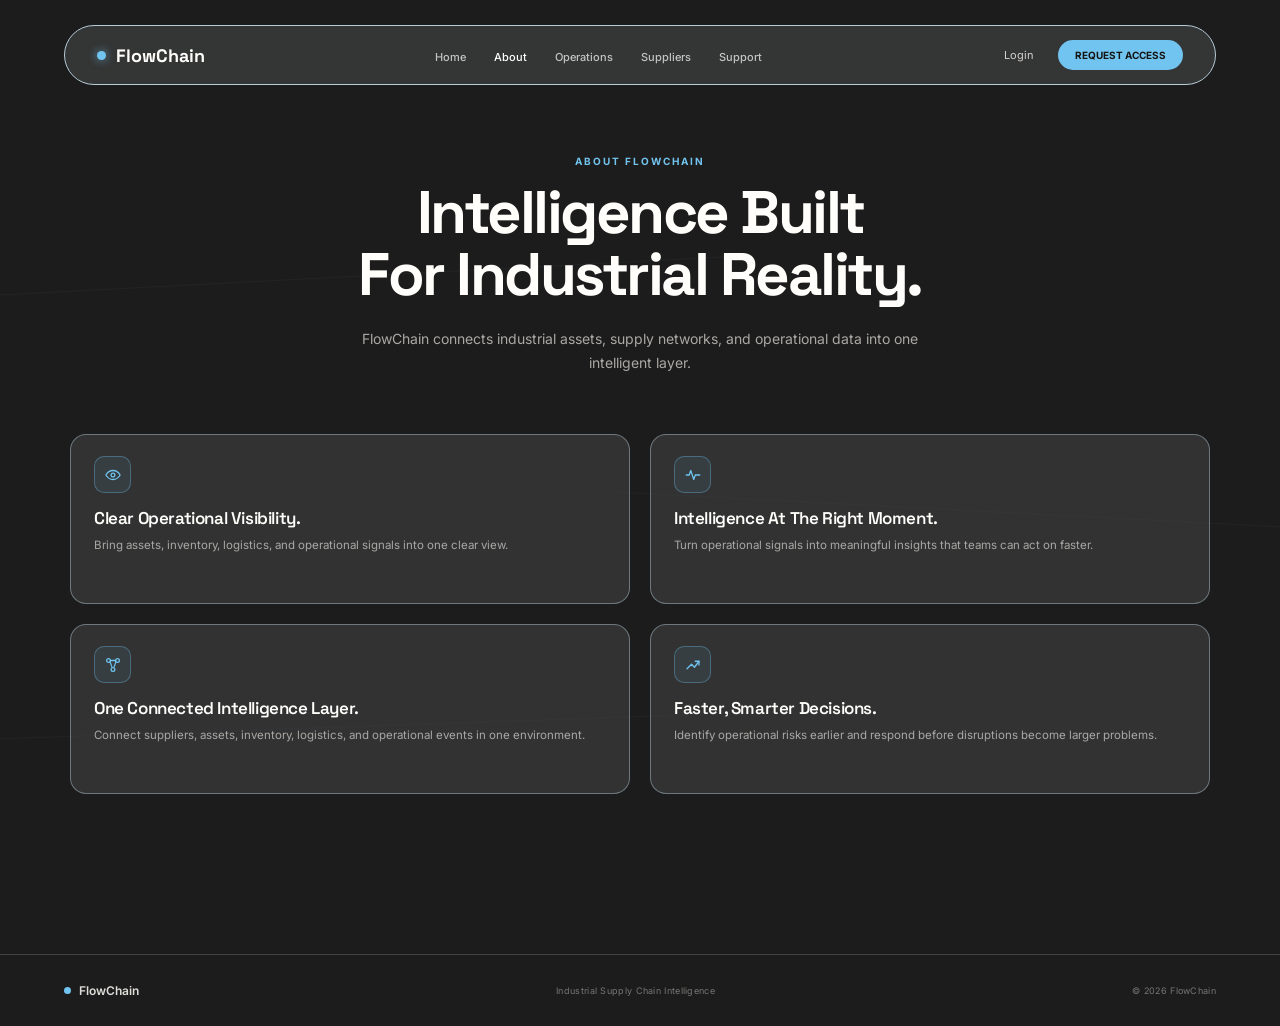
<file: about.html>
<!DOCTYPE html>
<html lang="en">

<head>

<meta charset="UTF-8">

<meta
    name="viewport"
    content="width=device-width, initial-scale=1.0"
>

<title>About FlowChain | Industrial Intelligence</title>


<link rel="preconnect" href="https://fonts.googleapis.com">

<link
    rel="preconnect"
    href="https://fonts.gstatic.com"
    crossorigin
>

<link
    href="https://fonts.googleapis.com/css2?family=Inter:wght@300;400;500;600;700;800&family=Space+Grotesk:wght@400;600;700&display=swap"
    rel="stylesheet"
>


<link rel="stylesheet" href="css/about.css">

</head>


<body>


<!-- =========================================================
     NAVBAR
========================================================= -->

<header class="navbar-glass">

    <a
        href="index.html"
        class="nav-brand"
    >

        <span class="logo-dot"></span>

        <span>
            FlowChain
        </span>

    </a>


    <nav>

        <ul class="nav-links">

            <li>
                <a href="index.html">
                    Home
                </a>
            </li>

            <li>
                <a
                    href="about.html"
                    class="active"
                >
                    About
                </a>
            </li>

            <li>
                <a href="inventory.html">
                    Operations
                </a>
            </li>

            <li>
                <a href="suppliers.html">
                    Suppliers
                </a>
            </li>

            <li>
                <a href="contact.html">
                    Support
                </a>
            </li>

        </ul>

    </nav>


    <div
        class="nav-actions"
        id="navActions"
    >

        <a
            href="login.html"
            class="login"
        >
            Login
        </a>

        <a
            href="register.html"
            class="access"
        >
            REQUEST ACCESS
        </a>

    </div>

</header>


<!-- =========================================================
     BACKGROUND
========================================================= -->

<div class="tech-network">

    <div class="network-line line-a"></div>

    <div class="network-line line-b"></div>

    <div class="network-line line-c"></div>

</div>


<!-- =========================================================
     ABOUT CONTENT
========================================================= -->

<main class="about-container">


    <!-- HERO -->

    <section class="hero-section">

        <div class="hero-label">
            ABOUT FLOWCHAIN
        </div>


        <h1>

            Intelligence Built<br>

            For Industrial Reality.

        </h1>


        <p>

            FlowChain connects industrial assets,
            supply networks, and operational data
            into one intelligent layer.

        </p>

    </section>


    <!-- =====================================================
         INFORMATION CARDS
    ====================================================== -->

    <section class="content-grid">


        <!-- CARD 01 -->

        <article class="info-card">


            <div class="info-icon">

                <svg viewBox="0 0 24 24">

                    <path
                        d="M2.5 12s3.5-6 9.5-6
                        9.5 6 9.5 6-3.5 6-9.5 6
                        -9.5-6-9.5-6z"
                    ></path>

                    <circle
                        cx="12"
                        cy="12"
                        r="2.5"
                    ></circle>

                </svg>

            </div>


            <h2>
                Clear Operational Visibility.
            </h2>


            <p>

                Bring assets, inventory, logistics,
                and operational signals into one
                clear view.

            </p>


        </article>


        <!-- CARD 02 -->

        <article class="info-card">


            <div class="info-icon">

                <svg viewBox="0 0 24 24">

                    <path
                        d="M3 12h4l2-6 4 12
                        2-6h6"
                    ></path>

                </svg>

            </div>


            <h2>
                Intelligence At The Right Moment.
            </h2>


            <p>

                Turn operational signals into
                meaningful insights that teams
                can act on faster.

            </p>


        </article>


        <!-- CARD 03 -->

        <article class="info-card">


            <div class="info-icon">

                <svg viewBox="0 0 24 24">

                    <circle
                        cx="6"
                        cy="6"
                        r="2.5"
                    ></circle>

                    <circle
                        cx="18"
                        cy="6"
                        r="2.5"
                    ></circle>

                    <circle
                        cx="12"
                        cy="18"
                        r="2.5"
                    ></circle>

                    <path
                        d="M8 7.5l2.5 7"
                    ></path>

                    <path
                        d="M16 7.5l-2.5 7"
                    ></path>

                    <path
                        d="M8.5 6h7"
                    ></path>

                </svg>

            </div>


            <h2>
                One Connected Intelligence Layer.
            </h2>


            <p>

                Connect suppliers, assets,
                inventory, logistics, and
                operational events in one environment.

            </p>


        </article>


        <!-- CARD 04 -->

        <article class="info-card">


            <div class="info-icon">

                <svg viewBox="0 0 24 24">

                    <path
                        d="M4 17l6-6
                        4 4 6-8"
                    ></path>

                    <path
                        d="M15 7h5v5"
                    ></path>

                </svg>

            </div>


            <h2>
                Faster, Smarter Decisions.
            </h2>


            <p>

                Identify operational risks earlier
                and respond before disruptions
                become larger problems.

            </p>


        </article>


    </section>


</main>


<!-- =========================================================
     FOOTER
========================================================= -->

<footer class="site-footer">


    <div class="footer-inner">


        <div class="footer-brand">

            <span class="footer-dot"></span>

            <span>
                FlowChain
            </span>

        </div>


        <div class="footer-copy">

            Industrial Supply Chain Intelligence

        </div>


        <div class="footer-year">

            © 2026 FlowChain

        </div>


    </div>


</footer>


<!-- =========================================================
     USER SESSION
========================================================= -->

<script src="js/about.js"></script>


</body>

</html>
</file>
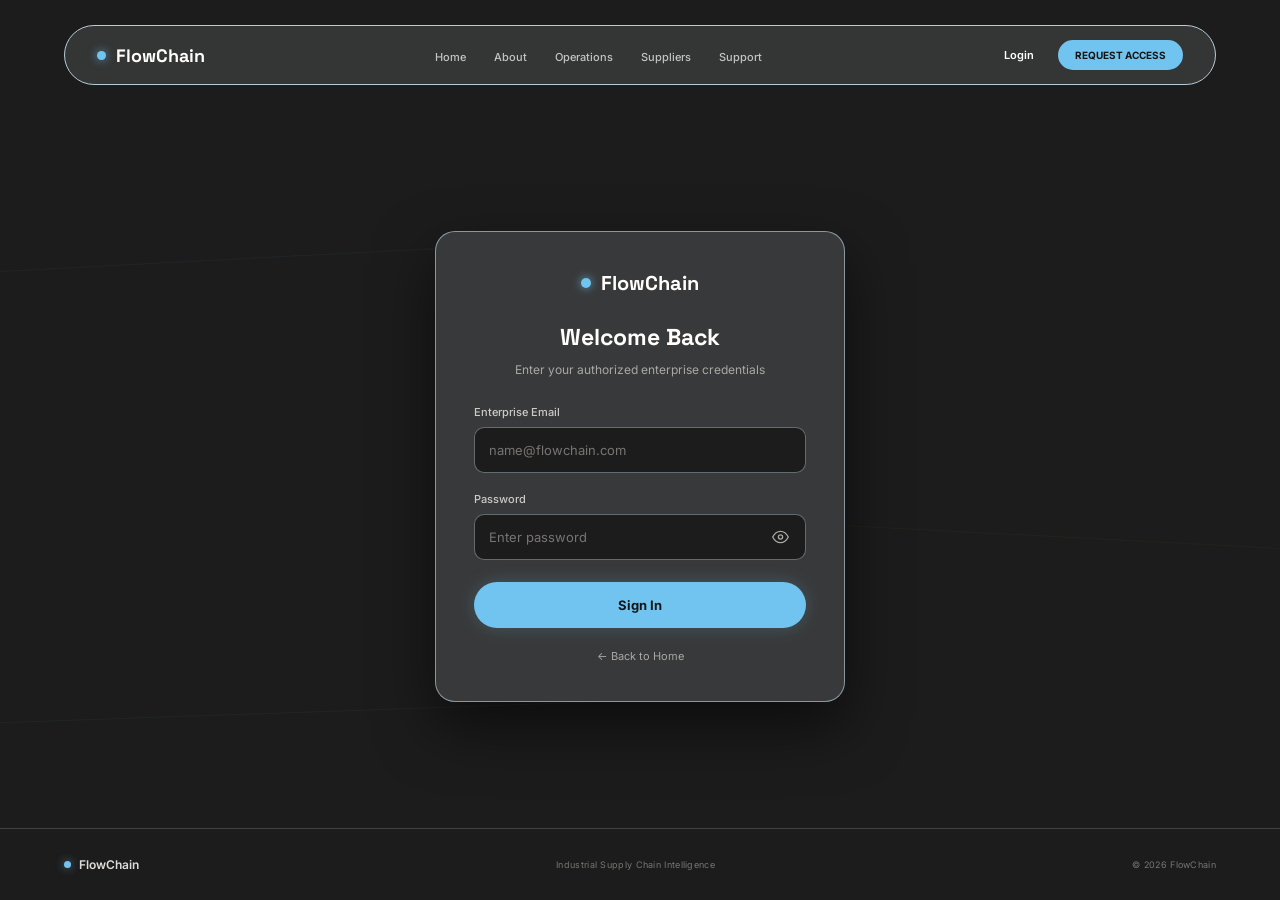
<file: admin-dashboard.html>
<!DOCTYPE html>
<html lang="en">

<head>

<meta charset="UTF-8">

<meta
    name="viewport"
    content="width=device-width, initial-scale=1.0"
>

<title>FlowChain — Admin Dashboard</title>

<link
    rel="preconnect"
    href="https://fonts.googleapis.com"
>

<link
    rel="preconnect"
    href="https://fonts.gstatic.com"
    crossorigin
>

<link
    href="https://fonts.googleapis.com/css2?family=Inter:wght@300;400;500;600;700;800&family=Space+Grotesk:wght@400;600;700&display=swap"
    rel="stylesheet"
>

<link rel="stylesheet" href="css/admin-dashboard.css">

</head>


<body>


<!-- =========================================================
     BACKGROUND
========================================================= -->

<div class="tech-network">

    <div class="network-line line-a"></div>

    <div class="network-line green line-b"></div>

    <div class="network-line line-c"></div>

    <div class="signal s1"></div>

    <div class="signal green s2"></div>

    <div class="signal s3"></div>

</div>


<!-- =========================================================
     NAVBAR
========================================================= -->

<header class="navbar-glass">

    <a
        href="index.html"
        class="nav-brand"
    >

        <div class="logo-dot"></div>

        <span>
            FlowChain
        </span>

    </a>


    <nav>

        <ul class="nav-links">

            <li>
                <a href="index.html">
                    Home
                </a>
            </li>

            <li>
                <a href="about.html">
                    About
                </a>
            </li>

            <li>
                <a href="inventory.html">
                    Operations
                </a>
            </li>

            <li>
                <a href="suppliers.html">
                    Suppliers
                </a>
            </li>

            <li>
                <a href="contact.html">
                    Support
                </a>
            </li>

        </ul>

    </nav>


    <div
        class="nav-actions"
        id="navActions"
    >

        <a
            href="login.html"
            class="btn-login"
        >
            Login
        </a>

        <a
            href="register.html"
            class="btn-access"
        >
            REQUEST ACCESS
        </a>

    </div>

</header>


<!-- =========================================================
     ADMIN DASHBOARD
========================================================= -->

<main class="dashboard-container">


    <!-- HEADER -->

    <section class="dashboard-header">

        <div class="dashboard-title">

            <h1>
                Control Center
            </h1>

            <p>
                Monitor platform activity, supplier performance, and operational requests.
            </p>

        </div>


        <div class="admin-badge">

            <span></span>

            ADMIN ACCESS

        </div>

    </section>


    <!-- =====================================================
         KPI CARDS
    ====================================================== -->

    <section class="kpi-grid">


        <!-- ACTIVE SUPPLIERS -->

        <div class="kpi-card">

            <div class="kpi-top">

                <div class="kpi-icon">

                    <svg viewBox="0 0 24 24">

                        <path d="M3 21h18"></path>

                        <path d="M5 21V8l7-4 7 4v13"></path>

                        <path d="M9 21v-6h6v6"></path>

                    </svg>

                </div>

                <span class="kpi-status">
                    LIVE
                </span>

            </div>

            <div class="kpi-label">
                Active Suppliers
            </div>

            <div class="kpi-value green">
                04
            </div>

        </div>


        <!-- PROCUREMENT -->

        <div class="kpi-card">

            <div class="kpi-top">

                <div class="kpi-icon">

                    <svg viewBox="0 0 24 24">

                        <path d="M12 2v20"></path>

                        <path d="M17 5H9.5a3.5 3.5 0 0 0 0 7h5a3.5 3.5 0 0 1 0 7H6"></path>

                    </svg>

                </div>

                <span class="kpi-status">
                    +8.4%
                </span>

            </div>

            <div class="kpi-label">
                Procurement Volume
            </div>

            <div class="kpi-value">
                $2.4M
            </div>

        </div>


        <!-- PENDING REQUESTS -->

        <div class="kpi-card">

            <div class="kpi-top">

                <div class="kpi-icon">

                    <svg viewBox="0 0 24 24">

                        <path d="M18 8A6 6 0 0 0 6 8c0 7-3 9-3 9h18s-3-2-3-9"></path>

                        <path d="M13.73 21a2 2 0 0 1-3.46 0"></path>

                    </svg>

                </div>

                <span class="kpi-status">
                    ATTENTION
                </span>

            </div>

            <div class="kpi-label">
                Pending Requests
            </div>

            <div
                class="kpi-value orange"
                id="pendingRequestsCount"
            >
                00
            </div>

        </div>


        <!-- PLATFORM UPTIME -->

        <div class="kpi-card">

            <div class="kpi-top">

                <div class="kpi-icon">

                    <svg viewBox="0 0 24 24">

                        <polyline
                            points="22 12 18 12 15 21 9 3 6 12 2 12"
                        ></polyline>

                    </svg>

                </div>

                <span class="kpi-status">
                    STABLE
                </span>

            </div>

            <div class="kpi-label">
                Platform Uptime
            </div>

            <div class="kpi-value green">
                99.98%
            </div>

        </div>


    </section>


    <!-- =====================================================
         MAIN PANELS
    ====================================================== -->

    <section class="dashboard-grid">


        <!-- ACCESS REQUESTS -->

        <div
            class="panel"
            id="accessRequests"
        >

            <div class="panel-header">

                <h2>
                    Access Requests
                </h2>

                <span id="requestSummary">
                    Loading...
                </span>

            </div>


            <div
                class="request-list"
                id="requestList"
            >

                <div class="empty-requests">
                    Loading access requests...
                </div>

            </div>

        </div>


        <!-- SYSTEM STATUS -->

        <div class="panel">

            <div class="panel-header">

                <h2>
                    System Status
                </h2>

                <span>
                    Live
                </span>

            </div>


            <div class="system-list">


                <div class="system-item">

                    <div class="system-name">

                        <span class="system-dot"></span>

                        Platform Core

                    </div>

                    <span class="system-state">
                        Operational
                    </span>

                </div>


                <div class="system-item">

                    <div class="system-name">

                        <span class="system-dot"></span>

                        Telemetry Engine

                    </div>

                    <span class="system-state">
                        Operational
                    </span>

                </div>


                <div class="system-item">

                    <div class="system-name">

                        <span class="system-dot"></span>

                        Supplier Network

                    </div>

                    <span class="system-state">
                        Operational
                    </span>

                </div>


                <div class="system-item">

                    <div class="system-name">

                        <span class="system-dot warning"></span>

                        Notification Service

                    </div>

                    <span class="system-state">
                        Degraded
                    </span>

                </div>


                <div class="system-item">

                    <div class="system-name">

                        <span class="system-dot"></span>

                        Data Processing

                    </div>

                    <span class="system-state">
                        Operational
                    </span>

                </div>


            </div>

        </div>


    </section>


    <!-- =====================================================
         SUPPLIER PERFORMANCE
    ====================================================== -->

    <section class="panel supplier-panel">

        <div class="panel-header">

            <h2>
                Supplier Performance
            </h2>

            <span>
                Last 30 days
            </span>

        </div>


        <table class="supplier-table">

            <thead>

                <tr>

                    <th>
                        Supplier
                    </th>

                    <th>
                        Category
                    </th>

                    <th>
                        Performance
                    </th>

                    <th>
                        Lead Time
                    </th>

                    <th>
                        Status
                    </th>

                    <th></th>

                </tr>

            </thead>


            <tbody>


                <tr>

                    <td>
                        <div class="supplier-name">
                            Apex Heavy Industries
                        </div>
                    </td>

                    <td>
                        <span class="supplier-category">
                            Hydraulic Systems
                        </span>
                    </td>

                    <td>
                        <span class="performance">
                            99.2%
                        </span>
                    </td>

                    <td>
                        3 Days
                    </td>

                    <td>
                        <span class="performance">
                            Verified
                        </span>
                    </td>

                    <td>
                        <a
                            href="supplier-details.html?id=apex"
                            class="view-link"
                        >
                            View
                        </a>
                    </td>

                </tr>


                <tr>

                    <td>
                        <div class="supplier-name">
                            Titanium Core Logistics
                        </div>
                    </td>

                    <td>
                        <span class="supplier-category">
                            Industrial Transport
                        </span>
                    </td>

                    <td>
                        <span class="performance">
                            98.5%
                        </span>
                    </td>

                    <td>
                        5 Days
                    </td>

                    <td>
                        <span class="performance">
                            Verified
                        </span>
                    </td>

                    <td>
                        <a
                            href="supplier-details.html?id=titanium"
                            class="view-link"
                        >
                            View
                        </a>
                    </td>

                </tr>


                <tr>

                    <td>
                        <div class="supplier-name">
                            Gulf Petro-Parts Corp
                        </div>
                    </td>

                    <td>
                        <span class="supplier-category">
                            Refinery Components
                        </span>
                    </td>

                    <td>
                        <span class="performance">
                            99.7%
                        </span>
                    </td>

                    <td>
                        2 Days
                    </td>

                    <td>
                        <span class="performance">
                            Verified
                        </span>
                    </td>

                    <td>
                        <a
                            href="supplier-details.html?id=gulf"
                            class="view-link"
                        >
                            View
                        </a>
                    </td>

                </tr>


                <tr>

                    <td>
                        <div class="supplier-name">
                            Omega Logistics
                        </div>
                    </td>

                    <td>
                        <span class="supplier-category">
                            Secondary Transport
                        </span>
                    </td>

                    <td>
                        <span class="risk">
                            64.5%
                        </span>
                    </td>

                    <td>
                        <span class="risk">
                            14 Days
                        </span>
                    </td>

                    <td>
                        <span class="risk">
                            High Risk
                        </span>
                    </td>

                    <td>
                        <a
                            href="supplier-details.html?id=omega"
                            class="view-link"
                        >
                            Review
                        </a>
                    </td>

                </tr>


            </tbody>

        </table>

    </section>


    <!-- =====================================================
         QUICK ACTIONS — FOUR CARDS
    ====================================================== -->

    <section class="quick-actions">


        <!-- REVIEW REQUESTS -->

        <a
            href="requests.html"
            class="action-card"
        >

            <div class="action-icon">

                <svg viewBox="0 0 24 24">

                    <path
                        d="M21 15a2 2 0 0 1-2 2H8l-5 4V5a2 2 0 0 1 2-2h14a2 2 0 0 1 2 2z"
                    ></path>

                </svg>

            </div>


            <div>

                <div class="action-title">
                    Review Requests
                </div>

                <div class="action-text">
                    Manage pending access
                </div>

            </div>

        </a>


        <!-- SUPPLIER NETWORK -->

        <a
            href="suppliers.html"
            class="action-card"
        >

            <div class="action-icon">

                <svg viewBox="0 0 24 24">

                    <path d="M3 21h18"></path>

                    <path d="M5 21V8l7-4 7 4v13"></path>

                    <path d="M9 21v-6h6v6"></path>

                </svg>

            </div>


            <div>

                <div class="action-title">
                    Supplier Network
                </div>

                <div class="action-text">
                    Manage verified suppliers
                </div>

            </div>

        </a>


        <!-- OPERATIONS -->

        <a
            href="inventory.html"
            class="action-card"
        >

            <div class="action-icon">

                <svg viewBox="0 0 24 24">

                    <path
                        d="M21 16V8a2 2 0 0 0-1-1.73l-7-4a2 2 0 0 0-2 0l-7 4A2 2 0 0 0 3 8v8a2 2 0 0 0 1 1.73l7 4a2 2 0 0 0 2 0l7-4A2 2 0 0 0 21 16z"
                    ></path>

                    <polyline
                        points="3.27 6.96 12 12.01 20.73 6.96"
                    ></polyline>

                    <line
                        x1="12"
                        y1="22.08"
                        x2="12"
                        y2="12"
                    ></line>

                </svg>

            </div>


            <div>

                <div class="action-title">
                    Operations
                </div>

                <div class="action-text">
                    View asset intelligence
                </div>

            </div>

        </a>


        <!-- ANALYTICS -->

        <a
            href="analytics.html"
            class="action-card"
        >

            <div class="action-icon">

                <svg viewBox="0 0 24 24">

                    <line
                        x1="4"
                        y1="19"
                        x2="4"
                        y2="10"
                    ></line>

                    <line
                        x1="10"
                        y1="19"
                        x2="10"
                        y2="5"
                    ></line>

                    <line
                        x1="16"
                        y1="19"
                        x2="16"
                        y2="8"
                    ></line>

                    <line
                        x1="22"
                        y1="19"
                        x2="22"
                        y2="3"
                    ></line>

                </svg>

            </div>


            <div>

                <div class="action-title">
                    Analytics
                </div>

                <div class="action-text">
                    View operational insights
                </div>

            </div>

        </a>


    </section>


</main>


<!-- =========================================================
     FOOTER
========================================================= -->

<footer class="site-footer">

    <div class="footer-inner">

        <div class="footer-brand">

            <span class="footer-dot"></span>

            FlowChain

        </div>


        <div class="footer-copy">
            Industrial Intelligence Platform
        </div>


        <div class="footer-year">
            © 2026 FlowChain
        </div>

    </div>

</footer>


<script src="js/admin-dashboard.js"></script>


</body>

</html>
</file>
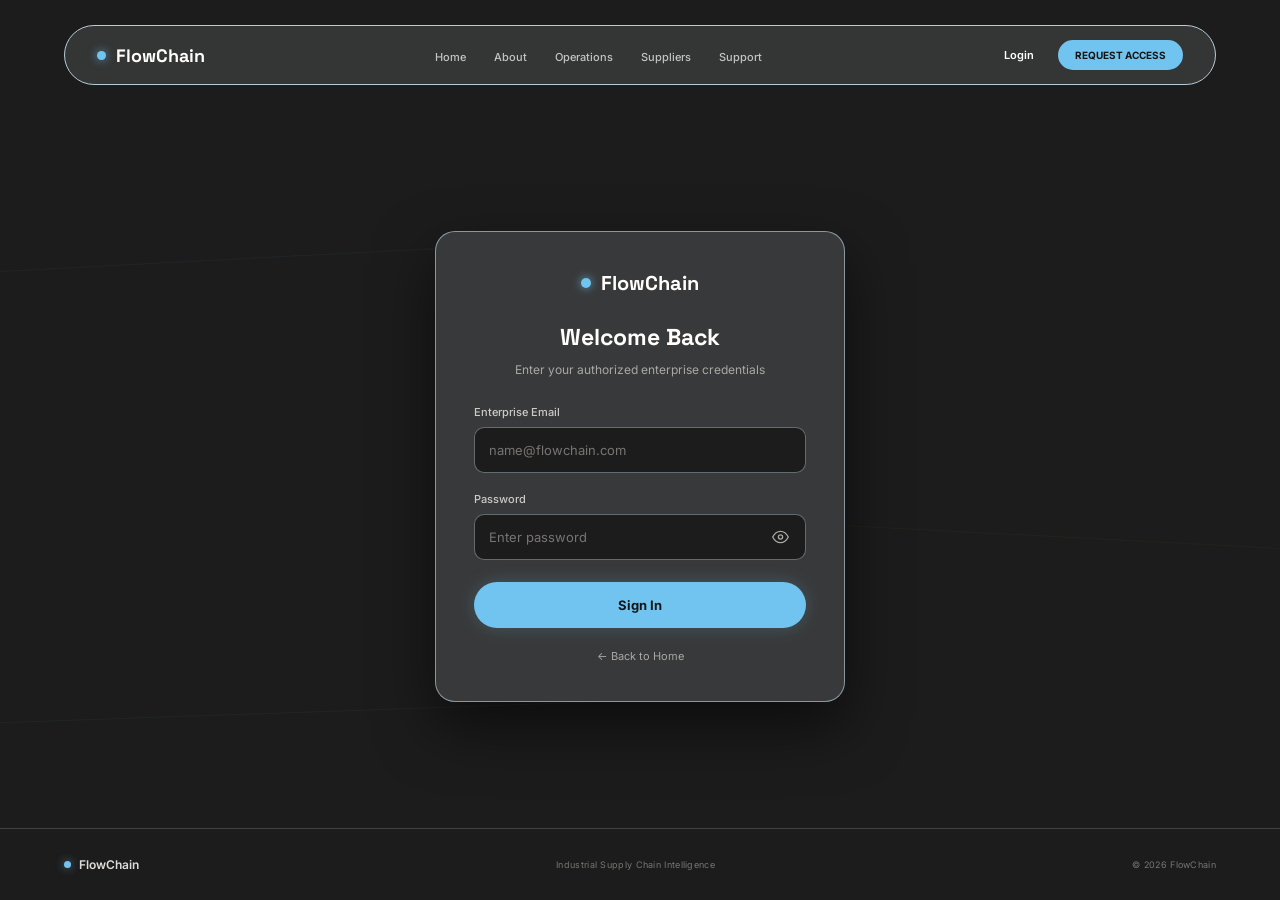
<file: analytics.html>
<!DOCTYPE html>
<html lang="en">

<head>

    <meta charset="UTF-8">
    <meta name="viewport" content="width=device-width, initial-scale=1.0">

    <title>FlowChain | Analytics</title>

    <!-- GOOGLE FONTS -->
    <link rel="preconnect" href="https://fonts.googleapis.com">
    <link rel="preconnect" href="https://fonts.gstatic.com" crossorigin>

    <link
        href="https://fonts.googleapis.com/css2?family=Inter:wght@300;400;500;600;700;800&family=Space+Grotesk:wght@400;600;700&display=swap"
        rel="stylesheet"
    >

    <link rel="stylesheet" href="css/analytics.css">

</head>


<body>


    <!-- =========================
         BACKGROUND NETWORK
    ========================= -->

    <div class="tech-network">

        <div class="network-line line-a"></div>

        <div class="network-line line-b green"></div>

        <div class="network-line line-c"></div>

        <div class="signal s1"></div>

        <div class="signal s2 green"></div>

        <div class="signal s3"></div>

    </div>


    <!-- =========================
         NAVBAR
    ========================= -->

    <header class="navbar-glass">

        <a href="index.html" class="nav-brand">

            <span class="logo-dot"></span>

            <span>
                FlowChain
            </span>

        </a>


        <nav>

            <ul class="nav-links">

                <li>
                    <a href="index.html">
                        Home
                    </a>
                </li>

                <li>
                    <a href="about.html">
                        About
                    </a>
                </li>

                <li>
                    <a href="inventory.html">
                        Operations
                    </a>
                </li>

                <li>
                    <a href="suppliers.html">
                        Suppliers
                    </a>
                </li>

                <li>
                    <a href="analytics.html" class="active">
                        Analytics
                    </a>
                </li>

                <li>
                    <a href="contact.html">
                        Support
                    </a>
                </li>

            </ul>

        </nav>


        <!-- IMPORTANT:
             This is the same navActions system
             used by your Admin Dashboard.
        -->

        <div
            class="nav-actions"
            id="navActions"
        >

            <a
                href="login.html"
                class="btn-login"
            >
                Login
            </a>

            <a
                href="register.html"
                class="btn-access"
            >
                REQUEST ACCESS
            </a>

        </div>

    </header>


    <!-- =========================
         ANALYTICS PAGE
    ========================= -->

    <main class="analytics-container">


        <!-- PAGE TITLE -->

        <section class="analytics-header">

            <div class="analytics-kicker">
                EXECUTIVE INTELLIGENCE
            </div>

            <h1>
                Operational Data.<br>
                Decision Intelligence.
            </h1>

        </section>


        <!-- =========================
             POWER BI DASHBOARD
        ========================= -->

        <section class="dashboard-card">


            <div class="dashboard-header">

                <div class="dashboard-title">
                    FlowChain Operational Intelligence
                </div>


                <div class="dashboard-status">

                    <span class="status-dot"></span>

                    LIVE ANALYTICS

                </div>

            </div>


            <div class="powerbi-frame">

                <iframe
                    title="FlowChain Operational Intelligence"
                    src="https://app.powerbi.com/view?r=eyJrIjoiMjA5ZTVmZDctMzAxMS00YjQwLWIyODItMzUzMzkyOGE0ODNkIiwidCI6IjJkMzE5NGUzLTE2NTQtNDZiZC1iYWUyLWFkMzdiYTExYjBhZSIsImMiOjl9&pageName=Page_6_9a6444f5"
                    frameborder="0"
                    allowfullscreen="true">
                </iframe>

            </div>

        </section>

    </main>


    <!-- =========================
         FOOTER
    ========================= -->

    <footer class="site-footer">

        <div class="footer-inner">

            <div class="footer-brand">

                <span class="footer-dot"></span>

                FlowChain

            </div>


            <div class="footer-copy">

                Industrial Supply Chain Intelligence

            </div>


            <div class="footer-year">

                © 2026 FlowChain

            </div>

        </div>

    </footer>


    <!-- =========================================================
         FLOWCHAIN SESSION SYSTEM
         SAME LOGIC AS ADMIN DASHBOARD
    ========================================================= -->

    <script src="js/analytics.js"></script>


</body>

</html>
</file>
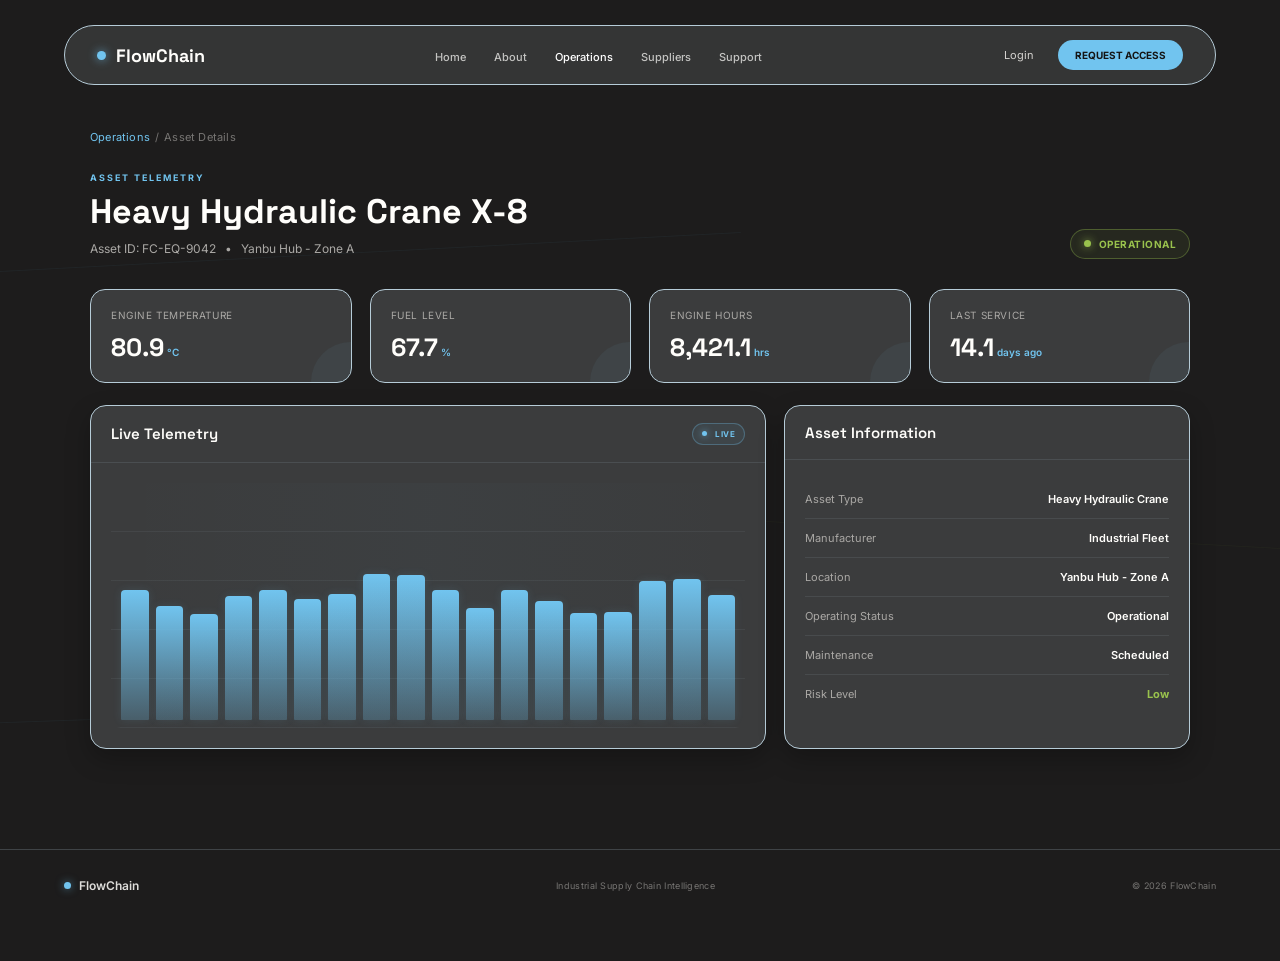
<file: asset-details.html>
<!DOCTYPE html>
<html lang="en">

<head>

<meta charset="UTF-8">

<meta
    name="viewport"
    content="width=device-width, initial-scale=1.0"
>

<title>Asset Details | FlowChain</title>


<link rel="preconnect" href="https://fonts.googleapis.com">

<link
    rel="preconnect"
    href="https://fonts.gstatic.com"
    crossorigin
>

<link
    href="https://fonts.googleapis.com/css2?family=Inter:wght@300;400;500;600;700;800&family=Space+Grotesk:wght@400;600;700&display=swap"
    rel="stylesheet"
>


<link rel="stylesheet" href="css/asset-details.css">

</head>


<body>


<!-- =========================
     BACKGROUND
========================= -->

<div class="tech-network">

    <div class="network-line line-a"></div>

    <div class="network-line line-b green"></div>

    <div class="network-line line-c"></div>

    <div class="signal s1"></div>

    <div class="signal s2 green"></div>

    <div class="signal s3"></div>

</div>


<!-- =========================
     NAVBAR
========================= -->

<header class="navbar-glass">

    <a
        href="index.html"
        class="nav-brand"
    >

        <span class="logo-dot"></span>

        <span>
            FlowChain
        </span>

    </a>


    <nav>

        <ul class="nav-links">

            <li>
                <a href="index.html">
                    Home
                </a>
            </li>

            <li>
                <a href="about.html">
                    About
                </a>
            </li>

            <li>
                <a
                    href="inventory.html"
                    class="active"
                >
                    Operations
                </a>
            </li>

            <li>
                <a href="suppliers.html">
                    Suppliers
                </a>
            </li>

            <li>
                <a href="contact.html">
                    Support
                </a>
            </li>

        </ul>

    </nav>


    <div
        class="nav-actions"
        id="navActions"
    >

        <a
            href="login.html"
            class="btn-login"
        >
            Login
        </a>

        <a
            href="register.html"
            class="btn-access"
        >
            REQUEST ACCESS
        </a>

    </div>

</header>


<!-- =========================
     MAIN
========================= -->

<main class="container">


    <!-- BREADCRUMB -->

    <div class="breadcrumb">

        <a href="inventory.html">
            Operations
        </a>

        <span>/</span>

        <span>
            Asset Details
        </span>

    </div>


    <!-- ASSET HEADER -->

    <section class="asset-header">

        <div>

            <div class="asset-kicker">
                ASSET TELEMETRY
            </div>

            <h1 id="assetName">
                Heavy Hydraulic Crane X-8
            </h1>

            <p id="assetMeta">
                Asset ID: FC-EQ-9042
                &nbsp; • &nbsp;
                Yanbu Hub - Zone A
            </p>

        </div>


        <div class="asset-status">

            <span class="asset-status-dot"></span>

            OPERATIONAL

        </div>

    </section>


    <!-- TELEMETRY CARDS -->

    <section class="telemetry-grid">


        <div class="telemetry-card">

            <div class="telemetry-label">
                Engine Temperature
            </div>

            <div
                class="telemetry-value"
                id="engineTemp"
            >
                82.0

                <span class="telemetry-unit">
                    °C
                </span>
            </div>

        </div>


        <div class="telemetry-card">

            <div class="telemetry-label">
                Fuel Level
            </div>

            <div
                class="telemetry-value"
                id="fuelLevel"
            >
                68.0

                <span class="telemetry-unit">
                    %
                </span>
            </div>

        </div>


        <div class="telemetry-card">

            <div class="telemetry-label">
                Engine Hours
            </div>

            <div
                class="telemetry-value"
                id="engineHours"
            >
                8,421.0

                <span class="telemetry-unit">
                    hrs
                </span>
            </div>

        </div>


        <div class="telemetry-card">

            <div class="telemetry-label">
                Last Service
            </div>

            <div
                class="telemetry-value"
                id="lastService"
            >
                14.0

                <span class="telemetry-unit">
                    days ago
                </span>
            </div>

        </div>


    </section>


    <!-- MAIN PANELS -->

    <section class="asset-grid">


        <!-- LIVE TELEMETRY -->

        <div class="panel">

            <div class="panel-header">

                <h2>
                    Live Telemetry
                </h2>

                <span class="asset-status">

                    <span class="asset-status-dot"></span>

                    LIVE

                </span>

            </div>


            <div class="panel-body">

                <div
                    class="chart"
                    id="telemetryChart"
                >

                    <div
                        class="chart-bar"
                        style="height:42%"
                    ></div>

                    <div
                        class="chart-bar"
                        style="height:48%"
                    ></div>

                    <div
                        class="chart-bar"
                        style="height:53%"
                    ></div>

                    <div
                        class="chart-bar"
                        style="height:47%"
                    ></div>

                    <div
                        class="chart-bar"
                        style="height:61%"
                    ></div>

                    <div
                        class="chart-bar"
                        style="height:57%"
                    ></div>

                    <div
                        class="chart-bar"
                        style="height:64%"
                    ></div>

                    <div
                        class="chart-bar"
                        style="height:58%"
                    ></div>

                    <div
                        class="chart-bar"
                        style="height:69%"
                    ></div>

                    <div
                        class="chart-bar"
                        style="height:63%"
                    ></div>

                    <div
                        class="chart-bar"
                        style="height:74%"
                    ></div>

                    <div
                        class="chart-bar"
                        style="height:70%"
                    ></div>

                    <div
                        class="chart-bar"
                        style="height:78%"
                    ></div>

                    <div
                        class="chart-bar"
                        style="height:73%"
                    ></div>

                    <div
                        class="chart-bar"
                        style="height:81%"
                    ></div>

                    <div
                        class="chart-bar"
                        style="height:76%"
                    ></div>

                    <div
                        class="chart-bar"
                        style="height:84%"
                    ></div>

                    <div
                        class="chart-bar"
                        style="height:79%"
                    ></div>

                </div>

            </div>

        </div>


        <!-- ASSET INFORMATION -->

        <div class="panel">

            <div class="panel-header">

                <h2>
                    Asset Information
                </h2>

            </div>


            <div class="panel-body">

                <div class="detail-list">


                    <div class="detail-item">

                        <span class="detail-label">
                            Asset Type
                        </span>

                        <span
                            class="detail-value"
                            id="assetType"
                        >
                            Heavy Hydraulic Crane
                        </span>

                    </div>


                    <div class="detail-item">

                        <span class="detail-label">
                            Manufacturer
                        </span>

                        <span
                            class="detail-value"
                            id="manufacturer"
                        >
                            Industrial Fleet
                        </span>

                    </div>


                    <div class="detail-item">

                        <span class="detail-label">
                            Location
                        </span>

                        <span
                            class="detail-value"
                            id="assetLocation"
                        >
                            Yanbu Hub
                        </span>

                    </div>


                    <div class="detail-item">

                        <span class="detail-label">
                            Operating Status
                        </span>

                        <span
                            class="detail-value"
                            id="operatingStatus"
                        >
                            Operational
                        </span>

                    </div>


                    <div class="detail-item">

                        <span class="detail-label">
                            Maintenance
                        </span>

                        <span
                            class="detail-value"
                            id="maintenanceStatus"
                        >
                            Scheduled
                        </span>

                    </div>


                    <div class="detail-item">

                        <span class="detail-label">
                            Risk Level
                        </span>

                        <span
                            class="detail-value risk-low"
                            id="riskLevel"
                        >
                            Low
                        </span>

                    </div>


                </div>

            </div>

        </div>


    </section>


</main>


<!-- =========================
     FOOTER
========================= -->

<footer class="site-footer">

    <div class="footer-inner">

        <div class="footer-brand">

            <span class="footer-dot"></span>

            FlowChain

        </div>


        <div class="footer-copy">
            Industrial Supply Chain Intelligence
        </div>


        <div class="footer-year">
            © 2026 FlowChain
        </div>

    </div>

</footer>


<!-- =========================
     LIVE TELEMETRY SYSTEM
========================= -->

<script src="js/asset-details.js"></script>


</body>

</html>
</file>
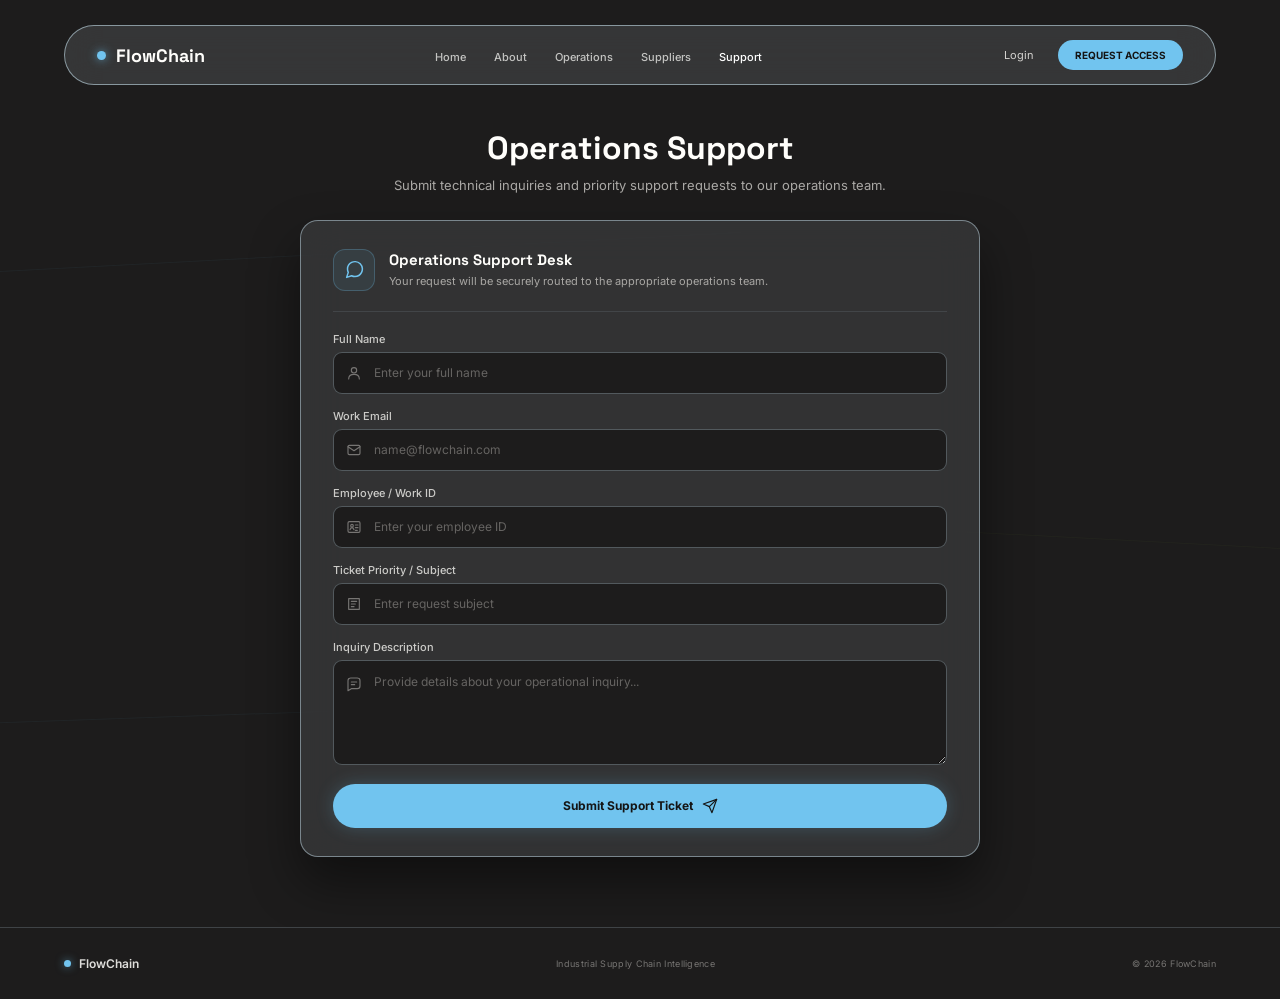
<file: contact.html>
<!DOCTYPE html>
<html lang="en">

<head>

    <meta charset="UTF-8">

    <meta
        name="viewport"
        content="width=device-width, initial-scale=1.0"
    >

    <title>FlowChain | Enterprise Support</title>


    <link rel="preconnect" href="https://fonts.googleapis.com">

    <link
        rel="preconnect"
        href="https://fonts.gstatic.com"
        crossorigin
    >

    <link
        href="https://fonts.googleapis.com/css2?family=Inter:wght@400;500;600;700;800&family=Space+Grotesk:wght@400;600;700&display=swap"
        rel="stylesheet"
    >


    <link rel="stylesheet" href="css/contact.css">

</head>


<body>


    <!-- =========================
         BACKGROUND
    ========================= -->

    <div class="tech-network">

        <div class="network-line line-a"></div>

        <div class="network-line line-b green"></div>

        <div class="network-line line-c"></div>

        <div class="signal s1"></div>

        <div class="signal s2 green"></div>

        <div class="signal s3"></div>

    </div>


    <!-- =========================
         NAVBAR
    ========================= -->

    <header class="navbar-glass">


        <a
            href="index.html"
            class="nav-brand"
        >

            <span class="logo-dot"></span>

            <span>
                FlowChain
            </span>

        </a>


        <nav>

            <ul class="nav-links">

                <li>

                    <a href="index.html">
                        Home
                    </a>

                </li>


                <li>

                    <a href="about.html">
                        About
                    </a>

                </li>


                <li>

                    <a href="inventory.html">
                        Operations
                    </a>

                </li>


                <li>

                    <a href="suppliers.html">
                        Suppliers
                    </a>

                </li>


                <li>

                    <a
                        href="contact.html"
                        class="active"
                    >
                        Support
                    </a>

                </li>

            </ul>

        </nav>


        <div
            class="nav-actions"
            id="navActions"
        >

            <a
                href="login.html"
                class="btn-login"
            >
                Login
            </a>


            <a
                href="register.html"
                class="btn-access"
            >
                REQUEST ACCESS
            </a>

        </div>


    </header>


    <!-- =========================
         CONTENT
    ========================= -->

    <main class="contact-container">


        <div class="page-heading">

            <h1>
                Operations Support
            </h1>

            <p>
                Submit technical inquiries and priority support requests
                to our operations team.
            </p>

        </div>


        <!-- SUPPORT CARD -->

        <section class="card-box">


            <div class="support-intro">


                <div class="support-icon">

                    <svg viewBox="0 0 24 24">

                        <path
                            d="M21 11.5a8.38 8.38 0 0 1-.9 3.8
                            8.5 8.5 0 0 1-7.6 4.7
                            8.38 8.38 0 0 1-3.8-.9
                            L3 21l1.9-5.7
                            A8.38 8.38 0 0 1 4 11.5
                            a8.5 8.5 0 0 1 4.7-7.6
                            8.38 8.38 0 0 1 3.8-.9h.5
                            A8.5 8.5 0 0 1 21 11v.5z">
                        </path>

                    </svg>

                </div>


                <div class="support-intro-text">

                    <h3>
                        Operations Support Desk
                    </h3>

                    <p>
                        Your request will be securely routed to the appropriate operations team.
                    </p>

                </div>


            </div>


            <!-- FORM -->

            <form id="supportForm">


                <div class="form-group">

                    <label for="supportName">
                        Full Name
                    </label>


                    <div class="input-wrapper">


                        <svg
                            class="input-icon"
                            viewBox="0 0 24 24"
                        >

                            <circle
                                cx="12"
                                cy="8"
                                r="4"
                            ></circle>


                            <path
                                d="M4 21c0-4.4 3.6-7 8-7s8 2.6 8 7"
                            ></path>

                        </svg>


                        <input
                            type="text"
                            id="supportName"
                            class="form-control"
                            placeholder="Enter your full name"
                            autocomplete="name"
                            required
                        >


                    </div>

                </div>


                <div class="form-group">

                    <label for="supportEmail">
                        Work Email
                    </label>


                    <div class="input-wrapper">


                        <svg
                            class="input-icon"
                            viewBox="0 0 24 24"
                        >

                            <rect
                                x="3"
                                y="5"
                                width="18"
                                height="14"
                                rx="2"
                            ></rect>


                            <path
                                d="m3 7 9 6 9-6"
                            ></path>

                        </svg>


                        <input
                            type="email"
                            id="supportEmail"
                            class="form-control"
                            placeholder="name@flowchain.com"
                            autocomplete="email"
                            required
                        >


                    </div>

                </div>


                <div class="form-group">

                    <label for="supportId">
                        Employee / Work ID
                    </label>


                    <div class="input-wrapper">


                        <svg
                            class="input-icon"
                            viewBox="0 0 24 24"
                        >

                            <rect
                                x="3"
                                y="4"
                                width="18"
                                height="16"
                                rx="2"
                            ></rect>


                            <circle
                                cx="9"
                                cy="10"
                                r="2"
                            ></circle>


                            <path
                                d="M6 16c.8-2 2-3 3-3s2.2 1 3 3"
                            ></path>


                            <path
                                d="M14 9h4M14 13h4M14 17h3"
                            ></path>

                        </svg>


                        <input
                            type="text"
                            id="supportId"
                            class="form-control"
                            placeholder="Enter your employee ID"
                            required
                        >


                    </div>

                </div>


                <div class="form-group">

                    <label for="supportSubject">
                        Ticket Priority / Subject
                    </label>


                    <div class="input-wrapper">


                        <svg
                            class="input-icon"
                            viewBox="0 0 24 24"
                        >

                            <path
                                d="M4 4h16v16H4z"
                            ></path>


                            <path
                                d="M8 8h8M8 12h6M8 16h4"
                            ></path>

                        </svg>


                        <input
                            type="text"
                            id="supportSubject"
                            class="form-control"
                            placeholder="Enter request subject"
                            required
                        >


                    </div>

                </div>


                <div class="form-group">

                    <label for="supportMessage">
                        Inquiry Description
                    </label>


                    <div class="input-wrapper">


                        <svg
                            class="input-icon textarea-icon"
                            viewBox="0 0 24 24"
                        >

                            <path
                                d="M21 15a4 4 0 0 1-4 4H8l-5 3V7a4 4 0 0 1 4-4h10a4 4 0 0 1 4 4z"
                            ></path>


                            <path
                                d="M8 9h8M8 13h5"
                            ></path>

                        </svg>


                        <textarea
                            id="supportMessage"
                            class="form-control"
                            placeholder="Provide details about your operational inquiry..."
                            required
                        ></textarea>


                    </div>

                </div>


                <button
                    type="submit"
                    class="btn-submit"
                >

                    <span>
                        Submit Support Ticket
                    </span>


                    <svg viewBox="0 0 24 24">

                        <path
                            d="M22 2 11 13"
                        ></path>


                        <path
                            d="m22 2-7 20-4-9-9-4z"
                        ></path>

                    </svg>

                </button>


            </form>


            <!-- SUCCESS -->

            <div
                id="successMessage"
                class="success-message"
            >

                <div class="success-icon">
                    ✓
                </div>


                <h2>
                    Request Submitted Successfully
                </h2>


                <p>
                    Your support request has been successfully received
                    and routed to our operations team. Our team will review
                    your inquiry and contact you shortly.
                </p>


                <div class="success-reference">
                    SUPPORT REQUEST RECEIVED
                </div>


            </div>


        </section>


    </main>


    <!-- =========================
         FOOTER
    ========================= -->

    <footer class="site-footer">


        <div class="footer-inner">


            <div class="footer-brand">

                <span class="footer-dot"></span>

                FlowChain

            </div>


            <div class="footer-copy">
                Industrial Supply Chain Intelligence
            </div>


            <div class="footer-year">
                © 2026 FlowChain
            </div>


        </div>


    </footer>



    <!-- =========================
         SUPPORT FORM + USER NAV
    ========================= -->

    <script src="js/contact.js"></script>


</body>

</html>
</file>
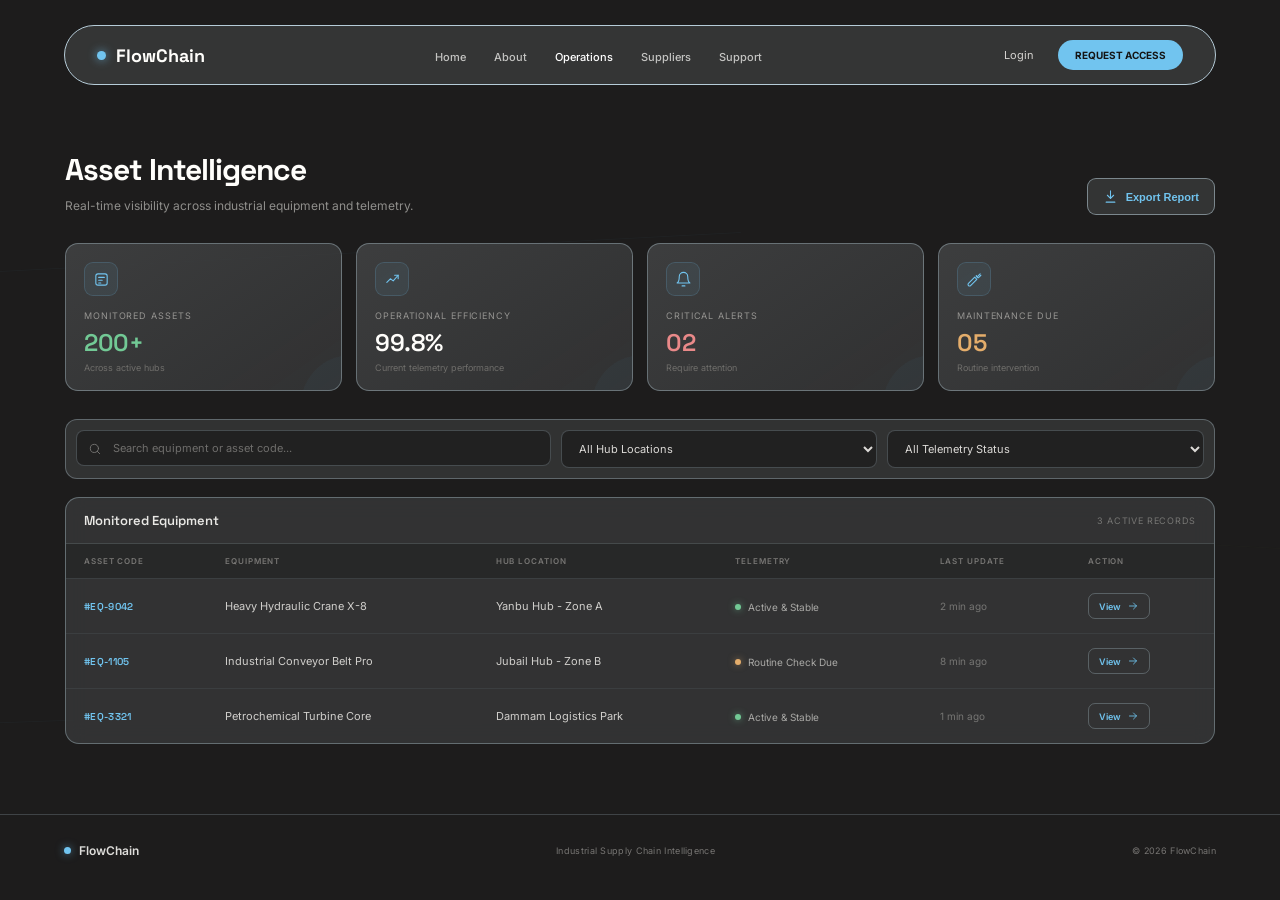
<file: inventory.html>
<!DOCTYPE html>
<html lang="en">

<head>

    <meta charset="UTF-8">

    <meta
        name="viewport"
        content="width=device-width, initial-scale=1.0"
    >

    <title>FlowChain | Asset Intelligence</title>


    <!-- GOOGLE FONTS -->

    <link rel="preconnect" href="https://fonts.googleapis.com">

    <link
        rel="preconnect"
        href="https://fonts.gstatic.com"
        crossorigin
    >

    <link
        href="https://fonts.googleapis.com/css2?family=Inter:wght@300;400;500;600;700;800&family=Space+Grotesk:wght@400;500;600;700&display=swap"
        rel="stylesheet"
    >


    <link rel="stylesheet" href="css/inventory.css">

</head>


<body>


    <!-- =========================================================
         NAVBAR
    ========================================================= -->

    <header class="navbar-glass">


        <a
            href="index.html"
            class="nav-brand"
        >

            <span class="logo-dot"></span>

            <span>
                FlowChain
            </span>

        </a>


        <nav>

            <ul class="nav-links">


                <li>

                    <a href="index.html">
                        Home
                    </a>

                </li>


                <li>

                    <a href="about.html">
                        About
                    </a>

                </li>


                <li>

                    <a
                        href="inventory.html"
                        class="active"
                    >
                        Operations
                    </a>

                </li>


                <li>

                    <a href="suppliers.html">
                        Suppliers
                    </a>

                </li>


                <li>

                    <a href="contact.html">
                        Support
                    </a>

                </li>


            </ul>

        </nav>


        <!--
            THIS AREA WILL AUTOMATICALLY CHANGE
            TO:

            Welcome, Dana Alhazmi    Logout

            OR THE CURRENT EMPLOYEE NAME.
        -->

        <div
            class="nav-actions"
            id="navActions"
        >

            <a
                href="login.html"
                class="login"
            >
                Login
            </a>


            <a
                href="register.html"
                class="access"
            >
                REQUEST ACCESS
            </a>

        </div>


    </header>



    <!-- =========================================================
         BACKGROUND
    ========================================================= -->

    <div class="tech-network">

        <div class="network-line line-a"></div>

        <div class="network-line line-b green"></div>

        <div class="network-line line-c"></div>

        <div class="signal s1"></div>

        <div class="signal green s2"></div>

        <div class="signal s3"></div>

    </div>



    <!-- =========================================================
         MAIN
    ========================================================= -->

    <main class="container">


        <!-- HEADER -->

        <div class="header-row">


            <div class="page-title">

                <h1>
                    Asset Intelligence
                </h1>


                <p>
                    Real-time visibility across industrial equipment and telemetry.
                </p>

            </div>



            <!-- EXPORT -->

            <div class="export-wrapper">


                <button
                    class="btn-export"
                    type="button"
                >

                    <svg
                        class="export-icon"
                        viewBox="0 0 24 24"
                    >

                        <path d="M12 3v12"></path>

                        <path d="M7 10l5 5 5-5"></path>

                        <path d="M5 21h14"></path>

                    </svg>


                    Export Report

                </button>



                <div class="export-dropdown">


                    <a
                        href="#"
                        onclick="alert('Downloading PDF Report...'); return false;"
                    >
                        Export as PDF
                    </a>


                    <a
                        href="#"
                        onclick="alert('Downloading Excel Sheet...'); return false;"
                    >
                        Export as Excel
                    </a>


                </div>

            </div>


        </div>



        <!-- =====================================================
             KPI
        ====================================================== -->

        <section class="kpi-grid">


            <!-- ASSETS -->

            <div class="kpi-card">


                <div class="card-icon-wrap">

                    <svg
                        class="card-icon"
                        viewBox="0 0 24 24"
                    >

                        <rect
                            x="4"
                            y="4"
                            width="16"
                            height="16"
                            rx="3"
                        ></rect>

                        <path d="M8 9h8"></path>

                        <path d="M8 13h5"></path>

                        <path d="M8 17h3"></path>

                    </svg>

                </div>


                <div class="kpi-label">
                    Monitored Assets
                </div>


                <div class="kpi-value green">
                    200+
                </div>


                <div class="kpi-sub">
                    Across active hubs
                </div>


            </div>



            <!-- EFFICIENCY -->

            <div class="kpi-card">


                <div class="card-icon-wrap">

                    <svg
                        class="card-icon"
                        viewBox="0 0 24 24"
                    >

                        <path d="M4 16l5-5 4 3 7-8"></path>

                        <path d="M15 6h5v5"></path>

                    </svg>

                </div>


                <div class="kpi-label">
                    Operational Efficiency
                </div>


                <div class="kpi-value">
                    99.8%
                </div>


                <div class="kpi-sub">
                    Current telemetry performance
                </div>


            </div>



            <!-- ALERTS -->

            <div class="kpi-card">


                <div class="card-icon-wrap">

                    <svg
                        class="card-icon"
                        viewBox="0 0 24 24"
                    >

                        <path d="M18 8a6 6 0 0 0-12 0c0 7-3 9-3 9h18s-3-2-3-9"></path>

                        <path d="M10 21h4"></path>

                    </svg>

                </div>


                <div class="kpi-label">
                    Critical Alerts
                </div>


                <div class="kpi-value red">
                    02
                </div>


                <div class="kpi-sub">
                    Require attention
                </div>


            </div>



            <!-- MAINTENANCE -->

            <div class="kpi-card">


                <div class="card-icon-wrap">

                    <svg
                        class="card-icon"
                        viewBox="0 0 24 24"
                    >

                        <path d="M14.7 6.3a1 1 0 0 0 0 1.4l1.6 1.6a1 1 0 0 0 1.4 0L21 6"></path>

                        <path d="M20 4l-4 4"></path>

                        <path d="M3.5 20.5a2.1 2.1 0 0 0 3 0l8.8-8.8-3-3-8.8 8.8a2.1 2.1 0 0 0 0 3z"></path>

                    </svg>

                </div>


                <div class="kpi-label">
                    Maintenance Due
                </div>


                <div class="kpi-value orange">
                    05
                </div>


                <div class="kpi-sub">
                    Routine intervention
                </div>


            </div>


        </section>



        <!-- =====================================================
             FILTERS
        ====================================================== -->

        <section class="filter-toolbar">


            <!-- SEARCH -->

            <div class="filter-field">


                <svg
                    class="filter-icon"
                    viewBox="0 0 24 24"
                >

                    <circle
                        cx="11"
                        cy="11"
                        r="7"
                    ></circle>

                    <path d="m20 20-4-4"></path>

                </svg>


                <input
                    type="text"
                    placeholder="Search equipment or asset code..."
                >


            </div>



            <!-- HUB -->

            <div class="filter-field">


                <select>

                    <option value="">
                        All Hub Locations
                    </option>

                    <option>
                        Yanbu Hub - Zone A
                    </option>

                    <option>
                        Jubail Hub - Zone B
                    </option>

                    <option>
                        Riyadh Hub - Zone C
                    </option>

                </select>


            </div>



            <!-- STATUS -->

            <div class="filter-field">


                <select>

                    <option value="">
                        All Telemetry Status
                    </option>

                    <option>
                        Active & Stable
                    </option>

                    <option>
                        Routine Check Due
                    </option>

                </select>


            </div>


        </section>



        <!-- =====================================================
             TABLE
        ====================================================== -->

        <section class="table-container">


            <div class="table-header">


                <div class="table-title">
                    Monitored Equipment
                </div>


                <div class="table-count">
                    3 Active Records
                </div>


            </div>



            <table>


                <thead>

                    <tr>

                        <th>
                            Asset Code
                        </th>

                        <th>
                            Equipment
                        </th>

                        <th>
                            Hub Location
                        </th>

                        <th>
                            Telemetry
                        </th>

                        <th>
                            Last Update
                        </th>

                        <th>
                            Action
                        </th>

                    </tr>

                </thead>



                <tbody>


                    <!-- ROW 1 -->

                    <tr>


                        <td>

                            <span class="code-tag">
                                #EQ-9042
                            </span>

                        </td>


                        <td>
                            Heavy Hydraulic Crane X-8
                        </td>


                        <td>
                            Yanbu Hub - Zone A
                        </td>


                        <td>

                            <span class="status-wrapper">

                                <span class="status-dot green"></span>

                                <span class="status-text">
                                    Active & Stable
                                </span>

                            </span>

                        </td>


                        <td>

                            <span class="last-update">
                                2 min ago
                            </span>

                        </td>


                        <td>

                            <a
                                href="asset-details.html?id=EQ-9042"
                                class="btn-telemetry"
                            >

                                View

                                <svg
                                    class="telemetry-icon"
                                    viewBox="0 0 24 24"
                                >

                                    <path d="M5 12h14"></path>

                                    <path d="m13 6 6 6-6 6"></path>

                                </svg>

                            </a>

                        </td>


                    </tr>



                    <!-- ROW 2 -->

                    <tr>


                        <td>

                            <span class="code-tag">
                                #EQ-1105
                            </span>

                        </td>


                        <td>
                            Industrial Conveyor Belt Pro
                        </td>


                        <td>
                            Jubail Hub - Zone B
                        </td>


                        <td>

                            <span class="status-wrapper">

                                <span class="status-dot orange"></span>

                                <span class="status-text">
                                    Routine Check Due
                                </span>

                            </span>

                        </td>


                        <td>

                            <span class="last-update">
                                8 min ago
                            </span>

                        </td>


                        <td>

                            <a
                                href="asset-details.html?id=EQ-1105"
                                class="btn-telemetry"
                            >

                                View

                                <svg
                                    class="telemetry-icon"
                                    viewBox="0 0 24 24"
                                >

                                    <path d="M5 12h14"></path>

                                    <path d="m13 6 6 6-6 6"></path>

                                </svg>

                            </a>

                        </td>


                    </tr>



                    <!-- ROW 3 -->

                    <tr>


                        <td>

                            <span class="code-tag">
                                #EQ-3321
                            </span>

                        </td>


                        <td>
                            Petrochemical Turbine Core
                        </td>


                        <td>
                            Dammam Logistics Park
                        </td>


                        <td>

                            <span class="status-wrapper">

                                <span class="status-dot green"></span>

                                <span class="status-text">
                                    Active & Stable
                                </span>

                            </span>

                        </td>


                        <td>

                            <span class="last-update">
                                1 min ago
                            </span>

                        </td>


                        <td>

                            <a
                                href="asset-details.html?id=EQ-3321"
                                class="btn-telemetry"
                            >

                                View

                                <svg
                                    class="telemetry-icon"
                                    viewBox="0 0 24 24"
                                >

                                    <path d="M5 12h14"></path>

                                    <path d="m13 6 6 6-6 6"></path>

                                </svg>

                            </a>

                        </td>


                    </tr>


                </tbody>


            </table>


        </section>


    </main>



    <!-- =========================================================
         FOOTER
    ========================================================= -->

    <footer class="site-footer">


        <div class="footer-inner">


            <div class="footer-brand">

                <span class="footer-dot"></span>

                <span>
                    FlowChain
                </span>

            </div>


            <div class="footer-copy">
                Industrial Supply Chain Intelligence
            </div>


            <div class="footer-year">
                © 2026 FlowChain
            </div>


        </div>


    </footer>



    <!-- =========================================================
         FLOWCHAIN LOGIN / USER NAVIGATION
    ========================================================= -->

    <script src="js/inventory.js"></script>


</body>

</html>
</file>
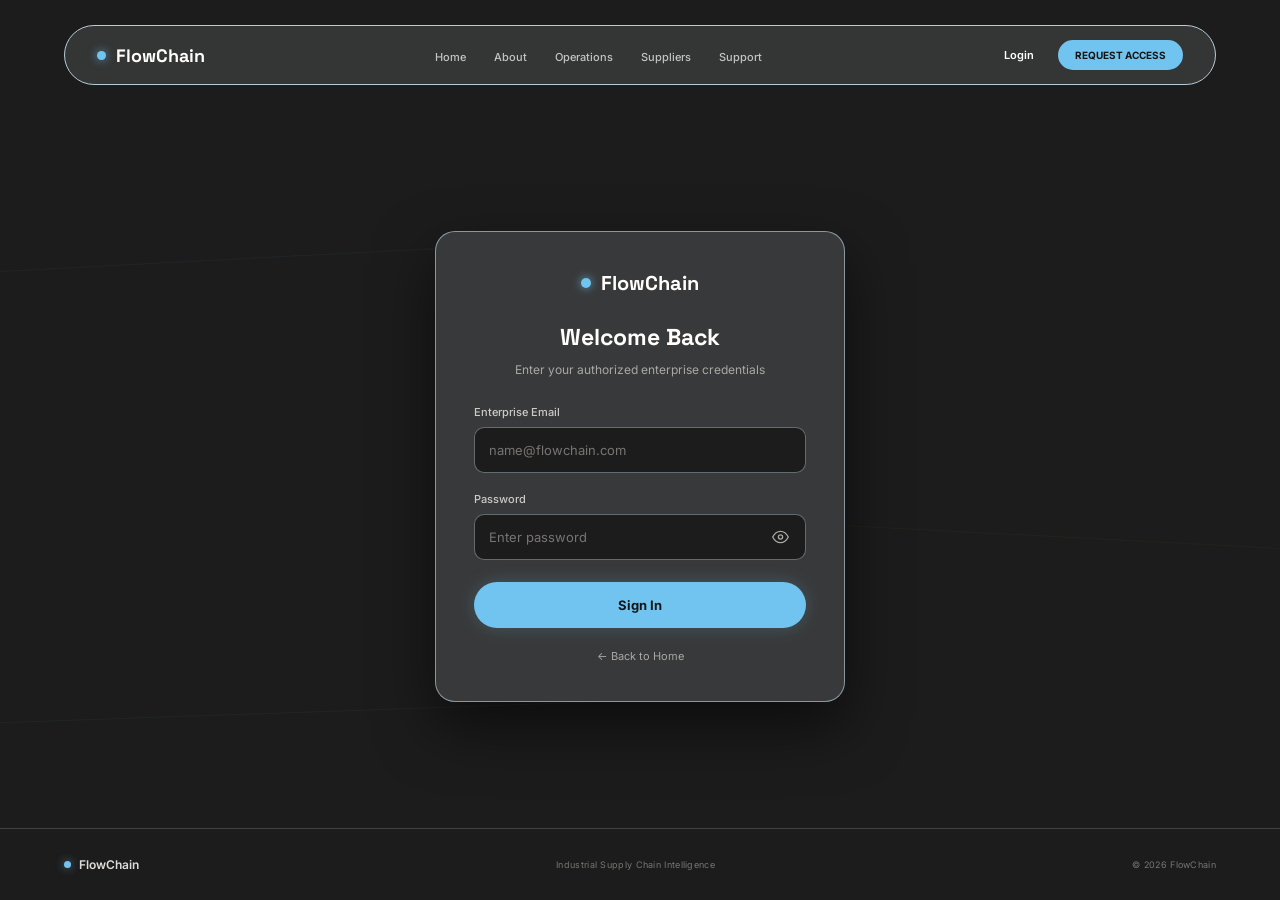
<file: login.html>
<!DOCTYPE html>
<html lang="en">

<head>

<meta charset="UTF-8">

<meta
    name="viewport"
    content="width=device-width, initial-scale=1.0"
>

<title>Login | FlowChain</title>


<link
    rel="preconnect"
    href="https://fonts.googleapis.com"
>

<link
    rel="preconnect"
    href="https://fonts.gstatic.com"
    crossorigin
>

<link
    href="https://fonts.googleapis.com/css2?family=Inter:wght@300;400;500;600;700;800&family=Space+Grotesk:wght@400;600;700&display=swap"
    rel="stylesheet"
>


<link rel="stylesheet" href="css/login.css">

</head>


<body>


<!-- BACKGROUND NETWORK -->

<div class="tech-network">

    <div class="network-line line-a"></div>

    <div class="network-line line-b green"></div>

    <div class="network-line line-c"></div>

    <div class="signal s1"></div>

    <div class="signal s2 green"></div>

    <div class="signal s3"></div>

</div>


<!-- NAVBAR -->

<header class="navbar-glass">

    <a
        href="index.html"
        class="nav-brand"
    >

        <span class="logo-dot"></span>

        <span>
            FlowChain
        </span>

    </a>


    <nav>

        <ul class="nav-links">

            <li>
                <a href="index.html">
                    Home
                </a>
            </li>

            <li>
                <a href="about.html">
                    About
                </a>
            </li>

            <li>
                <a href="inventory.html">
                    Operations
                </a>
            </li>

            <li>
                <a href="suppliers.html">
                    Suppliers
                </a>
            </li>

            <li>
                <a href="contact.html">
                    Support
                </a>
            </li>

        </ul>

    </nav>


    <div class="nav-actions">

        <a
            href="login.html"
            class="login active"
        >
            Login
        </a>

        <a
            href="register.html"
            class="access"
        >
            REQUEST ACCESS
        </a>

    </div>

</header>


<!-- LOGIN -->

<main class="login-wrapper">

    <div class="login-card">


        <div class="logo-area">

            <span class="logo-dot"></span>

            <span>
                FlowChain
            </span>

        </div>


        <h2>
            Welcome Back
        </h2>


        <p class="subtitle">
            Enter your authorized enterprise credentials
        </p>


        <div id="error-msg">
            Invalid email address or password. Please try again.
        </div>


        <form
            id="login-form"
            onsubmit="handleLogin(event)"
        >

            <div class="form-group">

                <label for="email-input">
                    Enterprise Email
                </label>

                <input
                    type="email"
                    id="email-input"
                    placeholder="name@flowchain.com"
                    autocomplete="username"
                    required
                >

            </div>


            <div class="form-group">

                <label for="password">
                    Password
                </label>

                <div class="input-box">

                    <input
                        type="password"
                        id="password"
                        placeholder="Enter password"
                        autocomplete="current-password"
                        required
                    >


                    <button
                        type="button"
                        class="toggle-password"
                        onclick="togglePassword()"
                        aria-label="Show or hide password"
                    >

                        <svg
                            viewBox="0 0 24 24"
                            fill="none"
                            stroke="currentColor"
                            stroke-width="1.8"
                            stroke-linecap="round"
                            stroke-linejoin="round"
                        >

                            <path
                                d="M1 12s4-8 11-8 11 8 11 8-4 8-11 8-11-8-11-8z"
                            ></path>

                            <circle
                                cx="12"
                                cy="12"
                                r="3"
                            ></circle>

                        </svg>

                    </button>

                </div>

            </div>


            <button
                type="submit"
                class="btn-submit"
            >
                Sign In
            </button>

        </form>


        <a
            href="index.html"
            class="back-link"
        >
            ← Back to Home
        </a>


    </div>

</main>


<!-- FOOTER -->

<footer class="site-footer">

    <div class="footer-inner">

        <div class="footer-brand">

            <span class="footer-dot"></span>

            <span>
                FlowChain
            </span>

        </div>


        <div class="footer-copy">
            Industrial Supply Chain Intelligence
        </div>


        <div class="footer-year">
            © 2026 FlowChain
        </div>

    </div>

</footer>


<!-- FLOWCHAIN AUTHENTICATION SYSTEM -->

<script src="js/login.js"></script>


</body>

</html>
</file>
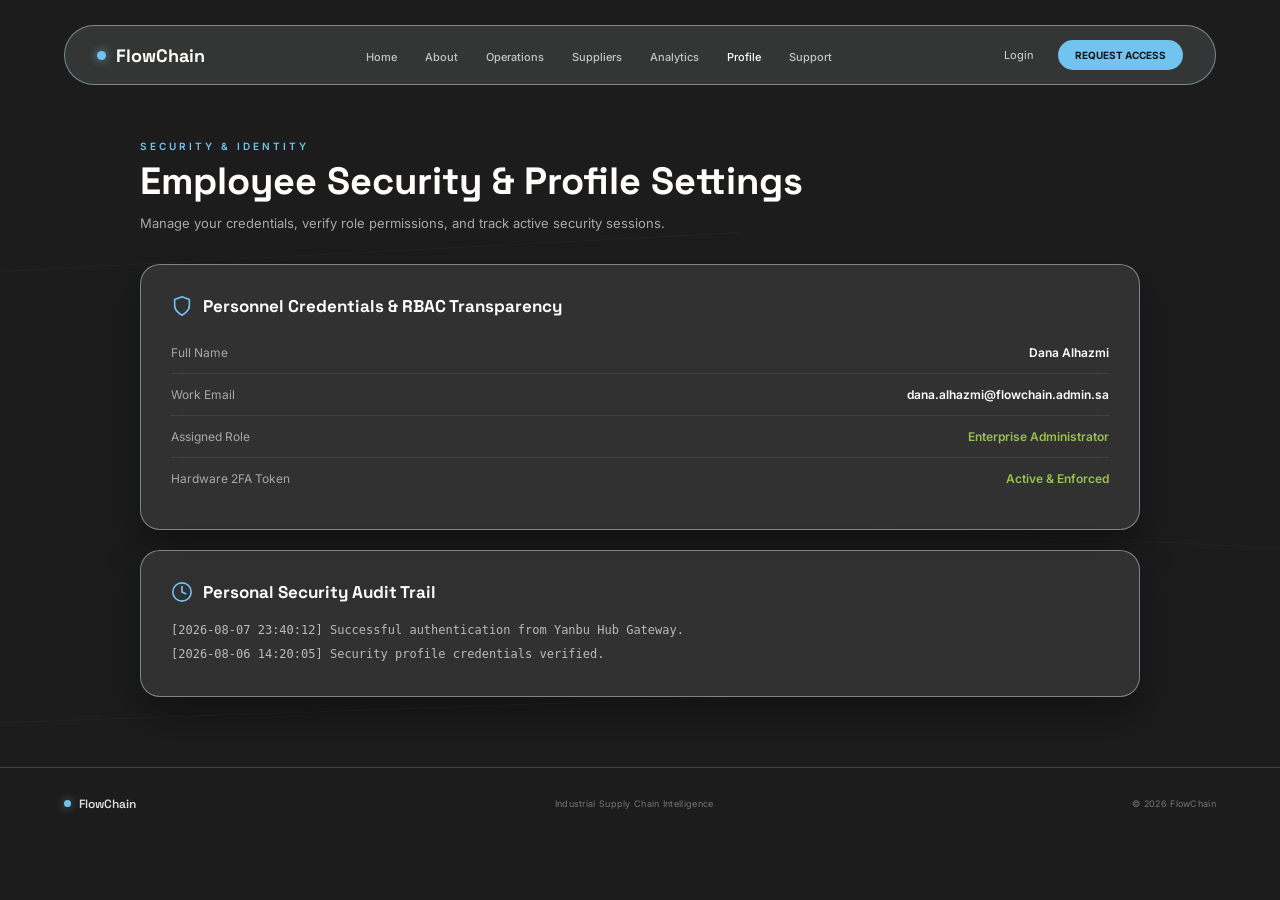
<file: profile.html>
<!DOCTYPE html>
<html lang="en">
<head>

    <meta charset="UTF-8">
    <meta name="viewport" content="width=device-width, initial-scale=1.0">

    <title>Profile | FlowChain</title>

    <link rel="preconnect" href="https://fonts.googleapis.com">
    <link rel="preconnect" href="https://fonts.gstatic.com" crossorigin>

    <link href="https://fonts.googleapis.com/css2?family=Inter:wght@400;500;600;700;800&family=Space+Grotesk:wght@400;600;700&display=swap" rel="stylesheet">

    <link rel="stylesheet" href="css/profile.css">

</head>

<body>


    <!-- ========================================
         BACKGROUND
    ======================================== -->

    <div class="tech-network">

        <div class="network-line line-a"></div>

        <div class="network-line line-b green"></div>

        <div class="network-line line-c"></div>

        <div class="signal s1"></div>

        <div class="signal s2 green"></div>

        <div class="signal s3"></div>

    </div>



    <!-- ========================================
         HEADER
    ======================================== -->

    <header class="navbar-glass">

        <a href="index.html" class="nav-brand">

            <span class="logo-dot"></span>

            FlowChain

        </a>


        <nav>

            <ul class="nav-links">

                <li>
                    <a href="index.html">
                        Home
                    </a>
                </li>

                <li>
                    <a href="about.html">
                        About
                    </a>
                </li>

                <li>
                    <a href="inventory.html">
                        Operations
                    </a>
                </li>

                <li>
                    <a href="suppliers.html">
                        Suppliers
                    </a>
                </li>

                <li>
                    <a href="analytics.html">
                        Analytics
                    </a>
                </li>

                <li>
                    <a href="profile.html" class="active">
                        Profile
                    </a>
                </li>

                <li>
                    <a href="contact.html">
                        Support
                    </a>
                </li>

            </ul>

        </nav>


        <div class="nav-actions">

            <a href="login.html" class="btn-login">
                Login
            </a>

            <a href="register.html" class="btn-access">
                REQUEST ACCESS
            </a>

        </div>

    </header>



    <!-- ========================================
         MAIN CONTENT
    ======================================== -->

    <main class="profile-container">


        <section class="page-heading">

            <div class="eyebrow">
                SECURITY & IDENTITY
            </div>

            <h1>
                Employee Security & Profile Settings
            </h1>

            <p>
                Manage your credentials, verify role permissions,
                and track active security sessions.
            </p>

        </section>



        <!-- PERSONNEL CARD -->

        <section class="card-box">

            <h3>

                <svg class="card-icon" viewBox="0 0 24 24">

                    <path d="M12 22s8-4 8-10V5l-8-3-8 3v7c0 6 8 10 8 10z"></path>

                </svg>

                Personnel Credentials & RBAC Transparency

            </h3>


            <div class="info-row">

                <span class="info-label">
                    Full Name
                </span>

                <span class="info-val">
                    Dana Alhazmi
                </span>

            </div>


            <div class="info-row">

                <span class="info-label">
                    Work Email
                </span>

                <span class="info-val">
                    dana.alhazmi@flowchain.admin.sa
                </span>

            </div>


            <div class="info-row">

                <span class="info-label">
                    Assigned Role
                </span>

                <span class="info-val status-good">
                    Enterprise Administrator
                </span>

            </div>


            <div class="info-row">

                <span class="info-label">
                    Hardware 2FA Token
                </span>

                <span class="info-val status-good">
                    Active & Enforced
                </span>

            </div>

        </section>



        <!-- SECURITY AUDIT CARD -->

        <section class="card-box">

            <h3>

                <svg class="card-icon" viewBox="0 0 24 24">

                    <circle cx="12" cy="12" r="10"></circle>

                    <polyline points="12 6 12 12 16 14"></polyline>

                </svg>

                Personal Security Audit Trail

            </h3>


            <div class="audit-log">

                [2026-08-07 23:40:12]
                Successful authentication from Yanbu Hub Gateway.

                <br>

                [2026-08-06 14:20:05]
                Security profile credentials verified.

            </div>

        </section>


    </main>



    <!-- ========================================
         FOOTER
    ======================================== -->

    <footer class="site-footer">

        <div class="footer-inner">

            <div class="footer-brand">

                <span class="footer-dot"></span>

                FlowChain

            </div>


            <div class="footer-copy">

                Industrial Supply Chain Intelligence

            </div>


            <div class="footer-year">

                © 2026 FlowChain

            </div>

        </div>

    </footer>


</body>
</html>
</file>
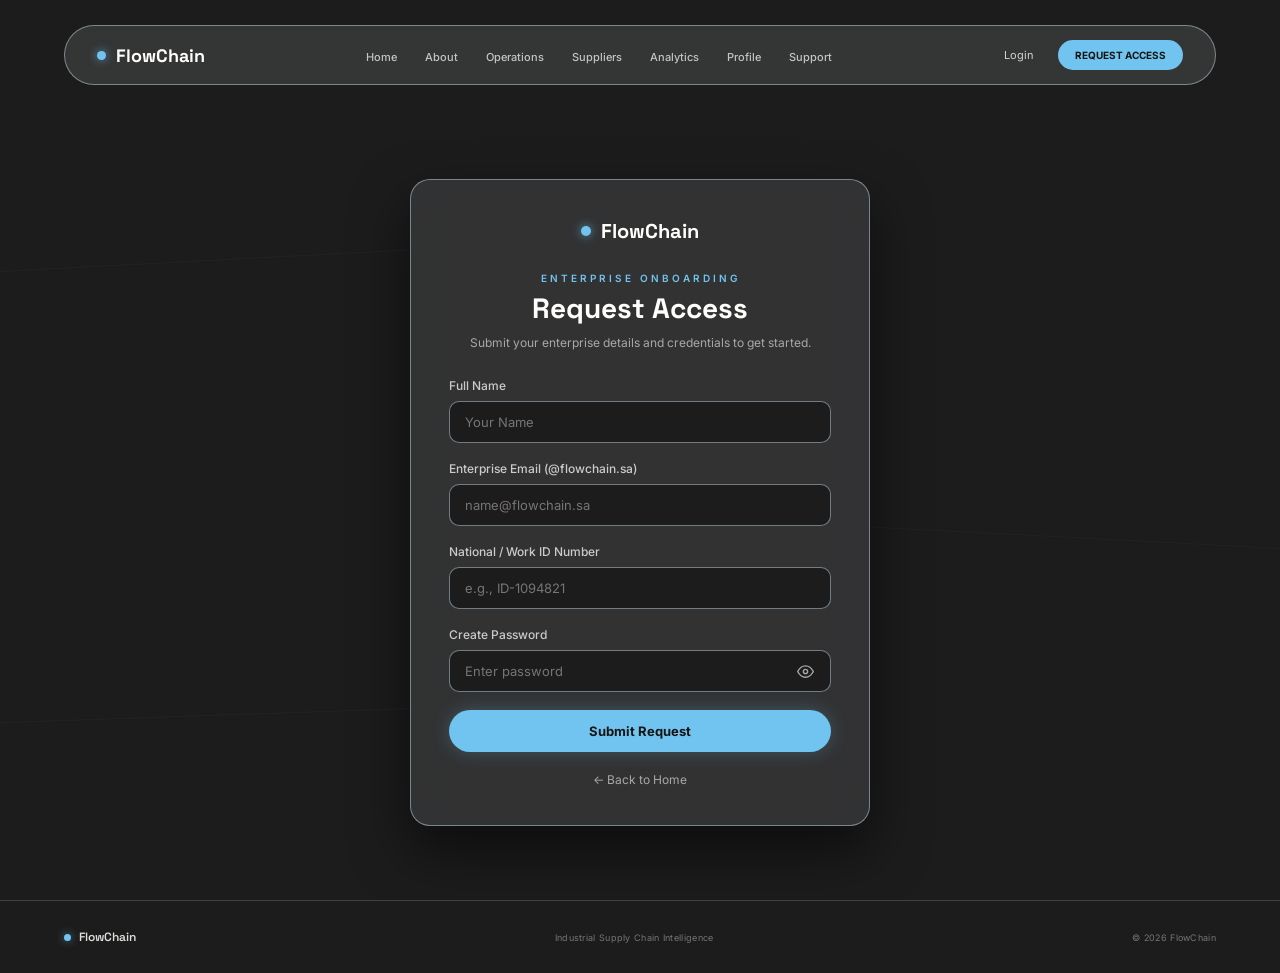
<file: register.html>
<!DOCTYPE html>
<html lang="en">

<head>

    <meta charset="UTF-8">
    <meta name="viewport" content="width=device-width, initial-scale=1.0">

    <title>Request Access | FlowChain</title>

    <link rel="preconnect" href="https://fonts.googleapis.com">

    <link
        rel="preconnect"
        href="https://fonts.gstatic.com"
        crossorigin
    >

    <link
        href="https://fonts.googleapis.com/css2?family=Inter:wght@400;500;600;700;800&family=Space+Grotesk:wght@400;600;700&display=swap"
        rel="stylesheet"
    >

    <link rel="stylesheet" href="css/register.css">

</head>


<body>


    <div class="tech-network">

        <div class="network-line line-a"></div>

        <div class="network-line line-b green"></div>

        <div class="network-line line-c"></div>

        <div class="signal s1"></div>

        <div class="signal s2 green"></div>

        <div class="signal s3"></div>

    </div>



    <header class="navbar-glass">

        <a href="index.html" class="nav-brand">

            <span class="logo-dot"></span>

            FlowChain

        </a>


        <nav>

            <ul class="nav-links">

                <li>
                    <a href="index.html">
                        Home
                    </a>
                </li>

                <li>
                    <a href="about.html">
                        About
                    </a>
                </li>

                <li>
                    <a href="inventory.html">
                        Operations
                    </a>
                </li>

                <li>
                    <a href="suppliers.html">
                        Suppliers
                    </a>
                </li>

                <li>
                    <a href="analytics.html">
                        Analytics
                    </a>
                </li>

                <li>
                    <a href="profile.html">
                        Profile
                    </a>
                </li>

                <li>
                    <a href="contact.html">
                        Support
                    </a>
                </li>

            </ul>

        </nav>


        <div class="nav-actions">

            <a href="login.html" class="btn-login">
                Login
            </a>

            <a
                href="register.html"
                class="btn-access"
            >
                REQUEST ACCESS
            </a>

        </div>

    </header>



    <main class="register-wrapper">


        <div class="register-card">


            <div class="logo-area">

                <div class="logo-dot"></div>

                FlowChain

            </div>



            <div id="form-container">


                <div class="register-heading">

                    <div class="page-eyebrow">
                        ENTERPRISE ONBOARDING
                    </div>

                    <h1>
                        Request Access
                    </h1>

                    <p>
                        Submit your enterprise details and credentials
                        to get started.
                    </p>

                </div>



                <form
                    id="registerForm"
                    onsubmit="handleRegister(event)"
                >


                    <div class="form-group">

                        <label for="fullName">
                            Full Name
                        </label>

                        <input
                            type="text"
                            id="fullName"
                            placeholder="Your Name"
                            required
                        >

                    </div>



                    <div class="form-group">

                        <label for="email">
                            Enterprise Email (@flowchain.sa)
                        </label>

                        <input
                            type="email"
                            id="email"
                            placeholder="name@flowchain.sa"
                            required
                        >

                        <div
                            id="emailError"
                            class="form-error"
                        >
                            This email already has an account or pending request.
                        </div>

                    </div>



                    <div class="form-group">

                        <label for="workId">
                            National / Work ID Number
                        </label>

                        <input
                            type="text"
                            id="workId"
                            placeholder="e.g., ID-1094821"
                            required
                        >

                    </div>



                    <div class="form-group">

                        <label for="reg-password">
                            Create Password
                        </label>


                        <div class="input-box">

                            <input
                                class="password-input"
                                type="password"
                                id="reg-password"
                                placeholder="Enter password"
                                required
                            >


                            <button
                                type="button"
                                class="toggle-password"
                                onclick="toggleRegPassword()"
                                aria-label="Show password"
                            >

                                <svg
                                    viewBox="0 0 24 24"
                                    fill="none"
                                    stroke="currentColor"
                                    stroke-width="2"
                                    stroke-linecap="round"
                                    stroke-linejoin="round"
                                >

                                    <path
                                        d="M1 12s4-8 11-8 11 8 11 8-4 8-11 8-11-8-11-8z"
                                    ></path>

                                    <circle
                                        cx="12"
                                        cy="12"
                                        r="3"
                                    ></circle>

                                </svg>

                            </button>

                        </div>

                    </div>



                    <button
                        type="submit"
                        class="btn-submit"
                    >
                        Submit Request
                    </button>


                </form>



                <a
                    href="index.html"
                    class="back-link"
                >
                    ← Back to Home
                </a>


            </div>



            <div
                id="success-message"
                class="success-message"
            >


                <div class="success-icon">
                    ✓
                </div>


                <h2>
                    Request Submitted Successfully
                </h2>


                <p>
                    Thank you. Your application and credentials have been
                    securely received. Our administration team is currently
                    reviewing your enterprise ID and access permissions.
                    You will receive a confirmation update shortly.
                </p>


                <a
                    href="index.html"
                    class="btn-submit"
                >
                    Return to Home
                </a>


            </div>


        </div>


    </main>



    <footer class="site-footer">

        <div class="footer-inner">

            <div class="footer-brand">

                <span class="footer-dot"></span>

                FlowChain

            </div>


            <div class="footer-copy">

                Industrial Supply Chain Intelligence

            </div>


            <div class="footer-year">

                © 2026 FlowChain

            </div>

        </div>

    </footer>


<script src="js/register.js"></script>


</body>

</html>
</file>
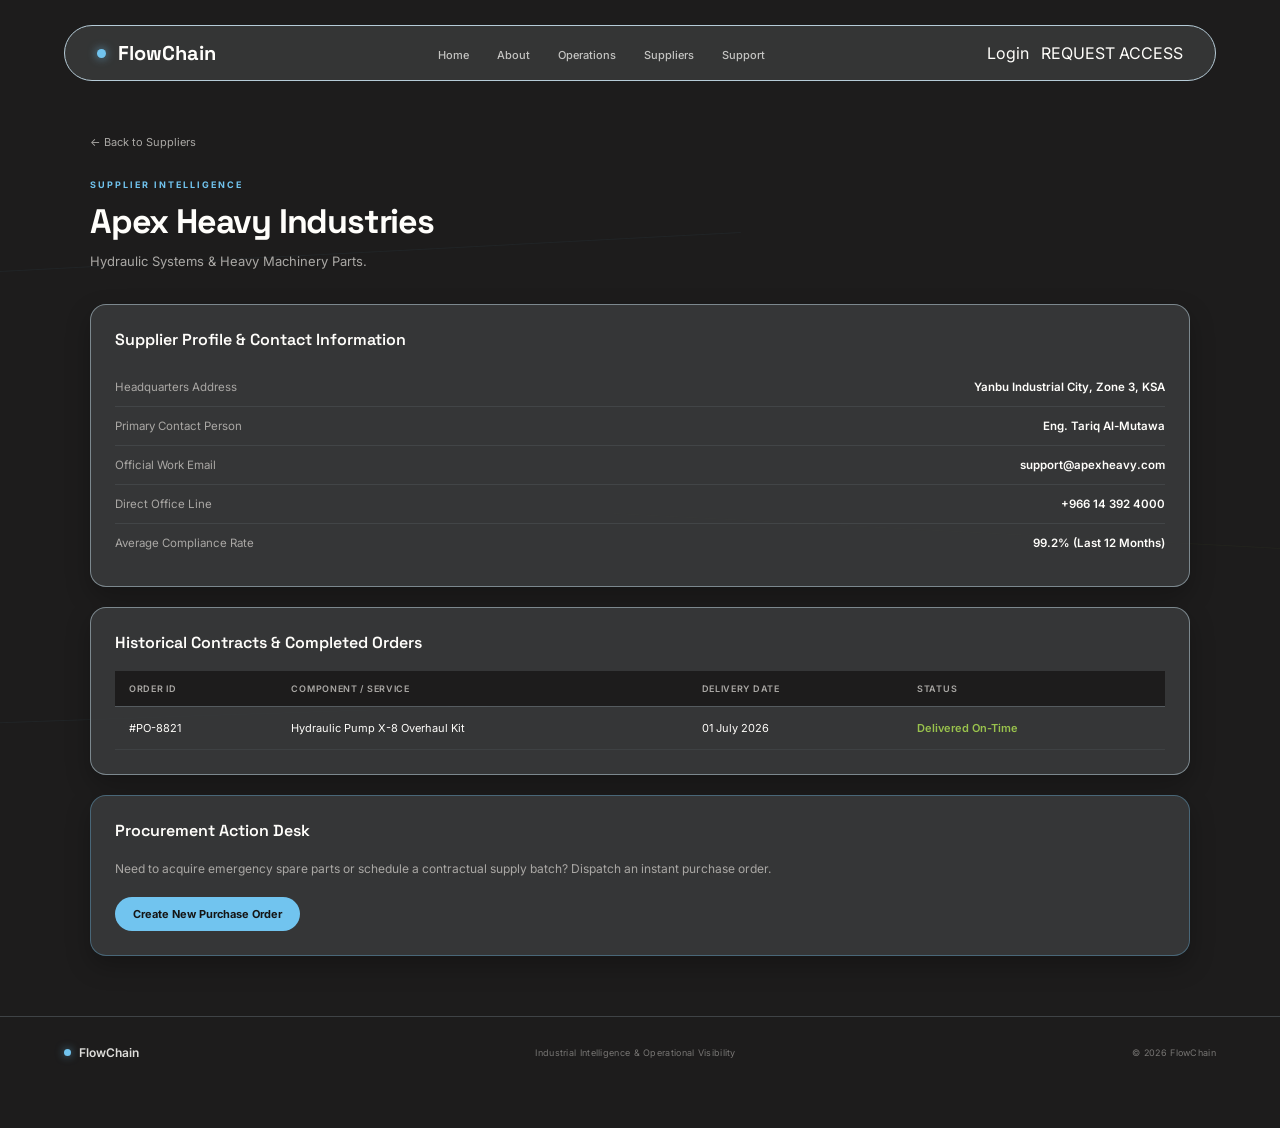
<file: supplier-details.html>
<!DOCTYPE html>
<html lang="en">
<head>
    <meta charset="UTF-8">
    <meta name="viewport" content="width=device-width, initial-scale=1.0">
    <title>Supplier Intelligence | FlowChain</title>

    <link rel="preconnect" href="https://fonts.googleapis.com">
    <link rel="preconnect" href="https://fonts.gstatic.com" crossorigin>
    <link href="https://fonts.googleapis.com/css2?family=Inter:wght@300;400;500;600;700;800&family=Space+Grotesk:wght@400;600;700&display=swap" rel="stylesheet">

    <link rel="stylesheet" href="css/supplier-details.css">
</head>

<body>

    <!-- BACKGROUND -->
    <div class="tech-network">
        <div class="network-line line-a"></div>
        <div class="network-line line-b green"></div>
        <div class="network-line line-c"></div>

        <div class="signal s1"></div>
        <div class="signal s2 green"></div>
        <div class="signal s3"></div>
    </div>


    <!-- NAVBAR -->
    <header class="navbar-glass">

    <a href="index.html" class="nav-brand">
        <span class="logo-dot"></span>
        <span>FlowChain</span>
    </a>

    <nav>
        <ul class="nav-links">

            <li>
                <a href="index.html">Home</a>
            </li>

            <li>
                <a href="about.html">About</a>
            </li>

            <li>
                <a href="inventory.html">Operations</a>
            </li>

            <li>
                <a href="suppliers.html">Suppliers</a>
            </li>

            <li>
                <a href="contact.html">Support</a>
            </li>

        </ul>
    </nav>

    <div class="nav-actions" id="navActions">

        <a href="login.html" class="login">
            Login
        </a>

        <a href="register.html" class="access">
            REQUEST ACCESS
        </a>

    </div>

</header>


    <!-- MAIN -->
    <main class="container">

        <a href="suppliers.html" class="back-link">
            ← Back to Suppliers
        </a>


        <section class="page-heading">

            <div class="eyebrow">
                SUPPLIER INTELLIGENCE
            </div>

            <h1 id="supplierTitle">
                Supplier Overview
            </h1>

            <p id="supplierSubtitle">
                Detailed contractual status and performance metrics.
            </p>

        </section>


        <!-- SUPPLIER PROFILE -->
        <section class="card-box">

            <h3>
                Supplier Profile & Contact Information
            </h3>

            <div class="info-row">
                <span class="info-label">
                    Headquarters Address
                </span>

                <span class="info-val" id="supAddress">
                    Yanbu Industrial City, Zone 3, KSA
                </span>
            </div>

            <div class="info-row">
                <span class="info-label">
                    Primary Contact Person
                </span>

                <span class="info-val" id="supContact">
                    Eng. Tariq Al-Mutawa
                </span>
            </div>

            <div class="info-row">
                <span class="info-label">
                    Official Work Email
                </span>

                <span class="info-val" id="supEmail">
                    support@apexheavy.com
                </span>
            </div>

            <div class="info-row">
                <span class="info-label">
                    Direct Office Line
                </span>

                <span class="info-val" id="supPhone">
                    +966 14 392 4000
                </span>
            </div>

            <div class="info-row">
                <span class="info-label">
                    Average Compliance Rate
                </span>

                <span class="info-val" id="supRating">
                    99.2% (Last 12 Months)
                </span>
            </div>

        </section>


        <!-- CONTRACT HISTORY -->
        <section class="card-box">

            <h3>
                Historical Contracts & Completed Orders
            </h3>

            <div class="table-wrap">

                <table>

                    <thead>
                        <tr>
                            <th>Order ID</th>
                            <th>Component / Service</th>
                            <th>Delivery Date</th>
                            <th>Status</th>
                        </tr>
                    </thead>

                    <tbody id="contractsTable">

                        <tr>
                            <td>#PO-8821</td>

                            <td>
                                Hydraulic Pump X-8 Overhaul Kit
                            </td>

                            <td>
                                01 July 2026
                            </td>

                            <td style="color:#99c24d;font-weight:600;">
                                Delivered On-Time
                            </td>
                        </tr>

                    </tbody>

                </table>

            </div>

        </section>


        <!-- PROCUREMENT -->
        <section
            class="card-box action-card"
            id="normalOrderSection"
        >

            <h3>
                Procurement Action Desk
            </h3>

            <p class="action-description">
                Need to acquire emergency spare parts or schedule a
                contractual supply batch? Dispatch an instant purchase order.
            </p>

            <a
                href="#"
                onclick="
                    alert('Purchase Order successfully transmitted to supplier gateway!');
                    return false;
                "
                class="btn-order"
            >
                Create New Purchase Order
            </a>

        </section>


        <!-- TERMINATION -->
        <section
            class="card-box danger-box"
            id="terminationSection"
            style="display:none;"
        >

            <h3>
                ⚠ Contract Termination & Blacklist
            </h3>

            <p class="danger-description">
                Due to continuous delivery delays and low performance
                compliance, you can permanently terminate the business
                relationship with this supplier.
            </p>

            <label
                class="termination-label"
                for="terminationReason"
            >
                Reason for Termination (Required)
            </label>

            <textarea
                id="terminationReason"
                rows="3"
                placeholder="Specify operational failure reasons..."
            ></textarea>

            <button
                class="btn-terminate"
                onclick="terminateContract()"
            >
                Permanently Terminate & Blacklist Supplier
            </button>

        </section>

    </main>


    <!-- FOOTER -->
    <footer class="site-footer">

        <div class="footer-inner">

            <div class="footer-brand">
                <span class="footer-dot"></span>
                FlowChain
            </div>

            <div class="footer-copy">
                Industrial Intelligence & Operational Visibility
            </div>

            <div class="footer-year">
                © 2026 FlowChain
            </div>

        </div>

    </footer>


    <!-- SUPPLIER DATA / LOGIC -->
    <script src="js/supplier-details.js"></script>
    <script src="js/supplier-details-2.js"></script>
<script src="js/supplier-details-3.js"></script>
</body>
</html>
</file>
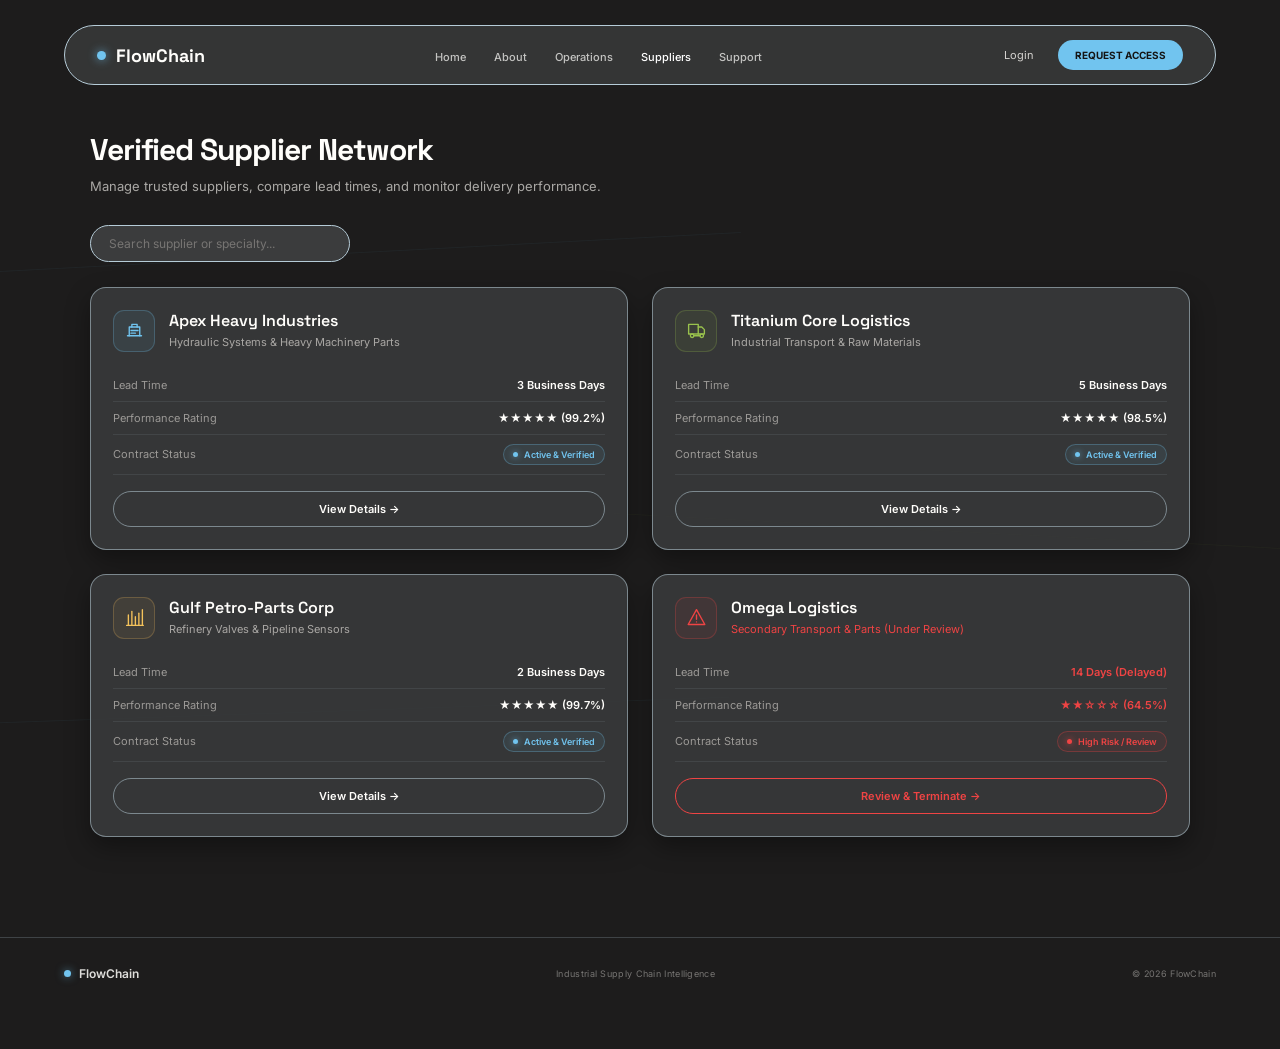
<file: suppliers.html>
<!DOCTYPE html>
<html lang="en">

<head>

<meta charset="UTF-8">

<meta
    name="viewport"
    content="width=device-width, initial-scale=1.0"
>

<title>Suppliers | FlowChain</title>


<link rel="preconnect" href="https://fonts.googleapis.com">

<link
    rel="preconnect"
    href="https://fonts.gstatic.com"
    crossorigin
>

<link
    href="https://fonts.googleapis.com/css2?family=Inter:wght@300;400;500;600;700;800&family=Space+Grotesk:wght@400;500;600;700&display=swap"
    rel="stylesheet"
>


<link rel="stylesheet" href="css/suppliers.css">

</head>


<body>


<!-- =========================================================
     BACKGROUND
========================================================= -->

<div class="tech-network">

    <div class="network-line line-a"></div>

    <div class="network-line line-b green"></div>

    <div class="network-line line-c"></div>

    <div class="signal s1"></div>

    <div class="signal s2 green"></div>

    <div class="signal s3"></div>

</div>


<!-- =========================================================
     NAVBAR
========================================================= -->

<header class="navbar-glass">


    <a
        href="index.html"
        class="nav-brand"
    >

        <span class="logo-dot"></span>

        <span>
            FlowChain
        </span>

    </a>


    <nav>

        <ul class="nav-links">


            <li>

                <a href="index.html">
                    Home
                </a>

            </li>


            <li>

                <a href="about.html">
                    About
                </a>

            </li>


            <li>

                <a href="inventory.html">
                    Operations
                </a>

            </li>


            <li>

                <a
                    href="suppliers.html"
                    class="active"
                >
                    Suppliers
                </a>

            </li>


            <li>

                <a href="contact.html">
                    Support
                </a>

            </li>


        </ul>

    </nav>


    <div
        class="nav-actions"
        id="navActions"
    >

        <a
            href="login.html"
            class="btn-login"
        >
            Login
        </a>


        <a
            href="register.html"
            class="btn-access"
        >
            REQUEST ACCESS
        </a>

    </div>


</header>


<!-- =========================================================
     MAIN
========================================================= -->

<main class="container">


    <!-- PAGE HEADING -->

    <div class="page-heading">

        <h1>
            Verified Supplier Network
        </h1>

        <p>
            Manage trusted suppliers, compare lead times,
            and monitor delivery performance.
        </p>

    </div>


    <!-- CONTROLS -->

    <div class="controls-bar">

        <input
            type="text"
            id="supplierSearch"
            class="search-input"
            placeholder="Search supplier or specialty..."
            onkeyup="filterSuppliers()"
        >


        <a
            href="#"
            id="addSupplierBtn"
            class="btn-add-supplier"
            onclick="alert('Admin Action: New supplier registration portal opened.')"
        >
            + Add New Supplier
        </a>

    </div>


    <!-- =====================================================
         SUPPLIER GRID
    ====================================================== -->

    <div
        class="suppliers-grid"
        id="suppliersGrid"
    >


        <!-- =================================================
             SUPPLIER 1
        ================================================== -->

        <div
            class="card-box"
            data-name="Apex Heavy Industries Hydraulic"
        >


            <div class="card-header">


                <div class="icon-container">


                    <svg
                        class="card-icon"
                        viewBox="0 0 24 24"
                    >

                        <path d="M4 18h16"></path>

                        <path d="M6 18V8h12v10"></path>

                        <path d="M9 8V5h6v3"></path>

                        <path d="M8 12h8"></path>

                        <path d="M8 15h5"></path>

                    </svg>


                </div>


                <div class="card-title">

                    <h3>
                        Apex Heavy Industries
                    </h3>

                    <p>
                        Hydraulic Systems &
                        Heavy Machinery Parts
                    </p>

                </div>


            </div>


            <div class="info-row">

                <span class="info-label">
                    Lead Time
                </span>

                <span class="info-val">
                    3 Business Days
                </span>

            </div>


            <div class="info-row">

                <span class="info-label">
                    Performance Rating
                </span>

                <span class="info-val">
                    ★★★★★ (99.2%)
                </span>

            </div>


            <div class="info-row">

                <span class="info-label">
                    Contract Status
                </span>

                <span class="status-badge">
                    Active & Verified
                </span>

            </div>


            <a
                href="supplier-details.html?id=apex"
                class="btn-details"
            >
                View Details →
            </a>


        </div>


        <!-- =================================================
             SUPPLIER 2
        ================================================== -->

        <div
            class="card-box"
            data-name="Titanium Core Logistics Transport"
        >


            <div class="card-header">


                <div class="icon-container transport">


                    <svg
                        class="card-icon"
                        viewBox="0 0 24 24"
                    >

                        <path d="M3 5h11v11H3z"></path>

                        <path d="M14 8h4l3 3v5h-7"></path>

                        <circle
                            cx="7"
                            cy="18"
                            r="2"
                        ></circle>

                        <circle
                            cx="18"
                            cy="18"
                            r="2"
                        ></circle>

                        <path d="M9 18h7"></path>

                    </svg>


                </div>


                <div class="card-title">

                    <h3>
                        Titanium Core Logistics
                    </h3>

                    <p>
                        Industrial Transport &
                        Raw Materials
                    </p>

                </div>


            </div>


            <div class="info-row">

                <span class="info-label">
                    Lead Time
                </span>

                <span class="info-val">
                    5 Business Days
                </span>

            </div>


            <div class="info-row">

                <span class="info-label">
                    Performance Rating
                </span>

                <span class="info-val">
                    ★★★★★ (98.5%)
                </span>

            </div>


            <div class="info-row">

                <span class="info-label">
                    Contract Status
                </span>

                <span class="status-badge">
                    Active & Verified
                </span>

            </div>


            <a
                href="supplier-details.html?id=titanium"
                class="btn-details"
            >
                View Details →
            </a>


        </div>


        <!-- =================================================
             SUPPLIER 3
        ================================================== -->

        <div
            class="card-box"
            data-name="Gulf Petro-Parts Corp Refinery Valves"
        >


            <div class="card-header">


                <div class="icon-container energy">


                    <svg
                        class="card-icon"
                        viewBox="0 0 24 24"
                    >

                        <path d="M5 21V9"></path>

                        <path d="M9 21V5"></path>

                        <path d="M13 21V11"></path>

                        <path d="M17 21V7"></path>

                        <path d="M21 21V3"></path>

                        <path d="M3 21h19"></path>

                    </svg>


                </div>


                <div class="card-title">

                    <h3>
                        Gulf Petro-Parts Corp
                    </h3>

                    <p>
                        Refinery Valves &
                        Pipeline Sensors
                    </p>

                </div>


            </div>


            <div class="info-row">

                <span class="info-label">
                    Lead Time
                </span>

                <span class="info-val">
                    2 Business Days
                </span>

            </div>


            <div class="info-row">

                <span class="info-label">
                    Performance Rating
                </span>

                <span class="info-val">
                    ★★★★★ (99.7%)
                </span>

            </div>


            <div class="info-row">

                <span class="info-label">
                    Contract Status
                </span>

                <span class="status-badge">
                    Active & Verified
                </span>

            </div>


            <a
                href="supplier-details.html?id=gulf"
                class="btn-details"
            >
                View Details →
            </a>


        </div>


        <!-- =================================================
             SUPPLIER 4
        ================================================== -->

        <div
            class="card-box"
            data-name="Omega Logistics Secondary Transport Risk"
        >


            <div class="card-header">


                <div class="icon-container warning">


                    <svg
                        class="card-icon"
                        viewBox="0 0 24 24"
                    >

                        <path
                            d="M12 3L2.5 20h19L12 3z"
                        ></path>

                        <path d="M12 9v5"></path>

                        <path d="M12 17h.01"></path>

                    </svg>


                </div>


                <div class="card-title">

                    <h3>
                        Omega Logistics
                    </h3>

                    <p style="color:#ef4444;">
                        Secondary Transport &
                        Parts (Under Review)
                    </p>

                </div>


            </div>


            <div class="info-row">

                <span class="info-label">
                    Lead Time
                </span>

                <span
                    class="info-val"
                    style="color:#ef4444;"
                >
                    14 Days (Delayed)
                </span>

            </div>


            <div class="info-row">

                <span class="info-label">
                    Performance Rating
                </span>

                <span
                    class="info-val"
                    style="color:#ef4444;"
                >
                    ★★☆☆☆ (64.5%)
                </span>

            </div>


            <div class="info-row">

                <span class="info-label">
                    Contract Status
                </span>

                <span class="status-badge danger">
                    High Risk / Review
                </span>

            </div>


            <a
                href="supplier-details.html?id=omega"
                class="btn-details"
                style="border-color:#ef4444;color:#ef4444;"
            >
                Review & Terminate →
            </a>


        </div>


    </div>


</main>


<!-- =========================================================
     FOOTER
========================================================= -->

<footer class="site-footer">


    <div class="footer-inner">


        <div class="footer-brand">

            <span class="footer-dot"></span>

            <span>
                FlowChain
            </span>

        </div>


        <div class="footer-copy">

            Industrial Supply Chain Intelligence

        </div>


        <div class="footer-year">

            © 2026 FlowChain

        </div>


    </div>


</footer>


<!-- =========================================================
     SUPPLIER SEARCH
========================================================= -->

<script src="js/suppliers.js"></script>


<!-- =========================================================
     USER SESSION
========================================================= -->

<script src="js/suppliers-2.js"></script>


</body>

</html>
</file>
<file: css/about.css>
/* =========================================================
   GLOBAL
========================================================= */

* {
    margin: 0;
    padding: 0;
    box-sizing: border-box;
}

body {
    background-color: #1d1c1c;
    color: #fffefb;
    font-family: 'Inter', sans-serif;
    min-height: 100vh;
    padding-top: 130px;
    overflow-x: hidden;
}

h1,
h2,
h3,
h4,
.nav-brand span {
    font-family: 'Space Grotesk', sans-serif;
}

a {
    text-decoration: none;
    color: inherit;
}


/* =========================================================
   NAVBAR
========================================================= */

.navbar-glass {
    position: fixed;
    top: 25px;
    left: 50%;
    transform: translateX(-50%);
    width: 90%;
    max-width: 1250px;
    padding: 14px 32px;

    display: flex;
    justify-content: space-between;
    align-items: center;

    background: rgba(59, 60, 61, 0.8);

    backdrop-filter: blur(20px);
    -webkit-backdrop-filter: blur(20px);

    border: 1px solid #b6ccd8;
    border-radius: 100px;

    z-index: 1000;
}

.nav-brand {
    display: flex;
    align-items: center;
    gap: 10px;

    font-size: 18px;
    font-weight: 700;

    color: #fffefb;
}

.logo-dot {
    width: 9px;
    height: 9px;

    background: #71c4ef;

    border-radius: 50%;

    box-shadow:
        0 0 10px rgba(113,196,239,.7);
}

.nav-links {
    display: flex;
    align-items: center;

    gap: 28px;

    list-style: none;
}

.nav-links a {
    color: #c4c4c2;

    font-size: 11px;
    font-weight: 500;

    transition:
        color .25s ease;
}

.nav-links a:hover,
.nav-links a.active {
    color: #ffffff;
}

.nav-actions {
    display: flex;
    align-items: center;

    gap: 12px;
}

.login {
    color: #d6d4d1;

    font-size: 11px;

    padding: 8px 12px;
}

.access {
    display: inline-flex;

    align-items: center;

    padding: 9px 17px;

    border-radius: 50px;

    background: #71c4ef;

    color: #151515;

    font-size: 10px;

    font-weight: 700;
}


/* =========================================================
   BACKGROUND
========================================================= */

.tech-network {
    position: fixed;

    inset: 0;

    pointer-events: none;

    z-index: 1;

    opacity: .40;
}

.network-line {
    position: absolute;

    height: 1px;

    background:
        rgba(113,196,239,.13);
}

.line-a {
    width: 70vw;

    left: -12vw;
    top: 31%;

    transform:
        rotate(-3deg);
}

.line-b {
    width: 64vw;

    right: -12vw;
    top: 57%;

    transform:
        rotate(3deg);
}

.line-c {
    width: 72vw;

    left: -15vw;
    top: 81%;

    transform:
        rotate(-2deg);
}


/* =========================================================
   MAIN CONTENT
========================================================= */

.about-container {

    position: relative;

    z-index: 2;

    max-width: 1200px;

    margin: 0 auto;

    padding:
        25px 30px 80px;
}


/* =========================================================
   HERO
========================================================= */

.hero-section {

    text-align: center;

    margin-bottom: 60px;
}

.hero-label {

    color: #71c4ef;

    font-size: 10px;

    font-weight: 700;

    letter-spacing: 2px;

    text-transform: uppercase;

    margin-bottom: 15px;
}

.hero-section h1 {

    max-width: 820px;

    margin:
        0 auto 20px;

    font-size:
        clamp(38px, 5vw, 60px);

    line-height: 1.04;

    letter-spacing: -2.5px;

    font-weight: 700;
}

.hero-section p {

    max-width: 620px;

    margin: auto;

    color: #aaa8a5;

    font-size: 14px;

    line-height: 1.7;
}


/* =========================================================
   INFORMATION CARDS
========================================================= */

.content-grid {

    display: grid;

    grid-template-columns:
        1fr 1fr;

    gap: 20px;

    margin-bottom: 20px;
}


/* =========================================================
   CARD
   أصغر وأكثر compact
========================================================= */

.info-card {

    position: relative;

    background:
        rgba(59,60,61,.72);

    border:
        1px solid rgba(182,204,216,.45);

    border-radius: 16px;

    padding:
        21px 23px;

    min-height: 170px;

    transition:
        transform .3s ease,
        border-color .3s ease,
        background .3s ease;
}

.info-card:hover {

    border-color:
        rgba(113,196,239,.85);

    background:
        rgba(59,60,61,.88);

    transform:
        translateY(-3px);
}


/* =========================================================
   ICON
========================================================= */

.info-icon {

    width: 37px;
    height: 37px;

    border-radius: 10px;

    border:
        1px solid
        rgba(113,196,239,.35);

    background:
        rgba(113,196,239,.08);

    display: flex;

    align-items: center;

    justify-content: center;

    margin-bottom: 14px;
}

.info-icon svg {

    width: 18px;
    height: 18px;

    stroke: #71c4ef;

    stroke-width: 1.7;

    fill: none;

    stroke-linecap: round;

    stroke-linejoin: round;
}


/* =========================================================
   CARD TITLE
========================================================= */

.info-card h2 {

    font-size: 17px;

    font-weight: 600;

    letter-spacing: -.4px;

    margin-bottom: 7px;

    color: #fffefb;
}


/* =========================================================
   CARD TEXT
========================================================= */

.info-card p {

    max-width: 500px;

    color: #aaa8a5;

    font-size: 11.5px;

    line-height: 1.65;
}


/* =========================================================
   FOOTER
========================================================= */

.site-footer {

    border-top:
        1px solid rgba(182,204,216,.22);

    padding:
        28px 5%;

    margin-top: 60px;

    background:
        #1d1c1c;
}

.footer-inner {

    max-width: 1250px;

    margin: auto;

    display: flex;

    align-items: center;

    justify-content: space-between;
}

.footer-brand {

    display: flex;

    align-items: center;

    gap: 8px;

    color: #deddda;

    font-size: 12px;

    font-weight: 600;
}

.footer-dot {

    width: 7px;
    height: 7px;

    border-radius: 50%;

    background:
        #71c4ef;
}

.footer-copy,
.footer-year {

    color: #777573;

    font-size: 9px;

    letter-spacing: .3px;
}


/* =========================================================
   RESPONSIVE
========================================================= */

@media (max-width: 800px) {

    .navbar-glass {

        width: 94%;

        padding:
            13px 20px;
    }

    .nav-links {

        gap: 14px;
    }

    .nav-links a {

        font-size: 10px;
    }

    .nav-actions {

        gap: 5px;
    }

    .content-grid {

        grid-template-columns:
            1fr;

        gap: 16px;
    }

    .hero-section {

        margin-bottom: 50px;
    }

    .hero-section h1 {

        font-size: 42px;
    }

    .info-card {

        min-height:
            auto;
    }

}


/* =========================================================
   LOGGED-IN USER NAVBAR
========================================================= */

.welcome-user {

    display: flex;

    align-items: center;

    gap: 5px;

    white-space: nowrap;

    font-size: 11px;
}

.welcome-text {

    color: #aaa8a5;

    font-weight: 400;
}

.employee-name {

    color: #71c4ef;

    font-weight: 600;
}

.logout-btn {

    border:
        1px solid
        rgba(182,204,216,.45);

    background:
        rgba(29,28,28,.55);

    color:
        #d6d4d1;

    padding:
        8px 13px;

    border-radius:
        50px;

    font-family:
        'Inter',
        sans-serif;

    font-size:
        10px;

    font-weight:
        600;

    cursor:
        pointer;

    transition:
        color .25s ease,
        border-color .25s ease,
        background .25s ease,
        transform .25s ease;
}

.logout-btn:hover {

    color:
        #ffffff;

    border-color:
        #71c4ef;

    background:
        rgba(113,196,239,.08);

    transform:
        translateY(-1px);
}


@media (max-width: 600px) {

    .welcome-user {

        font-size: 10px;
    }

    .logout-btn {

        padding:
            7px 10px;

        font-size: 9px;
    }

}
</file>
<file: css/admin-dashboard.css>
/* =========================================================
   GLOBAL
========================================================= */

* {
    margin: 0;
    padding: 0;
    box-sizing: border-box;
}

body {
    background-color: #1d1c1c;
    color: #fffefb;
    font-family: 'Inter', sans-serif;
    min-height: 100vh;
    padding-top: 130px;
    overflow-x: hidden;
}

h1,
h2,
h3,
h4,
.nav-brand span {
    font-family: 'Space Grotesk', sans-serif;
}

a {
    text-decoration: none;
    color: inherit;
}


/* =========================================================
   NAVBAR
========================================================= */

.navbar-glass {
    position: fixed;
    top: 25px;
    left: 50%;
    transform: translateX(-50%);

    width: 90%;
    max-width: 1250px;

    padding: 14px 32px;

    display: flex;
    justify-content: space-between;
    align-items: center;

    background: rgba(59,60,61,.8);

    backdrop-filter: blur(20px);
    -webkit-backdrop-filter: blur(20px);

    border: 1px solid #b6ccd8;
    border-radius: 100px;

    z-index: 1000;
}

.nav-brand {
    display: flex;
    align-items: center;
    gap: 10px;

    font-size: 18px;
    font-weight: 700;

    color: #fffefb;

    white-space: nowrap;
}

.logo-dot {
    width: 9px;
    height: 9px;

    background: #71c4ef;

    border-radius: 50%;

    box-shadow: 0 0 10px rgba(113,196,239,.7);
}

.nav-links {
    display: flex;
    align-items: center;
    gap: 28px;

    list-style: none;
}

.nav-links a {
    color: #c4c4c2;
    font-size: 11px;
    font-weight: 500;

    transition: color .25s ease;
}

.nav-links a:hover,
.nav-links a.active {
    color: #ffffff;
}

.nav-actions {
    display: flex;
    align-items: center;
    gap: 12px;
}

.btn-login {
    color: #d6d4d1;
    font-size: 11px;
    padding: 8px 12px;
}

.btn-access {
    display: inline-flex;
    align-items: center;
    justify-content: center;

    padding: 9px 17px;

    border-radius: 50px;

    background: #71c4ef;
    color: #151515;

    font-size: 10px;
    font-weight: 700;

    transition:
        transform .25s ease,
        background .25s ease;
}

.btn-access:hover {
    transform: translateY(-1px);
    background: #86cff2;
}


/* =========================================================
   LOGGED-IN USER
========================================================= */

.welcome-user {
    display: flex;
    align-items: center;
    gap: 5px;

    white-space: nowrap;

    font-size: 11px;
}

.welcome-text {
    color: #aaa8a5;
}

.employee-name {
    color: #71c4ef;
    font-weight: 600;
}

.logout-btn {
    border: 1px solid rgba(182,204,216,.45);

    background: rgba(29,28,28,.55);

    color: #d6d4d1;

    padding: 8px 13px;

    border-radius: 50px;

    font-family: 'Inter', sans-serif;

    font-size: 10px;
    font-weight: 600;

    cursor: pointer;

    transition:
        color .25s ease,
        border-color .25s ease,
        background .25s ease,
        transform .25s ease;
}

.logout-btn:hover {
    color: #ffffff;
    border-color: #71c4ef;
    background: rgba(113,196,239,.08);
    transform: translateY(-1px);
}


/* =========================================================
   BACKGROUND NETWORK
========================================================= */

.tech-network {
    position: fixed;
    inset: 0;

    pointer-events: none;

    z-index: 1;

    overflow: hidden;

    opacity: .40;
}

.network-line {
    position: absolute;

    height: 1px;

    background: rgba(113,196,239,.13);

    transform-origin: left center;
}

.network-line.green {
    background: rgba(153,194,77,.11);
}

.line-a {
    width: 70vw;
    left: -12vw;
    top: 31%;

    transform: rotate(-3deg);
}

.line-b {
    width: 64vw;
    right: -12vw;
    top: 57%;

    transform: rotate(3deg);
}

.line-c {
    width: 72vw;
    left: -15vw;
    top: 81%;

    transform: rotate(-2deg);
}

.signal {
    position: absolute;

    width: 34px;
    height: 1px;

    background: linear-gradient(
        90deg,
        transparent,
        rgba(113,196,239,.9),
        transparent
    );

    box-shadow: 0 0 7px rgba(113,196,239,.55);

    animation: dataSignal 8s linear infinite;
}

.signal.green {
    background: linear-gradient(
        90deg,
        transparent,
        rgba(153,194,77,.8),
        transparent
    );

    box-shadow: 0 0 7px rgba(153,194,77,.45);
}

.signal.s1 {
    top: 31%;
    left: -5%;
}

.signal.s2 {
    top: 57%;
    left: -10%;
    animation-delay: 3s;
}

.signal.s3 {
    top: 81%;
    left: -8%;
    animation-delay: 5.5s;
}

@keyframes dataSignal {

    0% {
        transform: translateX(0);
        opacity: 0;
    }

    8% {
        opacity: .75;
    }

    75% {
        opacity: .65;
    }

    100% {
        transform: translateX(120vw);
        opacity: 0;
    }
}


/* =========================================================
   MAIN
========================================================= */

.dashboard-container {
    position: relative;

    z-index: 2;

    width: 90%;
    max-width: 1200px;

    margin: 0 auto 70px;
}


/* =========================================================
   HEADER
========================================================= */

.dashboard-header {
    display: flex;

    justify-content: space-between;

    align-items: flex-end;

    margin-bottom: 30px;
}

.dashboard-title h1 {
    font-size: 32px;

    font-weight: 800;

    letter-spacing: -.8px;

    margin-bottom: 7px;
}

.dashboard-title p {
    color: #aaa8a5;

    font-size: 13px;

    line-height: 1.6;
}

.admin-badge {
    display: inline-flex;

    align-items: center;

    gap: 7px;

    padding: 8px 13px;

    border: 1px solid rgba(113,196,239,.35);

    border-radius: 50px;

    background: rgba(113,196,239,.07);

    color: #71c4ef;

    font-size: 10px;

    font-weight: 600;

    letter-spacing: .5px;
}

.admin-badge span {
    width: 6px;
    height: 6px;

    border-radius: 50%;

    background: #71c4ef;

    box-shadow: 0 0 8px rgba(113,196,239,.7);
}


/* =========================================================
   KPI
========================================================= */

.kpi-grid {
    display: grid;

    grid-template-columns: repeat(4,1fr);

    gap: 18px;

    margin-bottom: 30px;
}

.kpi-card {
    background: #3b3c3d;

    border: 1px solid #b6ccd8;

    border-radius: 15px;

    padding: 20px;

    transition:
        transform .3s ease,
        border-color .3s ease;
}

.kpi-card:hover {
    transform: translateY(-3px);

    border-color: #71c4ef;
}

.kpi-top {
    display: flex;

    justify-content: space-between;

    align-items: flex-start;

    margin-bottom: 18px;
}

.kpi-icon {
    width: 34px;
    height: 34px;

    display: flex;

    align-items: center;

    justify-content: center;

    border-radius: 9px;

    background: rgba(113,196,239,.08);

    border: 1px solid rgba(113,196,239,.22);
}

.kpi-icon svg {
    width: 18px;
    height: 18px;

    stroke: #71c4ef;

    stroke-width: 1.7;

    fill: none;

    stroke-linecap: round;

    stroke-linejoin: round;
}

.kpi-status {
    font-size: 9px;

    color: #22c55e;

    font-weight: 600;
}

.kpi-label {
    color: #aaa8a5;

    font-size: 10px;

    text-transform: uppercase;

    letter-spacing: .7px;

    margin-bottom: 7px;
}

.kpi-value {
    font-family: 'Space Grotesk', sans-serif;

    font-size: 27px;

    font-weight: 700;

    color: #fffefb;
}

.kpi-value.green {
    color: #99c24d;
}

.kpi-value.orange {
    color: #f59e0b;
}

.kpi-value.red {
    color: #ef4444;
}


/* =========================================================
   MAIN GRID
========================================================= */

.dashboard-grid {
    display: grid;

    grid-template-columns: 1.35fr .65fr;

    gap: 18px;

    margin-bottom: 20px;
}


/* =========================================================
   PANEL
========================================================= */

.panel {
    background: #3b3c3d;

    border: 1px solid #b6ccd8;

    border-radius: 16px;

    overflow: hidden;
}

.panel-header {
    display: flex;

    align-items: center;

    justify-content: space-between;

    padding: 18px 20px;

    border-bottom: 1px solid rgba(182,204,216,.12);
}

.panel-header h2 {
    font-size: 15px;

    font-weight: 600;
}

.panel-header span {
    color: #777573;

    font-size: 10px;
}


/* =========================================================
   REQUESTS
========================================================= */

.request-list {
    display: flex;

    flex-direction: column;
}

.request-item {
    display: flex;

    align-items: center;

    justify-content: space-between;

    gap: 15px;

    padding: 17px 20px;

    border-bottom: 1px solid rgba(182,204,216,.08);

    transition: background .2s ease;
}

.request-item:last-child {
    border-bottom: none;
}

.request-item:hover {
    background: rgba(113,196,239,.035);
}

.request-info {
    display: flex;

    align-items: center;

    gap: 12px;

    min-width: 0;
}

.request-icon {
    width: 32px;
    height: 32px;

    min-width: 32px;

    display: flex;

    align-items: center;

    justify-content: center;

    border-radius: 9px;

    background: rgba(113,196,239,.07);

    border: 1px solid rgba(113,196,239,.18);
}

.request-icon svg {
    width: 16px;
    height: 16px;

    stroke: #71c4ef;

    fill: none;

    stroke-width: 1.6;

    stroke-linecap: round;

    stroke-linejoin: round;
}

.request-name {
    font-size: 12px;

    font-weight: 600;

    margin-bottom: 4px;
}

.request-meta {
    color: #777573;

    font-size: 9px;

    line-height: 1.5;
}

.request-status {
    padding: 5px 9px;

    border-radius: 30px;

    font-size: 9px;

    font-weight: 600;

    white-space: nowrap;
}

.request-status.pending {
    color: #f59e0b;

    background: rgba(245,158,11,.09);

    border: 1px solid rgba(245,158,11,.2);
}

.request-status.approved {
    color: #99c24d;

    background: rgba(153,194,77,.08);

    border: 1px solid rgba(153,194,77,.2);
}

.request-status.rejected {
    color: #ef4444;

    background: rgba(239,68,68,.08);

    border: 1px solid rgba(239,68,68,.2);
}

.request-actions {
    display: flex;

    align-items: center;

    gap: 7px;

    flex-shrink: 0;
}

.request-btn {
    border-radius: 7px;

    padding: 6px 9px;

    font-family: 'Inter', sans-serif;

    font-size: 9px;

    font-weight: 600;

    cursor: pointer;

    transition:
        background .2s ease,
        border-color .2s ease,
        transform .2s ease;
}

.request-btn:hover {
    transform: translateY(-1px);
}

.request-btn.approve {
    background: rgba(153,194,77,.08);

    border: 1px solid rgba(153,194,77,.28);

    color: #99c24d;
}

.request-btn.approve:hover {
    background: rgba(153,194,77,.16);

    border-color: rgba(153,194,77,.5);
}

.request-btn.reject {
    background: rgba(239,68,68,.07);

    border: 1px solid rgba(239,68,68,.24);

    color: #ef4444;
}

.request-btn.reject:hover {
    background: rgba(239,68,68,.14);

    border-color: rgba(239,68,68,.45);
}

.empty-requests {
    padding: 35px 20px;

    text-align: center;

    color: #777573;

    font-size: 11px;
}


/* =========================================================
   SYSTEM STATUS
========================================================= */

.system-list {
    padding: 8px 20px 15px;
}

.system-item {
    display: flex;

    align-items: center;

    justify-content: space-between;

    padding: 14px 0;

    border-bottom: 1px solid rgba(182,204,216,.08);
}

.system-item:last-child {
    border-bottom: none;
}

.system-name {
    display: flex;

    align-items: center;

    gap: 9px;

    color: #cccbc8;

    font-size: 11px;
}

.system-dot {
    width: 7px;
    height: 7px;

    border-radius: 50%;

    background: #22c55e;

    box-shadow: 0 0 7px rgba(34,197,94,.65);
}

.system-dot.warning {
    background: #f59e0b;

    box-shadow: 0 0 7px rgba(245,158,11,.55);
}

.system-state {
    color: #777573;

    font-size: 9px;
}


/* =========================================================
   SUPPLIERS
========================================================= */

.supplier-panel {
    margin-top: 18px;
}

.supplier-table {
    width: 100%;

    border-collapse: collapse;
}

.supplier-table th {
    background: #1d1c1c;

    color: #777573;

    font-size: 9px;

    font-weight: 600;

    text-transform: uppercase;

    letter-spacing: .6px;

    text-align: left;

    padding: 13px 18px;

    border-bottom: 1px solid rgba(182,204,216,.12);
}

.supplier-table td {
    padding: 15px 18px;

    font-size: 11px;

    border-bottom: 1px solid rgba(182,204,216,.07);
}

.supplier-table tr:last-child td {
    border-bottom: none;
}

.supplier-table tr:hover td {
    background: rgba(113,196,239,.035);
}

.supplier-name {
    font-weight: 600;

    color: #fffefb;
}

.supplier-category {
    color: #888683;

    font-size: 9px;
}

.performance {
    color: #99c24d;

    font-weight: 600;
}

.risk {
    color: #ef4444;

    font-weight: 600;
}

.view-link {
    color: #71c4ef;

    font-size: 10px;

    font-weight: 600;
}

.view-link:hover {
    text-decoration: underline;
}


/* =========================================================
   QUICK ACTIONS
   4 CARDS IN ONE ROW
========================================================= */

.quick-actions {
    display: grid;

    grid-template-columns: repeat(4,1fr);

    gap: 12px;

    margin-top: 18px;
}

.action-card {
    display: flex;

    align-items: center;

    gap: 10px;

    padding: 14px;

    background: #3b3c3d;

    border: 1px solid #b6ccd8;

    border-radius: 14px;

    min-width: 0;

    transition:
        transform .25s ease,
        border-color .25s ease,
        background .25s ease;
}

.action-card:hover {
    transform: translateY(-2px);

    border-color: #71c4ef;

    background: #414243;
}

.action-icon {
    width: 32px;
    height: 32px;

    min-width: 32px;

    display: flex;

    align-items: center;

    justify-content: center;

    border-radius: 8px;

    background: rgba(113,196,239,.07);

    border: 1px solid rgba(113,196,239,.12);
}

.action-icon svg {
    width: 16px;
    height: 16px;

    stroke: #71c4ef;

    fill: none;

    stroke-width: 1.6;

    stroke-linecap: round;

    stroke-linejoin: round;
}

.action-title {
    font-size: 11px;

    font-weight: 600;

    margin-bottom: 3px;

    white-space: nowrap;
}

.action-text {
    color: #777573;

    font-size: 9px;

    white-space: nowrap;
}


/* =========================================================
   FOOTER
========================================================= */

.site-footer {
    position: relative;

    width: 100%;

    border-top: 1px solid rgba(182,204,216,.22);

    padding: 28px 5%;

    z-index: 5;

    margin-top: 60px;

    background: #1d1c1c;
}

.footer-inner {
    max-width: 1250px;

    margin: auto;

    display: flex;

    align-items: center;

    justify-content: space-between;
}

.footer-brand {
    display: flex;

    align-items: center;

    gap: 8px;

    color: #deddda;

    font-size: 12px;

    font-weight: 600;
}

.footer-dot {
    width: 7px;
    height: 7px;

    border-radius: 50%;

    background: #71c4ef;

    box-shadow: 0 0 8px rgba(113,196,239,.6);
}

.footer-copy,
.footer-year {
    color: #777573;

    font-size: 9px;

    letter-spacing: .3px;
}


/* =========================================================
   RESPONSIVE
========================================================= */

@media(max-width:1100px) {

    .quick-actions {
        grid-template-columns: repeat(2,1fr);
    }

}

@media(max-width:950px) {

    .nav-links {
        gap: 15px;
    }

    .kpi-grid {
        grid-template-columns: repeat(2,1fr);
    }

    .dashboard-grid {
        grid-template-columns: 1fr;
    }

}

@media(max-width:700px) {

    .navbar-glass {
        width: 94%;

        padding: 11px 18px;
    }

    .nav-links {
        display: none;
    }

    .dashboard-header {
        flex-direction: column;

        align-items: flex-start;

        gap: 15px;
    }

    .kpi-grid {
        grid-template-columns: 1fr;
    }

    .quick-actions {
        grid-template-columns: 1fr;
    }

    .supplier-table {
        min-width: 650px;
    }

    .panel {
        overflow-x: auto;
    }

    .request-item {
        align-items: flex-start;

        flex-direction: column;
    }

    .request-actions {
        width: 100%;
    }

    .request-btn {
        flex: 1;
    }

    .footer-inner {
        flex-direction: column;

        gap: 12px;

        text-align: center;
    }

}
</file>
<file: css/analytics.css>
/* =========================
           GLOBAL
        ========================= */

        * {
            margin: 0;
            padding: 0;
            box-sizing: border-box;
        }

        html {
            scroll-behavior: smooth;
        }

        body {
            background-color: #1d1c1c;
            color: #fffefb;
            font-family: 'Inter', sans-serif;
            min-height: 100vh;
            padding-top: 115px;
            overflow-x: hidden;
        }

        h1,
        h2,
        h3,
        h4,
        .nav-brand span,
        .dashboard-title {
            font-family: 'Space Grotesk', sans-serif;
        }

        a {
            text-decoration: none;
            color: inherit;
        }


        /* =========================
           NAVBAR
        ========================= */

        .navbar-glass {

            position: fixed;

            top: 22px;

            left: 50%;

            transform: translateX(-50%);

            width: 90%;

            max-width: 1250px;

            padding: 14px 30px;

            display: flex;

            justify-content: space-between;

            align-items: center;

            background: rgba(59, 60, 61, 0.88);

            backdrop-filter: blur(20px);

            -webkit-backdrop-filter: blur(20px);

            border: 1px solid #b6ccd8;

            border-radius: 100px;

            z-index: 1000;

            box-shadow: 0 10px 35px rgba(0, 0, 0, 0.18);
        }


        /* =========================
           BRAND
        ========================= */

        .nav-brand {

            display: flex;

            align-items: center;

            gap: 10px;

            font-size: 18px;

            font-weight: 700;

            color: #fffefb;
        }

        .logo-dot {

            width: 9px;

            height: 9px;

            background: #71c4ef;

            border-radius: 50%;

            box-shadow: 0 0 10px rgba(113, 196, 239, .7);
        }


        /* =========================
           NAV LINKS
        ========================= */

        .nav-links {

            display: flex;

            align-items: center;

            gap: 26px;

            list-style: none;
        }

        .nav-links a {

            color: #c4c4c2;

            font-size: 11px;

            font-weight: 500;

            transition: color .25s ease;
        }

        .nav-links a:hover,
        .nav-links a.active {

            color: #ffffff;
        }


        /* =========================
           NAV ACTIONS
        ========================= */

        .nav-actions {

            display: flex;

            align-items: center;

            gap: 13px;
        }


        /* LOGIN - DEFAULT */

        .btn-login {

            color: #d6d4d1;

            font-size: 11px;

            padding: 8px 11px;

            transition: color .25s ease;
        }

        .btn-login:hover {

            color: #ffffff;
        }


        /* REQUEST ACCESS - DEFAULT */

        .btn-access {

            display: inline-flex;

            align-items: center;

            justify-content: center;

            padding: 9px 16px;

            border-radius: 50px;

            background: #71c4ef;

            color: #151515;

            font-size: 10px;

            font-weight: 700;

            transition:
                transform .25s ease,
                background .25s ease;
        }

        .btn-access:hover {

            transform: translateY(-1px);

            background: #86cff2;
        }


        /* =========================
           LOGGED-IN USER
        ========================= */

        .welcome-user {

            display: flex;

            align-items: center;

            gap: 5px;

            white-space: nowrap;
        }

        .welcome-text {

            color: #aaa8a5;

            font-size: 10px;

            font-weight: 500;
        }

        .employee-name {

            color: #ffffff;

            font-size: 11px;

            font-weight: 600;
        }


        /* =========================
           LOGOUT
        ========================= */

        .logout-btn {

            border: 1px solid rgba(182, 204, 216, .55);

            background: transparent;

            color: #d6d4d1;

            padding: 8px 13px;

            border-radius: 50px;

            font-family: 'Inter', sans-serif;

            font-size: 10px;

            font-weight: 600;

            cursor: pointer;

            transition:
                color .25s ease,
                border-color .25s ease,
                background .25s ease,
                transform .25s ease;
        }

        .logout-btn:hover {

            color: #ffffff;

            border-color: #71c4ef;

            background: rgba(113,196,239,.08);

            transform: translateY(-1px);
        }


        /* =========================
           BACKGROUND NETWORK
        ========================= */

        .tech-network {

            position: fixed;

            inset: 0;

            pointer-events: none;

            z-index: 1;

            overflow: hidden;

            opacity: .40;
        }

        .network-line {

            position: absolute;

            height: 1px;

            background: rgba(113,196,239,.13);

            transform-origin: left center;
        }

        .network-line.green {

            background: rgba(153,194,77,.11);
        }

        .network-line.line-a {

            width: 70vw;

            left: -12vw;

            top: 31%;

            transform: rotate(-3deg);
        }

        .network-line.line-b {

            width: 64vw;

            right: -12vw;

            top: 57%;

            transform: rotate(3deg);
        }

        .network-line.line-c {

            width: 72vw;

            left: -15vw;

            top: 81%;

            transform: rotate(-2deg);
        }


        /* =========================
           SIGNALS
        ========================= */

        .signal {

            position: absolute;

            width: 34px;

            height: 1px;

            background: linear-gradient(
                90deg,
                transparent,
                rgba(113,196,239,.9),
                transparent
            );

            box-shadow: 0 0 7px rgba(113,196,239,.55);

            animation: dataSignal 8s linear infinite;
        }

        .signal.green {

            background: linear-gradient(
                90deg,
                transparent,
                rgba(153,194,77,.8),
                transparent
            );

            box-shadow: 0 0 7px rgba(153,194,77,.45);
        }

        .signal.s1 {

            top: 31%;

            left: -5%;
        }

        .signal.s2 {

            top: 57%;

            left: -10%;

            animation-delay: 3s;
        }

        .signal.s3 {

            top: 81%;

            left: -8%;

            animation-delay: 5.5s;
        }

        @keyframes dataSignal {

            0% {

                transform: translateX(0);

                opacity: 0;
            }

            8% {

                opacity: .75;
            }

            75% {

                opacity: .65;
            }

            100% {

                transform: translateX(120vw);

                opacity: 0;
            }
        }


        /* =========================
           MAIN CONTAINER
        ========================= */

        .analytics-container {

            position: relative;

            z-index: 2;

            width: 100%;

            max-width: 1000px;

            margin: 25px auto 70px;

            padding: 0 25px;

            display: flex;

            flex-direction: column;

            align-items: center;
        }


        /* =========================
           PAGE HEADER
        ========================= */

        .analytics-header {

            width: 100%;

            max-width: 820px;

            margin-bottom: 28px;

            text-align: center;
        }

        .analytics-kicker {

            color: #71c4ef;

            font-size: 9px;

            font-weight: 700;

            letter-spacing: 2px;

            margin-bottom: 11px;
        }

        .analytics-header h1 {

            font-size: clamp(34px, 4vw, 48px);

            line-height: 1.05;

            letter-spacing: -2px;

            font-weight: 700;
        }


        /* =========================
           DASHBOARD CARD
        ========================= */

        .dashboard-card {

            width: 820px;

            max-width: 100%;

            background: #3b3c3d;

            border: 1px solid rgba(182,204,216,.7);

            border-radius: 18px;

            overflow: hidden;

            box-shadow:
                0 20px 55px rgba(0,0,0,.35);
        }


        /* =========================
           DASHBOARD HEADER
        ========================= */

        .dashboard-header {

            height: 54px;

            padding: 0 21px;

            display: flex;

            align-items: center;

            justify-content: space-between;

            border-bottom: 1px solid rgba(182,204,216,.18);
        }

        .dashboard-title {

            font-size: 13px;

            font-weight: 600;

            color: #fffefb;
        }

        .dashboard-status {

            display: flex;

            align-items: center;

            gap: 7px;

            color: #99c24d;

            font-size: 8px;

            font-weight: 700;

            letter-spacing: 1px;
        }

        .status-dot {

            width: 7px;

            height: 7px;

            border-radius: 50%;

            background: #99c24d;

            box-shadow: 0 0 8px rgba(153,194,77,.7);
        }


        /* =========================
           POWER BI
        ========================= */

        .powerbi-frame {

            width: 820px;

            max-width: 100%;

            height: 580px;

            background: #1d1c1c;

            overflow: hidden;
        }

        .powerbi-frame iframe {

            display: block;

            width: 100%;

            height: 100%;

            border: 0;
        }


        /* =========================
           FOOTER
        ========================= */

        .site-footer {

            position: relative;

            width: 100%;

            border-top: 1px solid rgba(182,204,216,.22);

            padding: 28px 5%;

            z-index: 5;

            margin-top: 45px;

            background: #1d1c1c;
        }

        .footer-inner {

            max-width: 1250px;

            margin: auto;

            display: flex;

            align-items: center;

            justify-content: space-between;
        }

        .footer-brand {

            display: flex;

            align-items: center;

            gap: 8px;

            color: #deddda;

            font-size: 11px;

            font-weight: 600;
        }

        .footer-dot {

            width: 7px;

            height: 7px;

            border-radius: 50%;

            background: #71c4ef;

            box-shadow: 0 0 8px rgba(113,196,239,.6);
        }

        .footer-copy,
        .footer-year {

            color: #777573;

            font-size: 8px;

            letter-spacing: .3px;
        }


        /* =========================
           TABLET
        ========================= */

        @media (max-width: 900px) {

            .nav-links {

                gap: 15px;
            }

            .dashboard-card {

                width: 760px;

                max-width: 100%;
            }

            .powerbi-frame {

                width: 760px;

                max-width: 100%;

                height: 550px;
            }
        }


        /* =========================
           MOBILE
        ========================= */

        @media (max-width: 700px) {

            body {

                padding-top: 95px;
            }

            .navbar-glass {

                width: 94%;

                padding: 11px 17px;
            }

            .nav-links {

                display: none;
            }

            .analytics-container {

                width: 100%;

                padding: 0 14px;

                margin-top: 20px;
            }

            .analytics-header {

                margin-bottom: 20px;
            }

            .analytics-header h1 {

                font-size: 30px;

                letter-spacing: -1.3px;
            }

            .dashboard-card {

                width: 100%;

                max-width: 100%;

                border-radius: 15px;
            }

            .dashboard-header {

                height: 48px;

                padding: 0 14px;
            }

            .dashboard-title {

                font-size: 11px;
            }

            .dashboard-status {

                font-size: 7px;
            }

            .powerbi-frame {

                width: 100%;

                height: 480px;
            }

            .site-footer {

                margin-top: 35px;
            }

            .footer-inner {

                flex-direction: column;

                gap: 10px;

                text-align: center;
            }

            .welcome-user {

                display: none;
            }

        }
</file>
<file: css/asset-details.css>
/* =========================================================
   GLOBAL
========================================================= */

* {
    margin: 0;
    padding: 0;
    box-sizing: border-box;
}

html {
    scroll-behavior: smooth;
}

body {
    background-color: #1d1c1c;
    color: #fffefb;
    font-family: 'Inter', sans-serif;
    min-height: 100vh;
    padding-top: 130px;
    padding-bottom: 40px;
    overflow-x: hidden;
}

h1,
h2,
h3,
h4,
.nav-brand {
    font-family: 'Space Grotesk', sans-serif;
}

a {
    text-decoration: none;
    color: inherit;
}


/* =========================================================
   NAVBAR
========================================================= */

.navbar-glass {
    position: fixed;
    top: 25px;
    left: 50%;
    transform: translateX(-50%);

    width: 90%;
    max-width: 1250px;

    padding: 14px 32px;

    display: flex;
    justify-content: space-between;
    align-items: center;

    background: rgba(59,60,61,.8);

    backdrop-filter: blur(20px);
    -webkit-backdrop-filter: blur(20px);

    border: 1px solid #b6ccd8;
    border-radius: 100px;

    z-index: 1000;
}

.nav-brand {
    display: flex;
    align-items: center;
    gap: 10px;

    font-size: 18px;
    font-weight: 700;

    color: #fffefb;
    white-space: nowrap;
}

.logo-dot {
    width: 9px;
    height: 9px;

    background: #71c4ef;
    border-radius: 50%;

    box-shadow:
        0 0 10px rgba(113,196,239,.7);
}

.nav-links {
    display: flex;
    align-items: center;
    gap: 28px;

    list-style: none;
}

.nav-links a {
    color: #c4c4c2;

    font-size: 11px;
    font-weight: 500;

    transition: color .25s ease;
}

.nav-links a:hover,
.nav-links a.active {
    color: #ffffff;
}

.nav-actions {
    display: flex;
    align-items: center;
    gap: 12px;

    white-space: nowrap;
}

.btn-login {
    color: #d6d4d1;
    font-size: 11px;
    padding: 8px 12px;
}

.btn-access {
    display: inline-flex;

    align-items: center;
    justify-content: center;

    padding: 9px 17px;

    border-radius: 50px;

    background: #71c4ef;
    color: #151515;

    font-size: 10px;
    font-weight: 700;

    transition:
        transform .25s ease,
        background .25s ease;
}

.btn-access:hover {
    transform: translateY(-1px);
    background: #86cff2;
}


/* =========================================================
   LOGGED-IN USER
========================================================= */

.welcome-user {
    display: flex;
    align-items: center;
    gap: 5px;

    white-space: nowrap;

    font-size: 11px;
}

.welcome-text {
    color: #aaa8a5;
    font-weight: 400;
}

.employee-name {
    color: #71c4ef;
    font-weight: 600;
}

.logout-btn {
    border:
        1px solid rgba(182,204,216,.45);

    background:
        rgba(29,28,28,.55);

    color: #d6d4d1;

    padding: 8px 13px;

    border-radius: 50px;

    font-family: 'Inter', sans-serif;

    font-size: 10px;

    font-weight: 600;

    cursor: pointer;

    transition:
        color .25s ease,
        border-color .25s ease,
        background .25s ease,
        transform .25s ease;
}

.logout-btn:hover {
    color: #ffffff;
    border-color: #71c4ef;
    background: rgba(113,196,239,.08);
    transform: translateY(-1px);
}


/* =========================================================
   BACKGROUND NETWORK
========================================================= */

.tech-network {
    position: fixed;

    inset: 0;

    pointer-events: none;
    z-index: 1;

    overflow: hidden;

    opacity: .40;
}

.network-line {
    position: absolute;

    height: 1px;

    background:
        rgba(113,196,239,.13);

    transform-origin:
        left center;
}

.network-line.green {
    background:
        rgba(153,194,77,.11);
}

.network-line.line-a {
    width: 70vw;

    left: -12vw;
    top: 31%;

    transform:
        rotate(-3deg);
}

.network-line.line-b {
    width: 64vw;

    right: -12vw;
    top: 57%;

    transform:
        rotate(3deg);
}

.network-line.line-c {
    width: 72vw;

    left: -15vw;
    top: 81%;

    transform:
        rotate(-2deg);
}

.signal {
    position: absolute;

    width: 34px;
    height: 1px;

    background:
        linear-gradient(
            90deg,
            transparent,
            rgba(113,196,239,.9),
            transparent
        );

    box-shadow:
        0 0 7px rgba(113,196,239,.55);

    animation:
        dataSignal 8s linear infinite;
}

.signal.green {
    background:
        linear-gradient(
            90deg,
            transparent,
            rgba(153,194,77,.8),
            transparent
        );

    box-shadow:
        0 0 7px rgba(153,194,77,.45);
}

.signal.s1 {
    top: 31%;
    left: -5%;
}

.signal.s2 {
    top: 57%;
    left: -10%;

    animation-delay: 3s;
}

.signal.s3 {
    top: 81%;
    left: -8%;

    animation-delay: 5.5s;
}

@keyframes dataSignal {

    0% {
        transform:
            translateX(0);

        opacity: 0;
    }

    8% {
        opacity: .75;
    }

    75% {
        opacity: .65;
    }

    100% {
        transform:
            translateX(120vw);

        opacity: 0;
    }

}


/* =========================================================
   MAIN
========================================================= */

.container {
    position: relative;

    z-index: 2;

    width: 90%;
    max-width: 1100px;

    margin: 0 auto;

    padding-bottom: 40px;
}


/* =========================================================
   BREADCRUMB
========================================================= */

.breadcrumb {
    display: flex;
    align-items: center;
    gap: 5px;

    margin-bottom: 28px;

    color: #777573;

    font-size: 11px;
    letter-spacing: .2px;
}

.breadcrumb a {
    color: #71c4ef;

    transition:
        color .25s ease;
}

.breadcrumb a:hover {
    color: #ffffff;
}


/* =========================================================
   ASSET HEADER
========================================================= */

.asset-header {
    display: flex;

    justify-content: space-between;
    align-items: flex-end;

    gap: 30px;

    margin-bottom: 30px;
}

.asset-kicker {
    color: #71c4ef;

    font-size: 9px;
    font-weight: 700;

    letter-spacing: 2px;

    margin-bottom: 10px;
}

.asset-header h1 {
    font-size: 34px;
    line-height: 1.1;

    font-weight: 700;

    color: #fffefb;

    margin-bottom: 9px;
}

.asset-header p {
    color: #aaa8a5;

    font-size: 12px;
    line-height: 1.6;
}


/* =========================================================
   ASSET STATUS
========================================================= */

.asset-status {
    display: inline-flex;

    align-items: center;
    gap: 8px;

    padding: 8px 13px;

    border-radius: 50px;

    background:
        rgba(153,194,77,.08);

    border:
        1px solid rgba(153,194,77,.35);

    color: #99c24d;

    font-size: 10px;
    font-weight: 700;

    letter-spacing: .5px;

    white-space: nowrap;
}

.asset-status-dot {
    width: 7px;
    height: 7px;

    border-radius: 50%;

    background: #99c24d;

    box-shadow:
        0 0 8px rgba(153,194,77,.8);
}


/* =========================================================
   TELEMETRY CARDS
========================================================= */

.telemetry-grid {
    display: grid;

    grid-template-columns:
        repeat(4, 1fr);

    gap: 18px;

    margin-bottom: 22px;
}

.telemetry-card {
    position: relative;

    background: #3b3c3d;

    border:
        1px solid #b6ccd8;

    border-radius: 15px;

    padding:
        19px 20px;

    overflow: hidden;

    transition:
        transform .25s ease,
        border-color .25s ease;
}

.telemetry-card::after {
    content: "";

    position: absolute;

    width: 80px;
    height: 80px;

    right: -40px;
    bottom: -40px;

    border-radius: 50%;

    background:
        rgba(113,196,239,.06);
}

.telemetry-card:hover {
    transform:
        translateY(-3px);

    border-color:
        #71c4ef;
}

.telemetry-label {
    color: #aaa8a5;

    font-size: 10px;

    text-transform: uppercase;

    letter-spacing: .6px;

    margin-bottom: 10px;
}

.telemetry-value {
    color: #fffefb;

    font-family:
        'Space Grotesk',
        sans-serif;

    font-size: 25px;

    font-weight: 700;

    transition:
        opacity .2s ease,
        transform .2s ease;
}

.telemetry-unit {
    color: #71c4ef;

    font-family:
        'Inter',
        sans-serif;

    font-size: 10px;

    font-weight: 600;

    margin-left: 3px;
}

.telemetry-value.updated {
    animation:
        valuePulse .4s ease;
}

@keyframes valuePulse {

    0% {
        opacity: .55;
        transform:
            translateY(2px);
    }

    100% {
        opacity: 1;
        transform:
            translateY(0);
    }

}


/* =========================================================
   MAIN GRID
========================================================= */

.asset-grid {
    display: grid;

    grid-template-columns:
        1.25fr .75fr;

    gap: 18px;

    margin-bottom: 20px;
}


/* =========================================================
   PANELS
========================================================= */

.panel {
    background: #3b3c3d;

    border:
        1px solid #b6ccd8;

    border-radius: 16px;

    overflow: hidden;

    box-shadow:
        0 10px 25px rgba(0,0,0,.25);

    transition:
        border-color .25s ease;
}

.panel:hover {
    border-color:
        rgba(113,196,239,.7);
}

.panel-header {
    display: flex;

    justify-content: space-between;
    align-items: center;

    padding:
        17px 20px;

    border-bottom:
        1px solid rgba(182,204,216,.12);
}

.panel-header h2 {
    color: #fffefb;

    font-size: 15px;
    font-weight: 600;
}

.panel-body {
    padding: 20px;
}


/* =========================================================
   LIVE TELEMETRY
========================================================= */

.chart {
    height: 245px;

    display: flex;

    align-items: flex-end;

    gap: 7px;

    padding:
        20px
        10px
        8px;

    border-radius: 10px;

    position: relative;

    overflow: hidden;

    background:
        repeating-linear-gradient(
            to top,
            rgba(182,204,216,.07) 0,
            rgba(182,204,216,.07) 1px,
            transparent 1px,
            transparent 49px
        );
}

.chart::before {
    content: "";

    position: absolute;

    inset: 0;

    pointer-events: none;

    background:
        linear-gradient(
            90deg,
            transparent,
            rgba(113,196,239,.025),
            transparent
        );

    animation:
        telemetryScan 4s linear infinite;
}

@keyframes telemetryScan {

    0% {
        transform:
            translateX(-100%);
    }

    100% {
        transform:
            translateX(100%);
    }

}

.chart-bar {
    flex: 1;

    min-width: 5px;

    height: 50%;

    background:
        linear-gradient(
            to top,
            rgba(113,196,239,.25),
            #71c4ef
        );

    border-radius:
        4px 4px 1px 1px;

    box-shadow:
        0 0 10px rgba(113,196,239,.12);

    transform-origin:
        bottom center;

    transition:
        height .8s cubic-bezier(.2,.7,.2,1),
        opacity .3s ease,
        filter .3s ease;
}

.chart-bar:hover {
    opacity: .8;
}


/* =========================================================
   LIVE BADGE
========================================================= */

.panel-header .asset-status {
    padding:
        5px 9px;

    background:
        rgba(113,196,239,.07);

    border-color:
        rgba(113,196,239,.3);

    color: #71c4ef;

    font-size: 8px;
}

.panel-header .asset-status-dot {
    width: 5px;
    height: 5px;

    background: #71c4ef;

    box-shadow:
        0 0 7px rgba(113,196,239,.8);
}


/* =========================================================
   ASSET INFORMATION
========================================================= */

.detail-list {
    display: flex;

    flex-direction: column;
}

.detail-item {
    display: flex;

    justify-content: space-between;
    align-items: center;

    gap: 20px;

    padding:
        12px 0;

    border-bottom:
        1px solid rgba(182,204,216,.10);
}

.detail-item:last-child {
    border-bottom: none;
}

.detail-label {
    color: #aaa8a5;

    font-size: 11px;
}

.detail-value {
    color: #fffefb;

    font-size: 11px;

    font-weight: 600;

    text-align: right;
}


/* =========================================================
   RISK COLORS
========================================================= */

.risk-low {
    color: #99c24d !important;
    font-weight: 700 !important;
}

.risk-medium {
    color: #f59e0b !important;
    font-weight: 700 !important;
}

.risk-high {
    color: #ef4444 !important;
    font-weight: 700 !important;

    text-shadow:
        0 0 8px rgba(239,68,68,.18);
}


/* =========================================================
   FOOTER
========================================================= */

.site-footer {
    position: relative;

    width: 100%;

    border-top:
        1px solid rgba(182,204,216,.22);

    padding:
        28px 5%;

    z-index: 5;

    margin-top: 40px;

    background:
        #1d1c1c;
}

.footer-inner {
    max-width: 1250px;

    margin: auto;

    display: flex;

    align-items: center;

    justify-content: space-between;
}

.footer-brand {
    display: flex;

    align-items: center;

    gap: 8px;

    color: #deddda;

    font-size: 12px;

    font-weight: 600;
}

.footer-dot {
    width: 7px;
    height: 7px;

    border-radius: 50%;

    background: #71c4ef;

    box-shadow:
        0 0 8px rgba(113,196,239,.6);
}

.footer-copy,
.footer-year {
    color: #777573;

    font-size: 9px;

    letter-spacing: .3px;
}


/* =========================================================
   RESPONSIVE
========================================================= */

@media(max-width: 900px) {

    .nav-links {
        display: none;
    }

    .telemetry-grid {
        grid-template-columns:
            repeat(2, 1fr);
    }

    .asset-grid {
        grid-template-columns: 1fr;
    }

    .asset-header {
        align-items: flex-start;
        flex-direction: column;
    }

}

@media(max-width: 600px) {

    .navbar-glass {
        width: 94%;

        padding:
            11px 18px;
    }

    .telemetry-grid {
        grid-template-columns: 1fr;
    }

    .asset-header h1 {
        font-size: 28px;
    }

    .container {
        width: 94%;
    }

    .welcome-user {
        font-size: 10px;
    }

    .logout-btn {
        padding:
            7px 10px;

        font-size: 9px;
    }

    .footer-inner {
        flex-direction: column;

        gap: 12px;

        text-align: center;
    }

}
</file>
<file: css/contact.css>
/* =========================
           GLOBAL
        ========================= */

        * {
            margin: 0;
            padding: 0;
            box-sizing: border-box;
        }

        html {
            scroll-behavior: smooth;
        }

        body {
            background: #1d1c1c;
            color: #fffefb;
            font-family: 'Inter', sans-serif;
            min-height: 100vh;
            padding-top: 130px;
            overflow-x: hidden;
        }

        h1,
        h2,
        h3,
        .nav-brand {
            font-family: 'Space Grotesk', sans-serif;
        }

        a {
            text-decoration: none;
            color: inherit;
        }


        /* =========================
           BACKGROUND NETWORK
        ========================= */

        .tech-network {
            position: fixed;
            inset: 0;
            pointer-events: none;
            z-index: 1;
            overflow: hidden;
            opacity: .40;
        }

        .network-line {
            position: absolute;
            height: 1px;
            background: rgba(113,196,239,.13);
            transform-origin: left center;
        }

        .network-line.green {
            background: rgba(153,194,77,.11);
        }

        .network-line.line-a {
            width: 70vw;
            left: -12vw;
            top: 31%;
            transform: rotate(-3deg);
        }

        .network-line.line-b {
            width: 64vw;
            right: -12vw;
            top: 57%;
            transform: rotate(3deg);
        }

        .network-line.line-c {
            width: 72vw;
            left: -15vw;
            top: 81%;
            transform: rotate(-2deg);
        }

        .signal {
            position: absolute;
            width: 34px;
            height: 1px;
            background:
                linear-gradient(
                    90deg,
                    transparent,
                    rgba(113,196,239,.9),
                    transparent
                );
            box-shadow: 0 0 7px rgba(113,196,239,.55);
            animation: dataSignal 8s linear infinite;
        }

        .signal.green {
            background:
                linear-gradient(
                    90deg,
                    transparent,
                    rgba(153,194,77,.8),
                    transparent
                );
            box-shadow: 0 0 7px rgba(153,194,77,.45);
        }

        .signal.s1 {
            top: 31%;
            left: -5%;
        }

        .signal.s2 {
            top: 57%;
            left: -10%;
            animation-delay: 3s;
        }

        .signal.s3 {
            top: 81%;
            left: -8%;
            animation-delay: 5.5s;
        }

        @keyframes dataSignal {

            0% {
                transform: translateX(0);
                opacity: 0;
            }

            8% {
                opacity: .75;
            }

            75% {
                opacity: .65;
            }

            100% {
                transform: translateX(120vw);
                opacity: 0;
            }

        }


        /* =========================
           NAVBAR
        ========================= */

        .navbar-glass {
            position: fixed;
            top: 25px;
            left: 50%;
            transform: translateX(-50%);

            width: 90%;
            max-width: 1250px;

            padding: 14px 32px;

            display: flex;
            justify-content: space-between;
            align-items: center;

            background: rgba(59,60,61,.82);

            backdrop-filter: blur(20px);
            -webkit-backdrop-filter: blur(20px);

            border: 1px solid rgba(182,204,216,.65);

            border-radius: 100px;

            z-index: 1000;
        }

        .nav-brand {
            display: flex;
            align-items: center;
            gap: 10px;

            font-size: 18px;
            font-weight: 700;

            color: #fffefb;

            white-space: nowrap;
        }

        .logo-dot {
            width: 9px;
            height: 9px;

            background: #71c4ef;

            border-radius: 50%;

            box-shadow:
                0 0 10px rgba(113,196,239,.7);

            flex-shrink: 0;
        }

        .nav-links {
            display: flex;
            align-items: center;

            gap: 28px;

            list-style: none;
        }

        .nav-links a {
            color: #c4c4c2;

            font-size: 11px;
            font-weight: 500;

            transition: color .25s ease;
        }

        .nav-links a:hover,
        .nav-links a.active {
            color: #ffffff;
        }

        .nav-actions {
            display: flex;
            align-items: center;

            gap: 12px;

            white-space: nowrap;
        }

        .btn-login {
            color: #d6d4d1;

            font-size: 11px;

            padding: 8px 12px;
        }

        .btn-access {
            display: inline-flex;

            align-items: center;
            justify-content: center;

            padding: 9px 17px;

            border-radius: 50px;

            background: #71c4ef;

            color: #151515;

            font-size: 10px;

            font-weight: 700;

            transition:
                transform .25s ease,
                background .25s ease;
        }

        .btn-access:hover {
            transform: translateY(-1px);
            background: #86cff2;
        }


        /* =========================
           LOGGED-IN USER
        ========================= */

        .welcome-user {
            display: flex;
            align-items: center;
            gap: 5px;
            white-space: nowrap;
            font-size: 11px;
        }

        .welcome-text {
            color: #aaa8a5;
            font-weight: 400;
        }

        .employee-name {
            color: #71c4ef;
            font-weight: 600;
        }

        .logout-btn {
            border: 1px solid rgba(182,204,216,.45);

            background: rgba(29,28,28,.55);

            color: #d6d4d1;

            padding: 8px 13px;

            border-radius: 50px;

            font-family: 'Inter', sans-serif;

            font-size: 10px;

            font-weight: 600;

            cursor: pointer;

            transition:
                color .25s ease,
                border-color .25s ease,
                background .25s ease,
                transform .25s ease;
        }

        .logout-btn:hover {
            color: #ffffff;

            border-color: #71c4ef;

            background: rgba(113,196,239,.08);

            transform: translateY(-1px);
        }


        /* =========================
           CONTENT
        ========================= */

        .contact-container {
            position: relative;
            z-index: 2;

            width: 90%;
            max-width: 680px;

            margin: 0 auto 70px;
        }

        .page-heading {
            text-align: center;
            margin-bottom: 24px;
        }

        .page-heading h1 {
            font-size: 32px;
            line-height: 1.15;

            margin-bottom: 8px;

            color: #fffefb;
        }

        .page-heading p {
            color: #aaa8a5;

            font-size: 13px;

            line-height: 1.6;
        }


        /* =========================
           SUPPORT CARD
        ========================= */

        .card-box {
            background: rgba(59,60,61,.72);

            backdrop-filter: blur(20px);
            -webkit-backdrop-filter: blur(20px);

            border:
                1px solid rgba(182,204,216,.55);

            border-radius: 18px;

            padding: 28px 32px;

            box-shadow:
                0 25px 50px rgba(0,0,0,.45);
        }

        .support-intro {
            display: flex;

            align-items: center;

            gap: 14px;

            padding-bottom: 20px;

            margin-bottom: 20px;

            border-bottom:
                1px solid rgba(182,204,216,.12);
        }

        .support-icon {
            width: 42px;
            height: 42px;

            border-radius: 12px;

            display: flex;
            align-items: center;
            justify-content: center;

            background:
                rgba(113,196,239,.08);

            border:
                1px solid rgba(113,196,239,.25);

            flex-shrink: 0;
        }

        .support-icon svg {
            width: 21px;
            height: 21px;

            fill: none;

            stroke: #71c4ef;

            stroke-width: 1.7;

            stroke-linecap: round;
            stroke-linejoin: round;
        }

        .support-intro-text h3 {
            font-size: 15px;

            margin-bottom: 4px;

            color: #fffefb;
        }

        .support-intro-text p {
            font-size: 11px;

            color: #aaa8a5;

            line-height: 1.5;
        }


        /* =========================
           FORM
        ========================= */

        .form-group {
            margin-bottom: 15px;
        }

        .form-group label {
            display: block;

            color: #cccbc8;

            font-size: 11px;

            font-weight: 500;

            margin-bottom: 6px;
        }

        .input-wrapper {
            position: relative;
        }

        .input-icon {
            position: absolute;

            left: 13px;
            top: 50%;

            transform: translateY(-50%);

            width: 16px;
            height: 16px;

            fill: none;

            stroke: #777573;

            stroke-width: 1.7;

            stroke-linecap: round;
            stroke-linejoin: round;

            pointer-events: none;
        }

        .textarea-icon {
            top: 16px;
            transform: none;
        }

        .form-control {
            width: 100%;

            height: 42px;

            background: #1d1c1c;

            border:
                1px solid rgba(182,204,216,.35);

            border-radius: 9px;

            padding:
                10px 14px 10px 40px;

            color: #fffefb;

            font-family: 'Inter', sans-serif;

            font-size: 12px;

            outline: none;

            transition:
                border-color .25s ease,
                box-shadow .25s ease;
        }

        .form-control::placeholder {
            color: #666462;
        }

        .form-control:focus {
            border-color: #71c4ef;

            box-shadow:
                0 0 0 3px rgba(113,196,239,.08);
        }

        textarea.form-control {
            height: 105px;

            min-height: 105px;

            resize: vertical;

            padding-top: 12px;

            line-height: 1.5;
        }


        /* =========================
           SUBMIT BUTTON
        ========================= */

        .btn-submit {
            width: 100%;

            height: 44px;

            margin-top: 5px;

            border: none;

            border-radius: 50px;

            background: #71c4ef;

            color: #151515;

            font-family: 'Inter', sans-serif;

            font-size: 12px;

            font-weight: 700;

            cursor: pointer;

            display: flex;

            align-items: center;

            justify-content: center;

            gap: 9px;

            box-shadow:
                0 0 18px rgba(113,196,239,.22);

            transition: .25s ease;
        }

        .btn-submit:hover {
            background: #86cff2;

            transform: translateY(-1px);
        }

        .btn-submit svg {
            width: 16px;
            height: 16px;

            fill: none;

            stroke: currentColor;

            stroke-width: 1.8;

            stroke-linecap: round;
            stroke-linejoin: round;
        }


        /* =========================
           SUCCESS MESSAGE
        ========================= */

        .success-message {
            display: none;

            text-align: center;

            padding:
                20px 10px 8px;
        }

        .success-icon {
            width: 54px;
            height: 54px;

            margin:
                0 auto 16px;

            border-radius: 50%;

            display: flex;

            align-items: center;
            justify-content: center;

            background:
                rgba(153,194,77,.12);

            border:
                1px solid rgba(153,194,77,.45);

            color: #99c24d;

            font-size: 25px;

            font-weight: 700;

            box-shadow:
                0 0 22px rgba(153,194,77,.12);
        }

        .success-message h2 {
            font-size: 21px;

            margin-bottom: 9px;

            color: #fffefb;
        }

        .success-message p {
            max-width: 470px;

            margin: 0 auto;

            color: #aaa8a5;

            font-size: 12px;

            line-height: 1.7;
        }

        .success-reference {
            display: inline-block;

            margin-top: 16px;

            padding: 8px 14px;

            border-radius: 8px;

            background:
                rgba(153,194,77,.08);

            border:
                1px solid rgba(153,194,77,.2);

            color: #99c24d;

            font-size: 10px;

            font-weight: 600;

            letter-spacing: .3px;
        }


        /* =========================
           FOOTER
        ========================= */

        .site-footer {
            position: relative;

            width: 100%;

            border-top:
                1px solid rgba(182,204,216,.22);

            padding: 28px 5%;

            z-index: 5;

            background: #1d1c1c;

            margin-top: 30px;
        }

        .footer-inner {
            max-width: 1250px;

            margin: auto;

            display: flex;

            align-items: center;

            justify-content: space-between;
        }

        .footer-brand {
            display: flex;

            align-items: center;

            gap: 8px;

            color: #deddda;

            font-size: 12px;

            font-weight: 600;
        }

        .footer-dot {
            width: 7px;
            height: 7px;

            border-radius: 50%;

            background: #71c4ef;

            box-shadow:
                0 0 8px rgba(113,196,239,.6);
        }

        .footer-copy,
        .footer-year {
            color: #777573;

            font-size: 9px;

            letter-spacing: .3px;
        }


        /* =========================
           RESPONSIVE
        ========================= */

        @media (max-width: 800px) {

            .nav-links {
                display: none;
            }

            .navbar-glass {
                width: 94%;

                padding:
                    12px 20px;
            }

            .contact-container {
                width: 92%;
            }

            .card-box {
                padding: 24px;
            }

        }


        @media (max-width: 600px) {

            .nav-actions .btn-login {
                display: none;
            }

            .page-heading h1 {
                font-size: 27px;
            }

            .welcome-user {
                font-size: 10px;
            }

            .logout-btn {
                padding: 7px 10px;
                font-size: 9px;
            }

            .footer-inner {
                flex-direction: column;

                gap: 12px;

                text-align: center;
            }

        }
</file>
<file: css/inventory.css>
/* =========================================================
           GLOBAL
        ========================================================= */

        * {
            margin: 0;
            padding: 0;
            box-sizing: border-box;
        }


        html {
            scroll-behavior: smooth;
        }


        body {
            background: #1d1c1c;
            color: #fffefb;
            font-family: 'Inter', sans-serif;
            overflow-x: hidden;
            padding-top: 130px;
        }


        h1,
        h2,
        h3,
        h4,
        .logo {
            font-family: 'Space Grotesk', sans-serif;
        }


        a {
            text-decoration: none;
            color: inherit;
        }


        /* =========================================================
           NAVBAR
        ========================================================= */

        .navbar-glass {

            position: fixed;

            top: 25px;
            left: 50%;

            transform: translateX(-50%);

            width: 90%;
            max-width: 1250px;

            padding: 14px 32px;

            display: flex;
            justify-content: space-between;
            align-items: center;

            background: rgba(59, 60, 61, .80);

            backdrop-filter: blur(20px);
            -webkit-backdrop-filter: blur(20px);

            border: 1px solid #b6ccd8;

            border-radius: 100px;

            z-index: 1000;
        }


        .nav-brand {

            display: flex;
            align-items: center;

            gap: 10px;

            font-family: 'Space Grotesk', sans-serif;

            font-size: 18px;
            font-weight: 700;

            color: #fffefb;

            white-space: nowrap;
        }


        .logo-dot {

            width: 9px;
            height: 9px;

            background: #71c4ef;

            border-radius: 50%;

            box-shadow:
                0 0 10px rgba(113,196,239,.7);

            flex-shrink: 0;
        }


        .nav-links {

            display: flex;
            align-items: center;

            gap: 28px;

            list-style: none;
        }


        .nav-links a {

            color: #c4c4c2;

            font-size: 11px;
            font-weight: 500;

            transition: color .25s ease;
        }


        .nav-links a:hover,
        .nav-links a.active {

            color: #ffffff;
        }


        .nav-actions {

            display: flex;
            align-items: center;

            gap: 12px;
        }


        .login {

            color: #d6d4d1;

            font-size: 11px;

            padding: 8px 12px;
        }


        .access {

            display: inline-flex;

            align-items: center;
            justify-content: center;

            padding: 9px 17px;

            border-radius: 50px;

            background: #71c4ef;

            color: #151515;

            font-size: 10px;

            font-weight: 700;

            transition:
                transform .25s ease,
                background .25s ease;
        }


        .access:hover {

            transform: translateY(-1px);

            background: #86cff2;
        }


        /* =========================================================
           LOGGED-IN USER
        ========================================================= */

        .welcome-user {

            display: flex;

            align-items: center;

            gap: 5px;

            white-space: nowrap;

            font-size: 11px;
        }


        .welcome-text {

            color: #aaa8a5;

            font-weight: 400;
        }


        .employee-name {

            color: #71c4ef;

            font-weight: 600;
        }


        .logout-btn {

            border:
                1px solid rgba(182,204,216,.45);

            background:
                rgba(29,28,28,.55);

            color: #d6d4d1;

            padding: 8px 13px;

            border-radius: 50px;

            font-family: 'Inter', sans-serif;

            font-size: 10px;

            font-weight: 600;

            cursor: pointer;

            transition:
                color .25s ease,
                border-color .25s ease,
                background .25s ease,
                transform .25s ease;
        }


        .logout-btn:hover {

            color: #ffffff;

            border-color: #71c4ef;

            background:
                rgba(113,196,239,.08);

            transform:
                translateY(-1px);
        }


        /* =========================================================
           TECH BACKGROUND
        ========================================================= */

        .tech-network {

            position: fixed;

            inset: 0;

            pointer-events: none;

            z-index: 1;

            overflow: hidden;

            opacity: .28;
        }


        .network-line {

            position: absolute;

            height: 1px;

            background:
                rgba(113,196,239,.12);

            transform-origin:
                left center;
        }


        .network-line.green {

            background:
                rgba(153,194,77,.08);
        }


        .network-line.line-a {

            width: 70vw;

            left: -12vw;

            top: 31%;

            transform:
                rotate(-3deg);
        }


        .network-line.line-b {

            width: 64vw;

            right: -12vw;

            top: 57%;

            transform:
                rotate(3deg);
        }


        .network-line.line-c {

            width: 72vw;

            left: -15vw;

            top: 81%;

            transform:
                rotate(-2deg);
        }


        /* =========================================================
           MOVING SIGNAL
        ========================================================= */

        .signal {

            position: absolute;

            width: 34px;
            height: 1px;

            background:
                linear-gradient(
                    90deg,
                    transparent,
                    rgba(113,196,239,.75),
                    transparent
                );

            box-shadow:
                0 0 7px rgba(113,196,239,.35);

            animation:
                dataSignal 10s linear infinite;
        }


        .signal.green {

            background:
                linear-gradient(
                    90deg,
                    transparent,
                    rgba(153,194,77,.65),
                    transparent
                );

            box-shadow:
                0 0 7px rgba(153,194,77,.3);
        }


        .signal.s1 {

            top: 31%;

            left: -5%;
        }


        .signal.s2 {

            top: 57%;

            left: -10%;

            animation-delay:
                3s;
        }


        .signal.s3 {

            top: 81%;

            left: -8%;

            animation-delay:
                6s;
        }


        @keyframes dataSignal {

            0% {

                transform:
                    translateX(0);

                opacity: 0;
            }


            10% {

                opacity: .65;
            }


            75% {

                opacity: .5;
            }


            100% {

                transform:
                    translateX(120vw);

                opacity: 0;
            }

        }


        /* =========================================================
           MAIN CONTAINER
        ========================================================= */

        .container {

            position: relative;

            z-index: 2;

            max-width: 1200px;

            margin:
                20px auto 70px;

            padding:
                0 25px;
        }


        /* =========================================================
           HEADER
        ========================================================= */

        .header-row {

            display: flex;

            justify-content: space-between;

            align-items: flex-end;

            margin-bottom: 28px;
        }


        .page-title h1 {

            font-size: 30px;

            font-weight: 700;

            letter-spacing: -1px;

            color: #fffefb;

            margin-bottom: 7px;
        }


        .page-title p {

            color: #8f8e8b;

            font-size: 12px;

            line-height: 1.6;
        }


        /* =========================================================
           EXPORT
        ========================================================= */

        .export-wrapper {

            position: relative;

            display: inline-block;
        }


        .btn-export {

            display: inline-flex;

            align-items: center;

            gap: 8px;

            background:
                rgba(59,60,61,.75);

            color: #71c4ef;

            border:
                1px solid rgba(182,204,216,.55);

            padding:
                10px 15px;

            border-radius: 9px;

            font-size: 11px;

            font-weight: 600;

            cursor: pointer;

            transition:
                background .25s ease,
                border-color .25s ease;
        }


        .btn-export:hover {

            background:
                rgba(113,196,239,.08);

            border-color:
                #71c4ef;
        }


        .export-icon {

            width: 15px;

            height: 15px;

            stroke: currentColor;

            stroke-width: 1.7;

            fill: none;

            stroke-linecap: round;

            stroke-linejoin: round;
        }


        .export-dropdown {

            display: none;

            position: absolute;

            right: 0;

            top: 46px;

            min-width: 160px;

            background:
                rgba(59,60,61,.97);

            border:
                1px solid rgba(182,204,216,.55);

            border-radius: 10px;

            padding: 5px;

            z-index: 20;

            box-shadow:
                0 20px 50px rgba(0,0,0,.35);
        }


        .export-dropdown a {

            display: block;

            padding:
                9px 11px;

            border-radius: 6px;

            color: #d9d8d5;

            font-size: 11px;
        }


        .export-dropdown a:hover {

            background:
                rgba(113,196,239,.09);

            color: #71c4ef;
        }


        .export-wrapper:hover
        .export-dropdown {

            display: block;
        }


        /* =========================================================
           KPI GRID
        ========================================================= */

        .kpi-grid {

            display: grid;

            grid-template-columns:
                repeat(4, 1fr);

            gap: 14px;

            margin-bottom: 28px;
        }


        .kpi-card {

            position: relative;

            background:
                linear-gradient(
                    145deg,
                    rgba(66,67,68,.86),
                    rgba(53,54,55,.82)
                );

            border:
                1px solid rgba(182,204,216,.40);

            padding:
                18px 18px 17px;

            border-radius: 13px;

            overflow: hidden;

            transition:
                transform .3s ease,
                border-color .3s ease;
        }


        .kpi-card::after {

            content: "";

            position: absolute;

            width: 100px;

            height: 100px;

            right: -60px;

            bottom: -65px;

            border-radius: 50%;

            background:
                rgba(113,196,239,.04);

            pointer-events: none;
        }


        .kpi-card:hover {

            transform:
                translateY(-3px);

            border-color:
                rgba(113,196,239,.65);
        }


        /* =========================================================
           KPI ICON
        ========================================================= */

        .card-icon-wrap {

            width: 34px;

            height: 34px;

            display: flex;

            align-items: center;

            justify-content: center;

            border-radius: 9px;

            background:
                rgba(113,196,239,.07);

            border:
                1px solid rgba(113,196,239,.18);

            margin-bottom: 14px;
        }


        .card-icon {

            width: 17px;

            height: 17px;

            stroke: #71c4ef;

            stroke-width: 1.55;

            fill: none;

            stroke-linecap: round;

            stroke-linejoin: round;
        }


        /* =========================================================
           KPI TEXT
        ========================================================= */

        .kpi-label {

            color: #969592;

            font-size: 9px;

            text-transform: uppercase;

            letter-spacing: .9px;

            margin-bottom: 6px;
        }


        .kpi-value {

            font-family:
                'Space Grotesk',
                sans-serif;

            font-size: 24px;

            font-weight: 600;

            letter-spacing: -.5px;

            color: #fffefb;
        }


        .kpi-sub {

            color: #6f6e6b;

            font-size: 9px;

            margin-top: 4px;
        }


        .green {

            color: #72c995;
        }


        .red {

            color: #e98989;
        }


        .orange {

            color: #e4ad6b;
        }


        /* =========================================================
           FILTER TOOLBAR
        ========================================================= */

        .filter-toolbar {

            display: grid;

            grid-template-columns:
                1.5fr 1fr 1fr;

            gap: 10px;

            background:
                rgba(59,60,61,.70);

            border:
                1px solid rgba(182,204,216,.35);

            padding: 10px;

            border-radius: 12px;

            margin-bottom: 18px;
        }


        .filter-field {

            position: relative;
        }


        .filter-icon {

            position: absolute;

            left: 12px;

            top: 50%;

            transform:
                translateY(-50%);

            width: 14px;

            height: 14px;

            stroke: #777674;

            stroke-width: 1.6;

            fill: none;

            stroke-linecap: round;

            stroke-linejoin: round;

            pointer-events: none;
        }


        .filter-toolbar input,
        .filter-toolbar select {

            width: 100%;

            background:
                rgba(29,28,28,.75);

            border:
                1px solid rgba(182,204,216,.25);

            color: #dcdad7;

            padding:
                10px 13px;

            border-radius: 8px;

            font-family:
                'Inter',
                sans-serif;

            font-size: 11px;

            outline: none;

            transition:
                border-color .25s ease,
                background .25s ease;
        }


        .filter-toolbar input {

            padding-left: 36px;
        }


        .filter-toolbar select {

            cursor: pointer;
        }


        .filter-toolbar input::placeholder {

            color: #6f6e6c;
        }


        .filter-toolbar input:focus,
        .filter-toolbar select:focus {

            border-color:
                rgba(113,196,239,.65);

            background:
                rgba(29,28,28,.95);
        }


        /* =========================================================
           TABLE
        ========================================================= */

        .table-container {

            background:
                rgba(59,60,61,.72);

            border:
                1px solid rgba(182,204,216,.38);

            border-radius: 14px;

            overflow: hidden;

            backdrop-filter:
                blur(10px);
        }


        .table-header {

            display: flex;

            align-items: center;

            justify-content: space-between;

            padding:
                14px 18px;

            border-bottom:
                1px solid rgba(182,204,216,.15);
        }


        .table-title {

            font-family:
                'Space Grotesk',
                sans-serif;

            font-size: 13px;

            font-weight: 600;

            color: #e9e8e5;
        }


        .table-count {

            color: #777674;

            font-size: 9px;

            text-transform: uppercase;

            letter-spacing: .7px;
        }


        table {

            width: 100%;

            border-collapse: collapse;

            text-align: left;
        }


        th {

            background:
                rgba(29,28,28,.48);

            color: #777674;

            font-size: 8px;

            font-weight: 600;

            text-transform: uppercase;

            letter-spacing: .9px;

            padding:
                12px 18px;

            border-bottom:
                1px solid rgba(182,204,216,.14);
        }


        td {

            padding:
                14px 18px;

            font-size: 11px;

            color: #d1cfcc;

            border-bottom:
                1px solid rgba(182,204,216,.07);
        }


        tbody tr {

            transition:
                background .2s ease;
        }


        tbody tr:hover {

            background:
                rgba(113,196,239,.035);
        }


        tbody tr:last-child td {

            border-bottom: none;
        }


        /* =========================================================
           ASSET CODE
        ========================================================= */

        .code-tag {

            color: #71c4ef;

            font-family:
                'Space Grotesk',
                sans-serif;

            font-size: 10px;

            font-weight: 600;

            letter-spacing: .3px;
        }


        /* =========================================================
           STATUS
        ========================================================= */

        .status-wrapper {

            display: inline-flex;

            align-items: center;

            gap: 7px;
        }


        .status-dot {

            width: 6px;

            height: 6px;

            border-radius: 50%;

            flex-shrink: 0;
        }


        .status-dot.green {

            background: #72c995;

            box-shadow:
                0 0 7px rgba(114,201,149,.65);
        }


        .status-dot.orange {

            background: #e4ad6b;

            box-shadow:
                0 0 7px rgba(228,173,107,.55);
        }


        .status-text {

            color: #aaa9a6;

            font-size: 10px;
        }


        /* =========================================================
           LAST UPDATE
        ========================================================= */

        .last-update {

            color: #777674;

            font-size: 10px;
        }


        /* =========================================================
           TELEMETRY BUTTON
        ========================================================= */

        .btn-telemetry {

            display: inline-flex;

            align-items: center;

            gap: 6px;

            background: transparent;

            border:
                1px solid rgba(182,204,216,.30);

            color: #71c4ef;

            padding:
                6px 10px;

            border-radius: 7px;

            font-size: 9px;

            font-weight: 600;

            transition:
                background .25s ease,
                border-color .25s ease;
        }


        .btn-telemetry:hover {

            background:
                rgba(113,196,239,.08);

            border-color:
                rgba(113,196,239,.65);
        }


        .telemetry-icon {

            width: 12px;

            height: 12px;

            stroke: currentColor;

            stroke-width: 1.7;

            fill: none;

            stroke-linecap: round;

            stroke-linejoin: round;
        }


        /* =========================================================
           FOOTER
        ========================================================= */

        .site-footer {

            position: relative;

            width: 100%;

            border-top:
                1px solid rgba(182,204,216,.22);

            padding:
                28px 5%;

            z-index: 5;

            margin-top: 50px;

            background:
                #1d1c1c;
        }


        .footer-inner {

            max-width: 1250px;

            margin: auto;

            display: flex;

            align-items: center;

            justify-content: space-between;
        }


        .footer-brand {

            display: flex;

            align-items: center;

            gap: 8px;

            color: #deddda;

            font-size: 12px;

            font-weight: 600;
        }


        .footer-dot {

            width: 7px;

            height: 7px;

            border-radius: 50%;

            background: #71c4ef;

            box-shadow:
                0 0 8px rgba(113,196,239,.6);
        }


        .footer-copy,
        .footer-year {

            color: #777573;

            font-size: 9px;

            letter-spacing: .3px;
        }


        /* =========================================================
           RESPONSIVE
        ========================================================= */

        @media (max-width: 900px) {

            .nav-links {
                display: none;
            }


            .kpi-grid {

                grid-template-columns:
                    repeat(2, 1fr);
            }


            .header-row {

                flex-direction: column;

                align-items: flex-start;

                gap: 18px;
            }


            .filter-toolbar {

                grid-template-columns:
                    1fr;
            }

        }


        @media (max-width: 600px) {

            body {

                padding-top:
                    110px;
            }


            .navbar-glass {

                width: 94%;

                padding:
                    12px 18px;
            }


            .kpi-grid {

                grid-template-columns:
                    1fr;
            }


            .container {

                padding:
                    0 16px;
            }


            .page-title h1 {

                font-size: 25px;
            }


            .table-container {

                overflow-x: auto;
            }


            table {

                min-width:
                    850px;
            }


            .footer-inner {

                flex-direction: column;

                gap: 12px;

                text-align: center;
            }


            .welcome-user {

                font-size: 10px;
            }


            .logout-btn {

                padding:
                    7px 10px;

                font-size: 9px;
            }

        }
</file>
<file: css/login.css>
* {
    margin: 0;
    padding: 0;
    box-sizing: border-box;
}

html {
    scroll-behavior: smooth;
}

body {
    background: #1d1c1c;
    color: #fffefb;
    font-family: 'Inter', sans-serif;
    min-height: 100vh;
    display: flex;
    flex-direction: column;
    padding-top: 130px;
    overflow-x: hidden;
}

h1,
h2,
h3 {
    font-family: 'Space Grotesk', sans-serif;
}

a {
    text-decoration: none;
    color: inherit;
}


/* =========================
   NAVBAR
========================= */

.navbar-glass {
    position: fixed;
    top: 25px;
    left: 50%;
    transform: translateX(-50%);

    width: 90%;
    max-width: 1250px;

    padding: 14px 32px;

    display: flex;
    justify-content: space-between;
    align-items: center;

    background: rgba(59, 60, 61, .8);

    backdrop-filter: blur(20px);
    -webkit-backdrop-filter: blur(20px);

    border: 1px solid #b6ccd8;

    border-radius: 100px;

    z-index: 1000;
}

.nav-brand {
    display: flex;
    align-items: center;

    gap: 10px;

    font-family: 'Space Grotesk', sans-serif;

    font-size: 18px;
    font-weight: 700;

    color: #fffefb;

    white-space: nowrap;
}

.nav-brand .logo-dot {
    width: 9px;
    height: 9px;

    background: #71c4ef;

    border-radius: 50%;

    box-shadow:
        0 0 10px rgba(113, 196, 239, .7);

    flex-shrink: 0;
}

.nav-links {
    display: flex;

    align-items: center;

    gap: 28px;

    list-style: none;
}

.nav-links a {
    color: #c4c4c2;

    font-size: 11px;

    font-weight: 500;

    transition:
        color .25s ease;
}

.nav-links a:hover,
.nav-links a.active {
    color: #ffffff;
}

.nav-actions {
    display: flex;

    align-items: center;

    gap: 12px;
}

.login {
    color: #ffffff;

    font-size: 11px;

    padding: 8px 12px;
}

.login.active {
    color: #ffffff;

    font-weight: 600;
}

.access {
    display: inline-flex;

    align-items: center;

    justify-content: center;

    padding: 9px 17px;

    border-radius: 50px;

    background: #71c4ef;

    color: #151515;

    font-size: 10px;

    font-weight: 700;

    transition:
        transform .25s ease,
        background .25s ease;
}

.access:hover {
    transform:
        translateY(-1px);

    background:
        #86cff2;
}


/* =========================
   BACKGROUND NETWORK
========================= */

.tech-network {
    position: fixed;

    inset: 0;

    pointer-events: none;

    z-index: 1;

    overflow: hidden;

    opacity: .40;
}

.network-line {
    position: absolute;

    height: 1px;

    background:
        rgba(113,196,239,.13);

    transform-origin:
        left center;
}

.network-line.green {
    background:
        rgba(153,194,77,.11);
}

.network-line.line-a {
    width: 70vw;

    left: -12vw;

    top: 31%;

    transform:
        rotate(-3deg);
}

.network-line.line-b {
    width: 64vw;

    right: -12vw;

    top: 57%;

    transform:
        rotate(3deg);
}

.network-line.line-c {
    width: 72vw;

    left: -15vw;

    top: 81%;

    transform:
        rotate(-2deg);
}

.signal {
    position: absolute;

    width: 34px;

    height: 1px;

    background:
        linear-gradient(
            90deg,
            transparent,
            rgba(113,196,239,.9),
            transparent
        );

    box-shadow:
        0 0 7px rgba(113,196,239,.55);

    animation:
        dataSignal 8s linear infinite;
}

.signal.green {
    background:
        linear-gradient(
            90deg,
            transparent,
            rgba(153,194,77,.8),
            transparent
        );

    box-shadow:
        0 0 7px rgba(153,194,77,.45);
}

.signal.s1 {
    top: 31%;
    left: -5%;
}

.signal.s2 {
    top: 57%;
    left: -10%;

    animation-delay:
        3s;
}

.signal.s3 {
    top: 81%;
    left: -8%;

    animation-delay:
        5.5s;
}

@keyframes dataSignal {

    0% {
        transform:
            translateX(0);

        opacity: 0;
    }

    8% {
        opacity: .75;
    }

    75% {
        opacity: .65;
    }

    100% {
        transform:
            translateX(120vw);

        opacity: 0;
    }

}


/* =========================
   LOGIN AREA
========================= */

.login-wrapper {
    position: relative;

    z-index: 2;

    flex: 1;

    width: 100%;

    display: flex;

    justify-content: center;

    align-items: center;

    padding:
        45px 20px 70px;
}

.login-card {
    width: 100%;

    max-width: 410px;

    background:
        rgba(59, 60, 61, .92);

    border:
        1px solid rgba(182, 204, 216, .65);

    border-radius: 20px;

    padding: 38px;

    backdrop-filter:
        blur(20px);

    -webkit-backdrop-filter:
        blur(20px);

    box-shadow:
        0 25px 60px rgba(0, 0, 0, .55);
}

.logo-area {
    display: flex;

    align-items: center;

    justify-content: center;

    gap: 10px;

    margin-bottom: 28px;

    font-family:
        'Space Grotesk',
        sans-serif;

    font-size: 20px;

    font-weight: 700;

    color: #fffefb;
}

.logo-area .logo-dot {
    width: 10px;

    height: 10px;

    background:
        #71c4ef;

    border-radius:
        50%;

    box-shadow:
        0 0 10px rgba(113, 196, 239, .8);
}

.login-card h2 {
    text-align: center;

    font-size: 23px;

    line-height: 1.2;

    margin-bottom: 8px;
}

.subtitle {
    text-align: center;

    color: #aaa8a5;

    font-size: 12px;

    line-height: 1.7;

    margin-bottom: 25px;
}


/* =========================
   ERROR MESSAGE
========================= */

#error-msg {
    display: none;

    background:
        rgba(239, 68, 68, .08);

    border:
        1px solid rgba(239, 68, 68, .35);

    color:
        #ef4444;

    border-radius:
        10px;

    padding:
        11px 13px;

    margin-bottom:
        18px;

    text-align:
        center;

    font-size:
        11px;

    line-height:
        1.5;
}

#error-msg.approval-message {
    color:
        #f59e0b;

    background:
        rgba(245,158,11,.08);

    border-color:
        rgba(245,158,11,.35);
}

#error-msg.rejected-message {
    color:
        #ef4444;

    background:
        rgba(239,68,68,.08);

    border-color:
        rgba(239,68,68,.35);
}


/* =========================
   FORM
========================= */

.form-group {
    margin-bottom: 19px;
}

.form-group label {
    display: block;

    color: #cccbc8;

    font-size: 11px;

    font-weight: 500;

    margin-bottom: 8px;
}

input {
    width: 100%;

    height: 46px;

    background:
        #1d1c1c;

    border:
        1px solid rgba(182, 204, 216, .45);

    border-radius:
        10px;

    padding:
        0 14px;

    color:
        #fffefb;

    font-family:
        'Inter',
        sans-serif;

    font-size:
        13px;

    outline:
        none;

    transition:
        border-color .25s ease,
        box-shadow .25s ease;
}

input::placeholder {
    color:
        #777573;
}

input:focus {
    border-color:
        #71c4ef;

    box-shadow:
        0 0 0 2px rgba(113, 196, 239, .08);
}

input.error-input {
    border-color:
        #ef4444 !important;

    box-shadow:
        0 0 0 2px rgba(239, 68, 68, .08);
}

.input-box {
    position:
        relative;

    width:
        100%;
}

.input-box input {
    padding-right:
        45px;
}

.toggle-password {
    position:
        absolute;

    right:
        13px;

    top:
        50%;

    transform:
        translateY(-50%);

    display:
        flex;

    align-items:
        center;

    justify-content:
        center;

    width:
        25px;

    height:
        25px;

    padding:
        0;

    border:
        none;

    background:
        transparent;

    color:
        #aaa8a5;

    cursor:
        pointer;
}

.toggle-password:hover {
    color:
        #71c4ef;
}

.toggle-password svg {
    width:
        17px;

    height:
        17px;
}


/* =========================
   BUTTON
========================= */

.btn-submit {
    width:
        100%;

    height:
        46px;

    border:
        none;

    border-radius:
        50px;

    background:
        #71c4ef;

    color:
        #151515;

    font-family:
        'Inter',
        sans-serif;

    font-size:
        13px;

    font-weight:
        700;

    cursor:
        pointer;

    margin-top:
        3px;

    box-shadow:
        0 0 18px rgba(113,196,239,.22);

    transition:
        transform .25s ease,
        background .25s ease,
        box-shadow .25s ease;
}

.btn-submit:hover {
    transform:
        translateY(-1px);

    background:
        #86cff2;

    box-shadow:
        0 0 24px rgba(113,196,239,.3);
}

.btn-submit:active {
    transform:
        translateY(0);
}


/* =========================
   BACK
========================= */

.back-link {
    display:
        block;

    text-align:
        center;

    margin-top:
        21px;

    color:
        #aaa8a5;

    font-size:
        11px;

    transition:
        color .25s ease;
}

.back-link:hover {
    color:
        #fffefb;
}


/* =========================
   FOOTER
========================= */

.site-footer {
    position:
        relative;

    width:
        100%;

    border-top:
        1px solid rgba(182, 204, 216, .22);

    padding:
        28px 5%;

    background:
        #1d1c1c;

    z-index:
        5;
}

.footer-inner {
    width:
        100%;

    max-width:
        1250px;

    margin:
        auto;

    display:
        flex;

    align-items:
        center;

    justify-content:
        space-between;
}

.footer-brand {
    display:
        flex;

    align-items:
        center;

    gap:
        8px;

    color:
        #deddda;

    font-size:
        12px;

    font-weight:
        600;
}

.footer-dot {
    width:
        7px;

    height:
        7px;

    border-radius:
        50%;

    background:
        #71c4ef;

    box-shadow:
        0 0 8px rgba(113,196,239,.6);
}

.footer-copy,
.footer-year {
    color:
        #777573;

    font-size:
        9px;

    letter-spacing:
        .3px;
}


/* =========================
   RESPONSIVE
========================= */

@media (max-width: 900px) {

    .nav-links {
        display:
            none;
    }

    .navbar-glass {
        width:
            92%;

        padding:
            13px 20px;
    }

    .login-card {
        max-width:
            400px;
    }

}

@media (max-width: 600px) {

    body {
        padding-top:
            110px;
    }

    .navbar-glass {
        top:
            18px;
    }

    .nav-actions .login {
        display:
            none;
    }

    .login-wrapper {
        padding:
            35px 16px 55px;
    }

    .login-card {
        padding:
            30px 24px;
    }

    .footer-inner {
        flex-direction:
            column;

        gap:
            12px;

        text-align:
            center;
    }

}
</file>
<file: css/profile.css>
* {
            margin: 0;
            padding: 0;
            box-sizing: border-box;
        }

        html {
            scroll-behavior: smooth;
        }

        body {
            background: #1d1c1c;
            color: #fffefb;
            font-family: 'Inter', sans-serif;
            min-height: 100vh;
            padding-top: 140px;
            overflow-x: hidden;
        }

        h1,
        h2,
        h3,
        h4,
        .nav-brand,
        .footer-brand {
            font-family: 'Space Grotesk', sans-serif;
        }

        a {
            text-decoration: none;
            color: inherit;
        }


        /* ========================================
           BACKGROUND NETWORK
        ======================================== */

        .tech-network {
            position: fixed;
            inset: 0;
            pointer-events: none;
            z-index: 0;
            overflow: hidden;
            opacity: .35;
        }

        .network-line {
            position: absolute;
            height: 1px;
            background: rgba(113,196,239,.13);
            transform-origin: left center;
        }

        .network-line.green {
            background: rgba(153,194,77,.11);
        }

        .line-a {
            width: 70vw;
            left: -12vw;
            top: 31%;
            transform: rotate(-3deg);
        }

        .line-b {
            width: 64vw;
            right: -12vw;
            top: 57%;
            transform: rotate(3deg);
        }

        .line-c {
            width: 72vw;
            left: -15vw;
            top: 81%;
            transform: rotate(-2deg);
        }

        .signal {
            position: absolute;
            width: 34px;
            height: 1px;
            background: linear-gradient(
                90deg,
                transparent,
                rgba(113,196,239,.9),
                transparent
            );
            box-shadow: 0 0 7px rgba(113,196,239,.55);
            animation: dataSignal 8s linear infinite;
        }

        .signal.green {
            background: linear-gradient(
                90deg,
                transparent,
                rgba(153,194,77,.8),
                transparent
            );

            box-shadow: 0 0 7px rgba(153,194,77,.45);
        }

        .signal.s1 {
            top: 31%;
            left: -5%;
        }

        .signal.s2 {
            top: 57%;
            left: -10%;
            animation-delay: 3s;
        }

        .signal.s3 {
            top: 81%;
            left: -8%;
            animation-delay: 5.5s;
        }

        @keyframes dataSignal {

            0% {
                transform: translateX(0);
                opacity: 0;
            }

            8% {
                opacity: .75;
            }

            75% {
                opacity: .65;
            }

            100% {
                transform: translateX(120vw);
                opacity: 0;
            }

        }


        /* ========================================
           NAVBAR
        ======================================== */

        .navbar-glass {
            position: fixed;
            top: 25px;
            left: 50%;
            transform: translateX(-50%);

            width: 90%;
            max-width: 1250px;

            padding: 14px 32px;

            display: flex;
            align-items: center;
            justify-content: space-between;

            background: rgba(59,60,61,.80);

            backdrop-filter: blur(20px);
            -webkit-backdrop-filter: blur(20px);

            border: 1px solid rgba(182,204,216,.55);
            border-radius: 100px;

            z-index: 1000;
        }

        .nav-brand {
            display: flex;
            align-items: center;
            gap: 10px;

            font-size: 18px;
            font-weight: 700;

            color: #fffefb;

            white-space: nowrap;
        }

        .logo-dot {
            width: 9px;
            height: 9px;

            border-radius: 50%;

            background: #71c4ef;

            box-shadow:
                0 0 10px rgba(113,196,239,.7);
        }

        .nav-links {
            display: flex;
            align-items: center;
            gap: 28px;

            list-style: none;
        }

        .nav-links a {
            color: #c4c4c2;

            font-size: 11px;
            font-weight: 500;

            transition: color .25s ease;
        }

        .nav-links a:hover,
        .nav-links a.active {
            color: #ffffff;
        }

        .nav-actions {
            display: flex;
            align-items: center;
            gap: 12px;
        }

        .btn-login {
            color: #d6d4d1;

            font-size: 11px;

            padding: 8px 12px;
        }

        .btn-access {
            display: inline-flex;
            align-items: center;
            justify-content: center;

            padding: 9px 17px;

            border-radius: 50px;

            background: #71c4ef;
            color: #151515;

            font-size: 10px;
            font-weight: 700;

            transition:
                transform .25s ease,
                background .25s ease;
        }

        .btn-access:hover {
            transform: translateY(-1px);
            background: #86cff2;
        }


        /* ========================================
           PROFILE CONTENT
        ======================================== */

        .profile-container {
            position: relative;
            z-index: 2;

            width: 90%;
            max-width: 1000px;

            margin: 0 auto 70px;
        }

        .page-heading {
            margin-bottom: 30px;
        }

        .eyebrow {
            color: #71c4ef;

            font-size: 10px;
            font-weight: 600;

            letter-spacing: 3px;

            margin-bottom: 10px;
        }

        .page-heading h1 {
            font-size: 38px;
            line-height: 1.05;

            margin-bottom: 10px;

            color: #fffefb;
        }

        .page-heading p {
            color: #aaa8a5;

            font-size: 13px;
            line-height: 1.7;

            max-width: 700px;
        }


        /* ========================================
           CARDS
        ======================================== */

        .card-box {
            background: rgba(59,60,61,.68);

            backdrop-filter: blur(20px);
            -webkit-backdrop-filter: blur(20px);

            border: 1px solid rgba(182,204,216,.55);

            border-radius: 20px;

            padding: 30px;

            box-shadow:
                0 20px 40px rgba(0,0,0,.35);

            margin-bottom: 20px;
        }

        .card-box h3 {
            display: flex;
            align-items: center;
            gap: 10px;

            font-size: 17px;

            color: #fffefb;

            margin-bottom: 15px;
        }

        .card-icon {
            width: 22px;
            height: 22px;

            stroke: #71c4ef;
            stroke-width: 1.75;

            fill: none;

            stroke-linecap: round;
            stroke-linejoin: round;

            flex-shrink: 0;
        }


        /* ========================================
           INFORMATION ROWS
        ======================================== */

        .info-row {
            display: flex;
            align-items: center;
            justify-content: space-between;

            gap: 30px;

            font-size: 12px;

            padding: 13px 0;

            border-bottom: 1px solid rgba(182,204,216,.10);
        }

        .info-row:last-child {
            border-bottom: none;
        }

        .info-label {
            color: #aaa8a5;
        }

        .info-val {
            color: #fffefb;

            font-weight: 600;

            text-align: right;
        }

        .status-good {
            color: #99c24d !important;
        }


        /* ========================================
           SECURITY AUDIT
        ======================================== */

        .audit-log {
            color: #bcbab7;

            font-size: 12px;

            line-height: 2;

            font-family: monospace;
        }


        /* ========================================
           FOOTER
        ======================================== */

        .site-footer {
            position: relative;

            width: 100%;

            border-top: 1px solid rgba(182,204,216,.22);

            padding: 28px 5%;

            z-index: 5;

            background: #1d1c1c;
        }

        .footer-inner {
            max-width: 1250px;

            margin: auto;

            display: flex;
            align-items: center;
            justify-content: space-between;
        }

        .footer-brand {
            display: flex;
            align-items: center;

            gap: 8px;

            color: #deddda;

            font-size: 12px;
            font-weight: 600;
        }

        .footer-dot {
            width: 7px;
            height: 7px;

            border-radius: 50%;

            background: #71c4ef;

            box-shadow:
                0 0 8px rgba(113,196,239,.6);
        }

        .footer-copy,
        .footer-year {
            color: #777573;

            font-size: 9px;

            letter-spacing: .3px;
        }


        /* ========================================
           RESPONSIVE
        ======================================== */

        @media(max-width: 900px) {

            .nav-links {
                display: none;
            }

            .navbar-glass {
                width: 92%;
                padding: 12px 20px;
            }

            .page-heading h1 {
                font-size: 30px;
            }

        }

        @media(max-width: 600px) {

            body {
                padding-top: 120px;
            }

            .nav-actions .btn-login {
                display: none;
            }

            .info-row {
                flex-direction: column;
                align-items: flex-start;

                gap: 5px;
            }

            .info-val {
                text-align: left;
            }

            .card-box {
                padding: 24px;
            }

            .footer-inner {
                flex-direction: column;

                gap: 12px;

                text-align: center;
            }

        }
</file>
<file: css/register.css>
* {
            margin: 0;
            padding: 0;
            box-sizing: border-box;
        }

        html {
            scroll-behavior: smooth;
        }

        body {
            background: #1d1c1c;
            color: #fffefb;
            font-family: 'Inter', sans-serif;
            min-height: 100vh;
            padding-top: 140px;
            overflow-x: hidden;
        }

        h1,
        h2,
        h3,
        h4,
        .nav-brand,
        .footer-brand {
            font-family: 'Space Grotesk', sans-serif;
        }

        a {
            text-decoration: none;
            color: inherit;
        }


        /* =========================
           BACKGROUND NETWORK
        ========================= */

        .tech-network {
            position: fixed;
            inset: 0;
            pointer-events: none;
            z-index: 0;
            overflow: hidden;
            opacity: .35;
        }

        .network-line {
            position: absolute;
            height: 1px;
            background: rgba(113,196,239,.13);
            transform-origin: left center;
        }

        .network-line.green {
            background: rgba(153,194,77,.11);
        }

        .line-a {
            width: 70vw;
            left: -12vw;
            top: 31%;
            transform: rotate(-3deg);
        }

        .line-b {
            width: 64vw;
            right: -12vw;
            top: 57%;
            transform: rotate(3deg);
        }

        .line-c {
            width: 72vw;
            left: -15vw;
            top: 81%;
            transform: rotate(-2deg);
        }

        .signal {
            position: absolute;
            width: 34px;
            height: 1px;
            background: linear-gradient(
                90deg,
                transparent,
                rgba(113,196,239,.9),
                transparent
            );
            box-shadow: 0 0 7px rgba(113,196,239,.55);
            animation: dataSignal 8s linear infinite;
        }

        .signal.green {
            background: linear-gradient(
                90deg,
                transparent,
                rgba(153,194,77,.8),
                transparent
            );
            box-shadow: 0 0 7px rgba(153,194,77,.45);
        }

        .signal.s1 {
            top: 31%;
            left: -5%;
        }

        .signal.s2 {
            top: 57%;
            left: -10%;
            animation-delay: 3s;
        }

        .signal.s3 {
            top: 81%;
            left: -8%;
            animation-delay: 5.5s;
        }

        @keyframes dataSignal {

            0% {
                transform: translateX(0);
                opacity: 0;
            }

            8% {
                opacity: .75;
            }

            75% {
                opacity: .65;
            }

            100% {
                transform: translateX(120vw);
                opacity: 0;
            }

        }


        /* =========================
           NAVBAR
        ========================= */

        .navbar-glass {
            position: fixed;
            top: 25px;
            left: 50%;
            transform: translateX(-50%);

            width: 90%;
            max-width: 1250px;

            padding: 14px 32px;

            display: flex;
            align-items: center;
            justify-content: space-between;

            background: rgba(59,60,61,.80);

            backdrop-filter: blur(20px);
            -webkit-backdrop-filter: blur(20px);

            border: 1px solid rgba(182,204,216,.55);
            border-radius: 100px;

            z-index: 1000;
        }

        .nav-brand {
            display: flex;
            align-items: center;
            gap: 10px;

            font-size: 18px;
            font-weight: 700;

            color: #fffefb;

            white-space: nowrap;
        }

        .logo-dot {
            width: 9px;
            height: 9px;

            border-radius: 50%;

            background: #71c4ef;

            box-shadow:
                0 0 10px rgba(113,196,239,.7);
        }

        .nav-links {
            display: flex;
            align-items: center;
            gap: 28px;

            list-style: none;
        }

        .nav-links a {
            color: #c4c4c2;

            font-size: 11px;
            font-weight: 500;

            transition: color .25s ease;
        }

        .nav-links a:hover,
        .nav-links a.active {
            color: #ffffff;
        }

        .nav-actions {
            display: flex;
            align-items: center;
            gap: 12px;
        }

        .btn-login {
            color: #d6d4d1;

            font-size: 11px;

            padding: 8px 12px;
        }

        .btn-access {
            display: inline-flex;
            align-items: center;
            justify-content: center;

            padding: 9px 17px;

            border-radius: 50px;

            background: #71c4ef;
            color: #151515;

            font-size: 10px;
            font-weight: 700;

            transition:
                transform .25s ease,
                background .25s ease;
        }

        .btn-access:hover {
            transform: translateY(-1px);
            background: #86cff2;
        }


        /* =========================
           REGISTER AREA
        ========================= */

        .register-wrapper {
            position: relative;
            z-index: 2;

            min-height: calc(100vh - 140px);

            display: flex;
            align-items: center;
            justify-content: center;

            padding: 35px 20px 70px;
        }

        .register-card {
            width: 100%;
            max-width: 460px;

            background: rgba(59,60,61,.72);

            backdrop-filter: blur(20px);
            -webkit-backdrop-filter: blur(20px);

            border: 1px solid rgba(182,204,216,.55);

            border-radius: 20px;

            padding: 38px;

            box-shadow:
                0 25px 55px rgba(0,0,0,.55);
        }

        .logo-area {
            display: flex;
            align-items: center;
            justify-content: center;

            gap: 10px;

            color: #fffefb;

            font-family: 'Space Grotesk', sans-serif;

            font-size: 20px;
            font-weight: 700;

            margin-bottom: 28px;
        }

        .logo-area .logo-dot {
            width: 10px;
            height: 10px;

            background: #71c4ef;

            box-shadow:
                0 0 10px rgba(113,196,239,.7);
        }


        /* =========================
           REGISTER HEADING
        ========================= */

        .register-heading {
            text-align: center;

            margin-bottom: 25px;
        }

        .page-eyebrow {
            color: #71c4ef;

            font-size: 10px;
            font-weight: 600;

            letter-spacing: 3px;

            margin-bottom: 9px;
        }

        .register-heading h1 {
            color: #fffefb;

            font-size: 28px;
            line-height: 1.1;

            margin-bottom: 9px;
        }

        .register-heading p {
            color: #aaa8a5;

            font-size: 12px;
            line-height: 1.7;
        }


        /* =========================
           FORM
        ========================= */

        .form-group {
            margin-bottom: 18px;
        }

        .form-group label {
            display: block;

            color: #cccbc8;

            font-size: 12px;
            font-weight: 500;

            margin-bottom: 8px;
        }

        .form-group input {
            width: 100%;

            background: #1d1c1c;

            border: 1px solid rgba(182,204,216,.55);

            padding: 12px 15px;

            border-radius: 10px;

            color: #fffefb;

            font-family: 'Inter', sans-serif;

            font-size: 13px;

            outline: none;

            transition:
                border-color .25s ease,
                box-shadow .25s ease;
        }

        .form-group input::placeholder {
            color: #777573;
        }

        .form-group input:focus {
            border-color: #71c4ef;

            box-shadow:
                0 0 0 2px rgba(113,196,239,.08);
        }

        .form-group input.error-input {
            border-color: #ef4444;

            box-shadow:
                0 0 0 2px rgba(239,68,68,.08);
        }

        .input-box {
            position: relative;
        }

        .password-input {
            padding-right: 45px !important;
        }

        .toggle-password {
            position: absolute;

            right: 12px;
            top: 50%;

            transform: translateY(-50%);

            width: 28px;
            height: 28px;

            display: flex;
            align-items: center;
            justify-content: center;

            background: transparent;

            border: none;

            color: #aaa8a5;

            cursor: pointer;

            padding: 0;
        }

        .toggle-password:hover {
            color: #71c4ef;
        }

        .toggle-password svg {
            width: 17px;
            height: 17px;
        }

        .form-error {
            display: none;

            margin-top: 7px;

            color: #ef4444;

            font-size: 10px;

            line-height: 1.5;
        }


        /* =========================
           SUBMIT BUTTON
        ========================= */

        .btn-submit {
            width: 100%;

            display: flex;
            align-items: center;
            justify-content: center;

            background: #71c4ef;

            color: #151515;

            border: none;

            padding: 13px;

            border-radius: 50px;

            font-family: 'Inter', sans-serif;

            font-size: 13px;
            font-weight: 700;

            cursor: pointer;

            margin-top: 8px;

            box-shadow:
                0 0 18px rgba(113,196,239,.25);

            transition:
                transform .25s ease,
                background .25s ease;
        }

        .btn-submit:hover {
            transform: translateY(-1px);

            background: #86cff2;
        }


        /* =========================
           BACK LINK
        ========================= */

        .back-link {
            display: block;

            text-align: center;

            margin-top: 20px;

            color: #aaa8a5;

            font-size: 12px;

            transition: color .25s ease;
        }

        .back-link:hover {
            color: #fffefb;
        }


        /* =========================
           SUCCESS MESSAGE
        ========================= */

        .success-message {
            display: none;

            text-align: center;
        }

        .success-icon {
            width: 52px;
            height: 52px;

            display: flex;
            align-items: center;
            justify-content: center;

            margin: 0 auto 18px;

            border-radius: 50%;

            background: rgba(153,194,77,.12);

            border: 1px solid rgba(153,194,77,.45);

            color: #99c24d;

            font-size: 25px;
            font-weight: 700;

            box-shadow:
                0 0 20px rgba(153,194,77,.12);
        }

        .success-message h2 {
            color: #fffefb;

            font-size: 21px;

            margin-bottom: 12px;
        }

        .success-message p {
            color: #aaa8a5;

            font-size: 12px;

            line-height: 1.8;

            margin-bottom: 22px;
        }


        /* =========================
           FOOTER
        ========================= */

        .site-footer {
            position: relative;

            width: 100%;

            border-top: 1px solid rgba(182,204,216,.22);

            padding: 28px 5%;

            z-index: 5;

            background: #1d1c1c;
        }

        .footer-inner {
            max-width: 1250px;

            margin: auto;

            display: flex;
            align-items: center;
            justify-content: space-between;
        }

        .footer-brand {
            display: flex;
            align-items: center;

            gap: 8px;

            color: #deddda;

            font-size: 12px;
            font-weight: 600;
        }

        .footer-dot {
            width: 7px;
            height: 7px;

            border-radius: 50%;

            background: #71c4ef;

            box-shadow:
                0 0 8px rgba(113,196,239,.6);
        }

        .footer-copy,
        .footer-year {
            color: #777573;

            font-size: 9px;

            letter-spacing: .3px;
        }


        /* =========================
           RESPONSIVE
        ========================= */

        @media(max-width: 1000px) {

            .nav-links {
                display: none;
            }

            .navbar-glass {
                width: 92%;
                padding: 12px 20px;
            }

        }

        @media(max-width: 600px) {

            body {
                padding-top: 120px;
            }

            .nav-actions .btn-login {
                display: none;
            }

            .register-wrapper {
                padding: 25px 15px 50px;
            }

            .register-card {
                padding: 28px 22px;
            }

            .register-heading h1 {
                font-size: 25px;
            }

            .footer-inner {
                flex-direction: column;

                gap: 12px;

                text-align: center;
            }

        }
</file>
<file: css/supplier-details.css>
* {
            margin: 0;
            padding: 0;
            box-sizing: border-box;
        }

        body {
            background-color: #1d1c1c;
            color: #fffefb;
            font-family: 'Inter', sans-serif;
            min-height: 100vh;
            padding-top: 130px;
            padding-bottom: 40px;
            overflow-x: hidden;
        }

        h1, h2, h3, h4, .nav-brand span {
            font-family: 'Space Grotesk', sans-serif;
        }

        a {
            text-decoration: none;
            color: inherit;
        }

        /* =========================
           NAVBAR
        ========================= */

        .navbar-glass {
            position: fixed;
            top: 25px;
            left: 50%;
            transform: translateX(-50%);
            width: 90%;
            max-width: 1250px;
            padding: 14px 32px;
            display: flex;
            justify-content: space-between;
            align-items: center;
            background: rgba(59, 60, 61, 0.8);
            backdrop-filter: blur(20px);
            -webkit-backdrop-filter: blur(20px);
            border: 1px solid #b6ccd8;
            border-radius: 100px;
            z-index: 1000;
        }

        .nav-brand {
            display: flex;
            align-items: center;
            gap: 12px;
            font-weight: 700;
            font-size: 20px;
            color: #fffefb;
            text-decoration: none;
        }

        .logo-dot {
            width: 9px;
            height: 9px;
            background-color: #71c4ef;
            border-radius: 50%;
            box-shadow: 0 0 10px rgba(113,196,239,.7);
        }

        .nav-links {
            display: flex;
            align-items: center;
            gap: 28px;
            list-style: none;
        }

        .nav-links a {
            color: #c4c4c2;
            font-size: 11px;
            font-weight: 500;
            transition: color .25s ease;
        }

        .nav-links a:hover,
        .nav-links a.active {
            color: #ffffff;
        }

        .nav-actions {
            display: flex;
            align-items: center;
            gap: 12px;
        }

        .btn-login {
            color: #d6d4d1;
            font-size: 11px;
            padding: 8px 12px;
        }

        .btn-access {
            display: inline-flex;
            align-items: center;
            justify-content: center;
            padding: 9px 17px;
            border-radius: 50px;
            background: #71c4ef;
            color: #151515;
            font-size: 10px;
            font-weight: 700;
            transition: transform .25s ease, background .25s ease;
        }

        .btn-access:hover {
            transform: translateY(-1px);
            background: #86cff2;
        }

        /* =========================
           BACKGROUND NETWORK
        ========================= */

        .tech-network {
            position: fixed;
            inset: 0;
            pointer-events: none;
            z-index: 1;
            overflow: hidden;
            opacity: .40;
        }

        .network-line {
            position: absolute;
            height: 1px;
            background: rgba(113, 196, 239, .13);
            transform-origin: left center;
        }

        .network-line.green {
            background: rgba(153, 194, 77, .11);
        }

        .network-line.line-a {
            width: 70vw;
            left: -12vw;
            top: 31%;
            transform: rotate(-3deg);
        }

        .network-line.line-b {
            width: 64vw;
            right: -12vw;
            top: 57%;
            transform: rotate(3deg);
        }

        .network-line.line-c {
            width: 72vw;
            left: -15vw;
            top: 81%;
            transform: rotate(-2deg);
        }

        .signal {
            position: absolute;
            width: 34px;
            height: 1px;
            background: linear-gradient(
                90deg,
                transparent,
                rgba(113,196,239,.9),
                transparent
            );
            box-shadow: 0 0 7px rgba(113,196,239,.55);
            animation: dataSignal 8s linear infinite;
        }

        .signal.green {
            background: linear-gradient(
                90deg,
                transparent,
                rgba(153,194,77,.8),
                transparent
            );
            box-shadow: 0 0 7px rgba(153,194,77,.45);
        }

        .signal.s1 {
            top: 31%;
            left: -5%;
        }

        .signal.s2 {
            top: 57%;
            left: -10%;
            animation-delay: 3s;
        }

        .signal.s3 {
            top: 81%;
            left: -8%;
            animation-delay: 5.5s;
        }

        @keyframes dataSignal {
            0% {
                transform: translateX(0);
                opacity: 0;
            }

            8% {
                opacity: .75;
            }

            75% {
                opacity: .65;
            }

            100% {
                transform: translateX(120vw);
                opacity: 0;
            }
        }

        /* =========================
           MAIN CONTENT
        ========================= */

        .container {
            position: relative;
            z-index: 2;
            width: 90%;
            max-width: 1100px;
            margin: 0 auto;
        }

        .back-link {
            display: inline-flex;
            align-items: center;
            gap: 7px;
            color: #aaa8a5;
            font-size: 11px;
            margin-bottom: 30px;
            transition: color .25s ease;
        }

        .back-link:hover {
            color: #71c4ef;
        }

        .page-heading {
            margin-bottom: 32px;
        }

        .eyebrow {
            color: #71c4ef;
            font-size: 9px;
            font-weight: 700;
            letter-spacing: 2px;
            margin-bottom: 10px;
        }

        .page-heading h1 {
            font-size: 34px;
            font-weight: 700;
            letter-spacing: -1.2px;
            color: #fffefb;
            margin-bottom: 8px;
        }

        .page-heading p {
            color: #aaa8a5;
            font-size: 13px;
            line-height: 1.6;
        }

        /* =========================
           CARDS
        ========================= */

        .card-box {
            background: rgba(59, 60, 61, .82);
            border: 1px solid rgba(182, 204, 216, .55);
            border-radius: 16px;
            padding: 24px;
            margin-bottom: 20px;
            box-shadow: 0 10px 25px rgba(0,0,0,.25);
            transition: border-color .25s ease, transform .25s ease;
        }

        .card-box:hover {
            border-color: rgba(113,196,239,.75);
        }

        .card-box h3 {
            font-size: 16px;
            font-weight: 600;
            color: #fffefb;
            margin-bottom: 18px;
        }

        /* =========================
           INFO ROWS
        ========================= */

        .info-row {
            display: flex;
            justify-content: space-between;
            align-items: center;
            gap: 30px;
            padding: 12px 0;
            border-bottom: 1px solid rgba(182,204,216,.10);
        }

        .info-row:last-child {
            border-bottom: none;
        }

        .info-label {
            color: #aaa8a5;
            font-size: 11.5px;
        }

        .info-val {
            color: #fffefb;
            font-size: 11.5px;
            font-weight: 600;
            text-align: right;
        }

        /* =========================
           TABLE
        ========================= */

        .table-wrap {
            width: 100%;
            overflow-x: auto;
        }

        table {
            width: 100%;
            border-collapse: collapse;
            min-width: 650px;
        }

        th {
            background: #1d1c1c;
            color: #aaa8a5;
            font-size: 9px;
            font-weight: 600;
            text-transform: uppercase;
            letter-spacing: .7px;
            text-align: left;
            padding: 12px 14px;
            border-bottom: 1px solid rgba(182,204,216,.25);
        }

        td {
            color: #fffefb;
            font-size: 11px;
            padding: 14px;
            border-bottom: 1px solid rgba(182,204,216,.08);
        }

        tbody tr:hover td {
            background: rgba(113,196,239,.04);
        }

        /* =========================
           PROCUREMENT ACTION
        ========================= */

        .action-card {
            border-color: rgba(113,196,239,.35);
        }

        .action-description {
            color: #aaa8a5;
            font-size: 12px;
            line-height: 1.7;
            max-width: 700px;
            margin-bottom: 18px;
        }

        .btn-order {
            display: inline-flex;
            align-items: center;
            justify-content: center;
            padding: 10px 18px;
            border-radius: 100px;
            background: #71c4ef;
            color: #151515;
            font-size: 11px;
            font-weight: 700;
            transition: all .25s ease;
        }

        .btn-order:hover {
            background: #86cff2;
            transform: translateY(-1px);
        }

        /* =========================
           DANGER SECTION
        ========================= */

        .danger-box {
            border-color: rgba(239,68,68,.35);
        }

        .danger-box h3 {
            color: #ef4444;
        }

        .danger-description {
            color: #aaa8a5;
            font-size: 12px;
            line-height: 1.7;
            max-width: 700px;
            margin-bottom: 16px;
        }

        .termination-label {
            display: block;
            color: #999795;
            font-size: 10px;
            margin-bottom: 7px;
        }

        #terminationReason {
            width: 100%;
            resize: vertical;
            min-height: 80px;
            background: #1d1c1c;
            border: 1px solid rgba(239,68,68,.3);
            border-radius: 10px;
            padding: 12px;
            color: #fffefb;
            font-family: 'Inter', sans-serif;
            font-size: 11px;
            outline: none;
            margin-bottom: 12px;
        }

        #terminationReason:focus {
            border-color: #ef4444;
        }

        .btn-terminate {
            display: inline-flex;
            align-items: center;
            justify-content: center;
            padding: 10px 18px;
            border-radius: 100px;
            background: transparent;
            border: 1px solid rgba(239,68,68,.6);
            color: #ef4444;
            font-size: 11px;
            font-weight: 700;
            cursor: pointer;
            transition: all .25s ease;
        }

        .btn-terminate:hover {
            background: #ef4444;
            color: #fff;
        }

        /* =========================
           FOOTER
        ========================= */

        .site-footer {
            position: relative;
            width: 100%;
            border-top: 1px solid rgba(182,204,216,.22);
            padding: 28px 5%;
            z-index: 5;
            margin-top: 60px;
            background: #1d1c1c;
        }

        .footer-inner {
            max-width: 1250px;
            margin: auto;
            display: flex;
            align-items: center;
            justify-content: space-between;
        }

        .footer-brand {
            display: flex;
            align-items: center;
            gap: 8px;
            color: #deddda;
            font-size: 12px;
            font-weight: 600;
        }

        .footer-dot {
            width: 7px;
            height: 7px;
            border-radius: 50%;
            background: #71c4ef;
            box-shadow: 0 0 8px rgba(113,196,239,.6);
        }

        .footer-copy,
        .footer-year {
            color: #777573;
            font-size: 9px;
            letter-spacing: .3px;
        }

        /* =========================
           RESPONSIVE
        ========================= */

        @media(max-width: 800px) {

            .navbar-glass {
                width: 94%;
                padding: 11px 18px;
            }

            .nav-links {
                display: none;
            }

            .page-heading h1 {
                font-size: 28px;
            }

            .info-row {
                flex-direction: column;
                align-items: flex-start;
                gap: 5px;
            }

            .info-val {
                text-align: left;
            }
        }

        @media(max-width: 600px) {

            .container {
                width: 92%;
            }

            .card-box {
                padding: 18px;
            }

            .footer-inner {
                flex-direction: column;
                gap: 12px;
                text-align: center;
            }
        }
        /* =========================
   LOGGED-IN USER NAVBAR
========================= */

.welcome-user {
    display: flex;
    align-items: center;
    gap: 5px;
    white-space: nowrap;
    font-size: 11px;
}

.welcome-text {
    color: #aaa8a5;
    font-weight: 400;
}

.employee-name {
    color: #71c4ef;
    font-weight: 600;
}

.logout-btn {
    border: 1px solid rgba(182, 204, 216, .45);
    background: rgba(29, 28, 28, .55);
    color: #d6d4d1;
    padding: 8px 13px;
    border-radius: 50px;
    font-family: 'Inter', sans-serif;
    font-size: 10px;
    font-weight: 600;
    cursor: pointer;
    transition:
        color .25s ease,
        border-color .25s ease,
        background .25s ease,
        transform .25s ease;
}

.logout-btn:hover {
    color: #ffffff;
    border-color: #71c4ef;
    background: rgba(113, 196, 239, .08);
    transform: translateY(-1px);
}


@media (max-width: 600px) {

    .welcome-user {
        font-size: 10px;
    }

    .logout-btn {
        padding: 7px 10px;
        font-size: 9px;
    }

}
/* =========================
   LOGGED-IN USER NAVBAR
========================= */

.welcome-user {
    display: flex;
    align-items: center;
    gap: 5px;
    white-space: nowrap;
    font-size: 11px;
}

.welcome-text {
    color: #aaa8a5;
    font-weight: 400;
}

.employee-name {
    color: #71c4ef;
    font-weight: 600;
}

.logout-btn {
    border: 1px solid rgba(182, 204, 216, .45);
    background: rgba(29, 28, 28, .55);
    color: #d6d4d1;
    padding: 8px 13px;
    border-radius: 50px;
    font-family: 'Inter', sans-serif;
    font-size: 10px;
    font-weight: 600;
    cursor: pointer;
    transition:
        color .25s ease,
        border-color .25s ease,
        background .25s ease,
        transform .25s ease;
}

.logout-btn:hover {
    color: #ffffff;
    border-color: #71c4ef;
    background: rgba(113, 196, 239, .08);
    transform: translateY(-1px);
}


@media (max-width: 600px) {

    .welcome-user {
        font-size: 10px;
    }

    .logout-btn {
        padding: 7px 10px;
        font-size: 9px;
    }

}
</file>
<file: css/suppliers.css>
/* =========================================================
   GLOBAL
========================================================= */

* {
    margin: 0;
    padding: 0;
    box-sizing: border-box;
}

html {
    scroll-behavior: smooth;
}

body {
    background: #1d1c1c;
    color: #fffefb;
    font-family: 'Inter', sans-serif;

    min-height: 100vh;

    padding-top: 130px;
    padding-bottom: 40px;

    overflow-x: hidden;
}

h1,
h2,
h3,
h4,
.nav-brand {
    font-family: 'Space Grotesk', sans-serif;
}

a {
    text-decoration: none;
    color: inherit;
}


/* =========================================================
   NAVBAR
========================================================= */

.navbar-glass {

    position: fixed;

    top: 25px;
    left: 50%;

    transform: translateX(-50%);

    width: 90%;
    max-width: 1250px;

    padding: 14px 32px;

    display: flex;
    justify-content: space-between;
    align-items: center;

    background: rgba(59,60,61,.8);

    backdrop-filter: blur(20px);
    -webkit-backdrop-filter: blur(20px);

    border: 1px solid #b6ccd8;

    border-radius: 100px;

    z-index: 1000;
}


.nav-brand {

    display: flex;

    align-items: center;

    gap: 10px;

    font-size: 18px;

    font-weight: 700;

    color: #fffefb;

    white-space: nowrap;
}


.logo-dot {

    width: 9px;
    height: 9px;

    background: #71c4ef;

    border-radius: 50%;

    box-shadow:
        0 0 10px rgba(113,196,239,.7);

    flex-shrink: 0;
}


.nav-links {

    display: flex;

    align-items: center;

    gap: 28px;

    list-style: none;
}


.nav-links a {

    color: #c4c4c2;

    font-size: 11px;

    font-weight: 500;

    transition:
        color .25s ease;
}


.nav-links a:hover,
.nav-links a.active {

    color: #ffffff;
}


.nav-actions {

    display: flex;

    align-items: center;

    gap: 12px;

    white-space: nowrap;
}


.btn-login {

    color: #d6d4d1;

    font-size: 11px;

    padding: 8px 12px;
}


.btn-access {

    display: inline-flex;

    align-items: center;

    justify-content: center;

    padding: 9px 17px;

    border-radius: 50px;

    background: #71c4ef;

    color: #151515;

    font-size: 10px;

    font-weight: 700;

    transition:
        transform .25s ease,
        background .25s ease;
}


.btn-access:hover {

    transform: translateY(-1px);

    background: #86cff2;
}


/* =========================================================
   LOGGED-IN USER
========================================================= */

.welcome-user {

    display: flex;

    align-items: center;

    gap: 5px;

    white-space: nowrap;

    font-size: 11px;
}


.welcome-text {

    color: #aaa8a5;

    font-weight: 400;
}


.employee-name {

    color: #71c4ef;

    font-weight: 600;
}


.logout-btn {

    border:
        1px solid rgba(182,204,216,.45);

    background:
        rgba(29,28,28,.55);

    color: #d6d4d1;

    padding: 8px 13px;

    border-radius: 50px;

    font-family:
        'Inter',
        sans-serif;

    font-size: 10px;

    font-weight: 600;

    cursor: pointer;

    transition:
        color .25s ease,
        border-color .25s ease,
        background .25s ease,
        transform .25s ease;
}


.logout-btn:hover {

    color: #ffffff;

    border-color: #71c4ef;

    background:
        rgba(113,196,239,.08);

    transform:
        translateY(-1px);
}


/* =========================================================
   BACKGROUND NETWORK
========================================================= */

.tech-network {

    position: fixed;

    inset: 0;

    pointer-events: none;

    z-index: 1;

    overflow: hidden;

    opacity: .40;
}


.network-line {

    position: absolute;

    height: 1px;

    background:
        rgba(113,196,239,.13);

    transform-origin:
        left center;
}


.network-line.green {

    background:
        rgba(153,194,77,.11);
}


.network-line.line-a {

    width: 70vw;

    left: -12vw;
    top: 31%;

    transform:
        rotate(-3deg);
}


.network-line.line-b {

    width: 64vw;

    right: -12vw;
    top: 57%;

    transform:
        rotate(3deg);
}


.network-line.line-c {

    width: 72vw;

    left: -15vw;
    top: 81%;

    transform:
        rotate(-2deg);
}


.signal {

    position: absolute;

    width: 34px;
    height: 1px;

    background:
        linear-gradient(
            90deg,
            transparent,
            rgba(113,196,239,.9),
            transparent
        );

    box-shadow:
        0 0 7px rgba(113,196,239,.55);

    animation:
        dataSignal 8s linear infinite;
}


.signal.green {

    background:
        linear-gradient(
            90deg,
            transparent,
            rgba(153,194,77,.8),
            transparent
        );

    box-shadow:
        0 0 7px rgba(153,194,77,.45);
}


.signal.s1 {

    top: 31%;
    left: -5%;
}


.signal.s2 {

    top: 57%;
    left: -10%;

    animation-delay: 3s;
}


.signal.s3 {

    top: 81%;
    left: -8%;

    animation-delay: 5.5s;
}


@keyframes dataSignal {

    0% {

        transform:
            translateX(0);

        opacity: 0;
    }


    8% {

        opacity: .75;
    }


    75% {

        opacity: .65;
    }


    100% {

        transform:
            translateX(120vw);

        opacity: 0;
    }

}


/* =========================================================
   MAIN
========================================================= */

.container {

    position: relative;

    z-index: 2;

    width: 90%;

    max-width: 1100px;

    margin: 0 auto;

    padding-bottom: 40px;
}


/* =========================================================
   PAGE HEADING
========================================================= */

.page-heading {

    margin-bottom: 28px;
}


.page-heading h1 {

    font-size: 30px;

    font-weight: 700;

    color: #fffefb;

    margin-bottom: 7px;

    letter-spacing:
        -1px;
}


.page-heading p {

    color: #aaa8a5;

    font-size: 13px;

    line-height: 1.6;
}


/* =========================================================
   CONTROLS
========================================================= */

.controls-bar {

    display: flex;

    justify-content: space-between;

    align-items: center;

    margin-bottom: 25px;

    gap: 15px;

    flex-wrap: wrap;
}


.search-input {

    background:
        #3b3c3d;

    border:
        1px solid #b6ccd8;

    padding:
        10px 18px;

    border-radius: 30px;

    color: #fffefb;

    font-family:
        'Inter',
        sans-serif;

    font-size: 12px;

    width: 260px;

    outline: none;

    transition:
        border-color .25s ease,
        box-shadow .25s ease;
}


.search-input::placeholder {

    color: #777573;
}


.search-input:focus {

    border-color:
        #71c4ef;

    box-shadow:
        0 0 0 2px
        rgba(113,196,239,.07);
}


.btn-add-supplier {

    display: none;

    background:
        #d4eaf7;

    border:
        1px solid #b6ccd8;

    color:
        #00668c;

    padding:
        8px 16px;

    border-radius: 30px;

    font-size: 11px;

    font-weight: 700;

    cursor: pointer;
}


/* =========================================================
   SUPPLIER GRID
========================================================= */

.suppliers-grid {

    display: grid;

    grid-template-columns:
        repeat(2, 1fr);

    gap: 24px;
}


/* =========================================================
   SUPPLIER CARD
========================================================= */

.card-box {

    position: relative;

    background:
        rgba(59,60,61,.82);

    border:
        1px solid rgba(182,204,216,.55);

    border-radius: 16px;

    padding: 22px;

    box-shadow:
        0 10px 25px rgba(0,0,0,.35);

    transition:
        transform .3s ease,
        border-color .3s ease,
        background .3s ease;
}


.card-box:hover {

    transform:
        translateY(-3px);

    border-color:
        #71c4ef;

    background:
        rgba(64,65,66,.95);
}


/* =========================================================
   CARD HEADER
========================================================= */

.card-header {

    display: flex;

    align-items: center;

    gap: 14px;

    margin-bottom: 17px;
}


/* =========================================================
   ICON CONTAINER
========================================================= */

.icon-container {

    width: 42px;
    height: 42px;

    min-width: 42px;

    border-radius: 11px;

    display: flex;

    align-items: center;

    justify-content: center;

    background:
        rgba(113,196,239,.08);

    border:
        1px solid rgba(113,196,239,.25);
}


.card-icon {

    width: 21px;
    height: 21px;

    stroke: #71c4ef;

    stroke-width: 1.55;

    fill: none;

    stroke-linecap: round;

    stroke-linejoin: round;
}


/* =========================================================
   ICON VARIATIONS
========================================================= */

.icon-container.transport {

    background:
        rgba(153,194,77,.07);

    border-color:
        rgba(153,194,77,.22);
}


.icon-container.transport .card-icon {

    stroke:
        #99c24d;
}


.icon-container.energy {

    background:
        rgba(255,196,95,.07);

    border-color:
        rgba(255,196,95,.22);
}


.icon-container.energy .card-icon {

    stroke:
        #f5c35b;
}


.icon-container.warning {

    background:
        rgba(239,68,68,.07);

    border-color:
        rgba(239,68,68,.25);
}


.icon-container.warning .card-icon {

    stroke:
        #ef4444;
}


/* =========================================================
   CARD TITLE
========================================================= */

.card-title h3 {

    font-size: 16px;

    font-weight: 600;

    color: #fffefb;

    margin-bottom: 4px;
}


.card-title p {

    font-size: 11px;

    color: #aaa8a5;

    line-height: 1.45;
}


/* =========================================================
   INFO ROWS
========================================================= */

.info-row {

    display: flex;

    justify-content: space-between;

    align-items: center;

    gap: 15px;

    font-size: 11px;

    padding:
        9px 0;

    border-bottom:
        1px solid
        rgba(182,204,216,.1);
}


.info-label {

    color: #9c9a97;
}


.info-val {

    color: #fffefb;

    font-weight: 600;

    text-align: right;
}


/* =========================================================
   STATUS BADGES
========================================================= */

.status-badge {

    display: inline-flex;

    align-items: center;

    gap: 6px;

    background:
        rgba(113,196,239,.08);

    color:
        #71c4ef;

    border:
        1px solid
        rgba(113,196,239,.28);

    padding:
        4px 9px;

    border-radius: 20px;

    font-size: 9px;

    font-weight: 600;
}


.status-badge::before {

    content: "";

    width: 5px;
    height: 5px;

    border-radius: 50%;

    background:
        #71c4ef;

    box-shadow:
        0 0 6px
        rgba(113,196,239,.7);
}


.status-badge.danger {

    background:
        rgba(239,68,68,.08);

    color:
        #ef4444;

    border-color:
        rgba(239,68,68,.3);
}


.status-badge.danger::before {

    background:
        #ef4444;

    box-shadow:
        0 0 6px
        rgba(239,68,68,.7);
}


/* =========================================================
   DETAILS BUTTON
========================================================= */

.btn-details {

    display: inline-flex;

    align-items: center;

    justify-content: center;

    gap: 7px;

    background:
        transparent;

    border:
        1px solid
        rgba(182,204,216,.55);

    color:
        #fffefb;

    width: 100%;

    padding:
        10px;

    border-radius: 100px;

    font-weight: 600;

    font-size: 11px;

    margin-top: 16px;

    text-decoration:
        none;

    transition:
        background .3s ease,
        border-color .3s ease,
        color .3s ease,
        transform .25s ease;
}


.btn-details:hover {

    background:
        #71c4ef;

    color:
        #1d1c1c;

    border-color:
        #71c4ef;

    transform:
        translateY(-1px);
}


/* =========================================================
   FOOTER
========================================================= */

.site-footer {

    position: relative;

    width: 100%;

    border-top:
        1px solid
        rgba(182,204,216,.22);

    padding:
        28px 5%;

    z-index: 5;

    margin-top: 60px;

    background:
        #1d1c1c;
}


.footer-inner {

    max-width: 1250px;

    margin: auto;

    display: flex;

    align-items: center;

    justify-content: space-between;
}


.footer-brand {

    display: flex;

    align-items: center;

    gap: 8px;

    color: #deddda;

    font-size: 12px;

    font-weight: 600;
}


.footer-dot {

    width: 7px;
    height: 7px;

    border-radius: 50%;

    background:
        #71c4ef;

    box-shadow:
        0 0 8px
        rgba(113,196,239,.6);
}


.footer-copy,
.footer-year {

    color: #777573;

    font-size: 9px;

    letter-spacing: .3px;
}


/* =========================================================
   RESPONSIVE
========================================================= */

@media(max-width: 900px) {

    .suppliers-grid {

        grid-template-columns:
            1fr;
    }

}


@media(max-width: 700px) {

    .navbar-glass {

        width: 94%;

        padding:
            11px 18px;
    }


    .nav-links {

        display: none;
    }


    .page-heading h1 {

        font-size: 26px;
    }


    .controls-bar {

        align-items:
            stretch;
    }


    .search-input {

        width: 100%;
    }


    .footer-inner {

        flex-direction: column;

        gap: 12px;

        text-align: center;
    }

}


@media(max-width: 600px) {

    .welcome-user {

        font-size: 10px;
    }


    .logout-btn {

        padding:
            7px 10px;

        font-size: 9px;
    }

}
</file>
